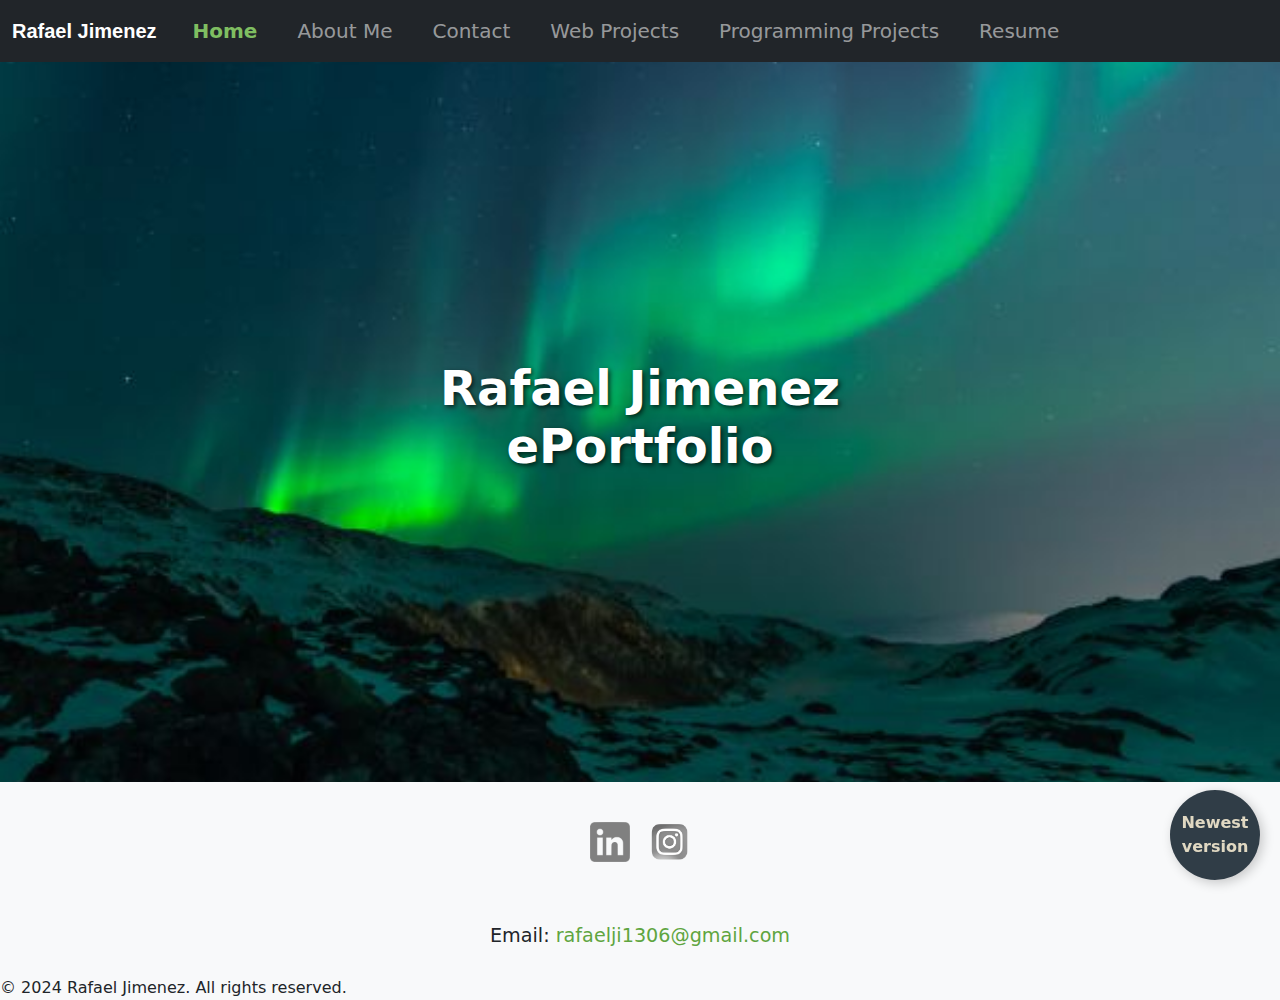
<file: 1.0/index.html>
<!doctype html>
<html lang="en">
<head>
    <meta charset="utf-8">
    <meta name="viewport" content="width=device-width, initial-scale=1">
    <title>Rafael Jimenez ePortfolio</title>

    <link href="https://cdn.jsdelivr.net/npm/bootstrap@5.3.3/dist/css/bootstrap.min.css" rel="stylesheet" integrity="sha384-QWTKZyjpPEjISv5WaRU9OFeRpok6YctnYmDr5pNlyT2bRjXh0JMhjY6hW+ALEwIH" crossorigin="anonymous">
    
    <link href="styles.css" rel="stylesheet">
    
    <style>
        
        :root {
            --top-section-height: 80vh;  
        }

        
        .top-section {
            background-image: url('images/img_lights.jpg'); 
            background-size: cover;  
            background-position: center;  
            height: var(--top-section-height);  
            color: white;  
            display: flex;
            justify-content: center;
            align-items: center;
            flex-direction: column; 
        }

        
        .top-section h1 {
            font-size: 3rem;
            font-weight: bold;
            text-align: center;
            text-shadow: 2px 2px 5px rgba(0, 0, 0, 0.7);  
        }

        
        .content-container {
            display: flex;
            justify-content: space-between;
            align-items: center;
            padding: 20px;
        }

        
        .video-container {
            flex: 1;
            margin-right: 20px;
        }

        
        .text-container {
            flex: 1;
            padding: 20px;
        }

        
        .video-container video {
            width: 100%;
            height: auto;
        }

        
        .text-container h2 {
            font-size: 2rem;
            margin-bottom: 20px;
        }

        .text-container p {
            font-size: 1rem;
            line-height: 1.5;
        }

        
        .social-media {
            display: flex;
            justify-content: center;
            gap: 20px;
            margin-top: 40px;
        }

        
        .contact-info {
            background-color: #f8f9fa;
            padding: 20px;
            margin-top: 40px;
            display: flex;
            flex-direction: column;
            align-items: center; 
            justify-content: center; 
        }
        .contact-info p {
            font-size: 1.2rem;
            margin-bottom: 5px;
            margin-top: 0px;
        }

        /* Main floating button */
.fixed-button {
    position: fixed;
    bottom: 20px;
    right: 20px;
    width: 12vw; /* Adjusted width for better scaling */
    height: 12vw; /* Maintain circular shape */
    max-width: 90px; /* Adjust max-width for smaller screens */
    max-height: 90px; /* Adjust max-height for smaller screens */
    background-color: #303d47;
    color: #e0d8c2;
    border: none;
    font-size: 2vw; /* Scales based on screen size */
    font-weight: bold;
    border-radius: 50%;
    cursor: pointer;
    box-shadow: 3px 3px 12px rgba(0, 0, 0, 0.2);
    transition: background-color 0.3s ease, transform 0.2s ease;
    display: flex;
    justify-content: center;
    align-items: center; /* Center the text */
    text-align: center;
    padding: 0;
    overflow: hidden; /* Hide overflow text */
    white-space: nowrap; /* Prevent text from wrapping */
    text-overflow: ellipsis; /* Add ellipsis if text overflows */
}

/* Hover effect for the main button */
.fixed-button:hover {
    background-color: #536878;
    transform: scale(1.1);
}

/* Extra button container */
.hidden-buttons {
    position: fixed;
    bottom: 120px; /* Increased the distance from the main button */
    right: 20px;
    display: none;  /* Hidden by default */
    opacity: 0;
    visibility: hidden;
    transform: translateY(20px);
    transition: opacity 0.3s ease, transform 0.3s ease;
}

/* Style for the extra button */
.hidden-buttons button {
    width: 10vw; /* Adjusted for better scaling */
    height: 10vw; /* Maintain circular shape */
    max-width: 80px; /* Adjust max size */
    max-height: 80px; /* Adjust max size */
    border-radius: 50%;
    border: none;
    background-color: #536878;
    color: white;
    font-size: 3vw; /* Scales better on different devices */
    font-weight: bold;
    cursor: pointer;
    box-shadow: 2px 2px 10px rgba(0, 0, 0, 0.2);
    transition: background-color 0.3s ease, transform 0.2s ease;
    display: flex;
    justify-content: center;
    align-items: center; /* Center the text */
    text-align: center;
    padding: 0;
    overflow: hidden; /* Hide overflow text */
    white-space: nowrap; /* Prevent text from wrapping */
    text-overflow: ellipsis; /* Add ellipsis if text overflows */
}

/* Hover effect for the extra button */
.hidden-buttons button:hover {
    background-color: #536878;
    transform: scale(1.1);
}

/* Active state to show the extra button */
.hidden-buttons.active {
    display: block;
    opacity: 1;
    visibility: visible;
    transform: translateY(0);
}

/* Styling for the anchor link within the button */
.hidden-buttons a {
    text-decoration: none;  /* Removes underline */
    display: block;  /* Ensures the link is clickable */
}

.hidden-buttons a button {
    width: 10vw; /* Adjusted size for consistency */
    height: 10vw; /* Maintain circular shape */
    max-width: 80px; /* Adjust max size */
    max-height: 80px; /* Adjust max size */
    font-size: 2.5vw; /* Scales well with screen size */
    font-weight: bold;
    overflow: hidden; /* Hide overflow text */
    white-space: nowrap; /* Prevent text from wrapping */
    text-overflow: ellipsis; /* Add ellipsis if text overflows */
}

/* Hover effect for the extra button (anchor) */
.hidden-buttons a button:hover {
    background-color: #536878;
    transform: scale(1.1);
}

/* Media Query for larger screens */
@media screen and (min-width: 768px) {
    .fixed-button {
        font-size: 1em; /* Adjust font size for tablets and laptops */
    }

    .hidden-buttons button {
        font-size: 1.2em; /* Adjust font size for extra buttons */
    }

    .hidden-buttons a button {
        font-size: 1.2em; /* Adjust font size for extra buttons */
    }
}

/* Media Query for small screens */
@media screen and (max-width: 480px) {
    .fixed-button {
        font-size: 2.5em; /* Larger font size for very small screens */
        width: 20vw; /* Larger button for mobile */
        height: 20vw;
    }

    .hidden-buttons button {
        font-size: 2.5em; /* Larger font size for extra buttons */
        width: 20vw;
        height: 20vw;
    }

    .hidden-buttons a button {
        font-size: 2.3em; /* Larger font size for anchor buttons */
        width: 18vw;
        height: 18vw;
    }
}

    </style>
</head>
<body class="bg-light">

    
    <nav class="navbar navbar-expand-lg navbar-dark bg-dark">
        <div class="container-fluid">
            <a class="navbar-brand" href="index.html">Rafael Jimenez</a>
            <button class="navbar-toggler" type="button" data-bs-toggle="collapse" data-bs-target="#navbarNav" aria-controls="navbarNav" aria-expanded="false" aria-label="Toggle navigation">
                <span class="navbar-toggler-icon"></span>
            </button>
            <div class="collapse navbar-collapse" id="navbarNav">
                <ul class="navbar-nav">
                    <li class="nav-item">
                        <a class="nav-link active" href="index.html">Home</a>
                    </li>
                    <li class="nav-item">
                        <a class="nav-link" href="AboutMe.html">About Me</a>
                    </li>
                    <li class="nav-item">
                        <a class="nav-link" href="Contact.html">Contact</a>
                    </li>
                    <li class="nav-item">
                        <a class="nav-link" href="WebProjects.html">Web Projects</a>
                    </li>
                    <li class="nav-item">
                        <a class="nav-link" href="Programmingprojects.html">Programming Projects</a>
                    </li>
                    <li class="nav-item">
                        <a class="nav-link" href="Resume.html">Resume</a>
                    </li>
                </ul>
            </div>
        </div>
    </nav>

    
    <div class="top-section">
        <h1>Rafael Jimenez <br> ePortfolio</h1>
    </div>
    
    <div class="social-media">
    <a href="https://www.linkedin.com/in/rafael-jimenez-57ab33334/" target="_blank">
        <img src="images/linkeding logo.png" alt="LinkedIn" class="social-icon">
    </a>
    <a href="https://www.instagram.com/rafael_j21/" target="_blank">
        <img src="images/instagram-gris.png" alt="Instagram" class="social-icon">
    </a>
    </div>


    <button class="fixed-button" onclick="toggleButtons()">Newest <br> version</button>

<div class="hidden-buttons" id="extraButtons">
    <a class="nav-link" href="">
        <button>1.5</button>
    </a>
</div>


<script>
    function toggleButtons() {
        let buttons = document.getElementById("extraButtons");
        buttons.classList.toggle("active");
    }

    // Optional: Close buttons when clicking outside
    document.addEventListener("click", function(event) {
        let button = document.querySelector(".fixed-button");
        let buttons = document.getElementById("extraButtons");

        if (!button.contains(event.target) && !buttons.contains(event.target)) {
            buttons.classList.remove("active");
        }
    });
</script>




    
    <div class="contact-info">
        <p>Email: <a href="mailto:rafaelji1306@gmail.com">rafaelji1306@gmail.com</a></p>
    </div>

    
    <script src="https://cdn.jsdelivr.net/npm/bootstrap@5.3.3/dist/js/bootstrap.bundle.min.js"></script>

    <footer>
        <p>&copy; 2024 Rafael Jimenez. All rights reserved.</p>
    </footer>

</body>
</html>
</file>
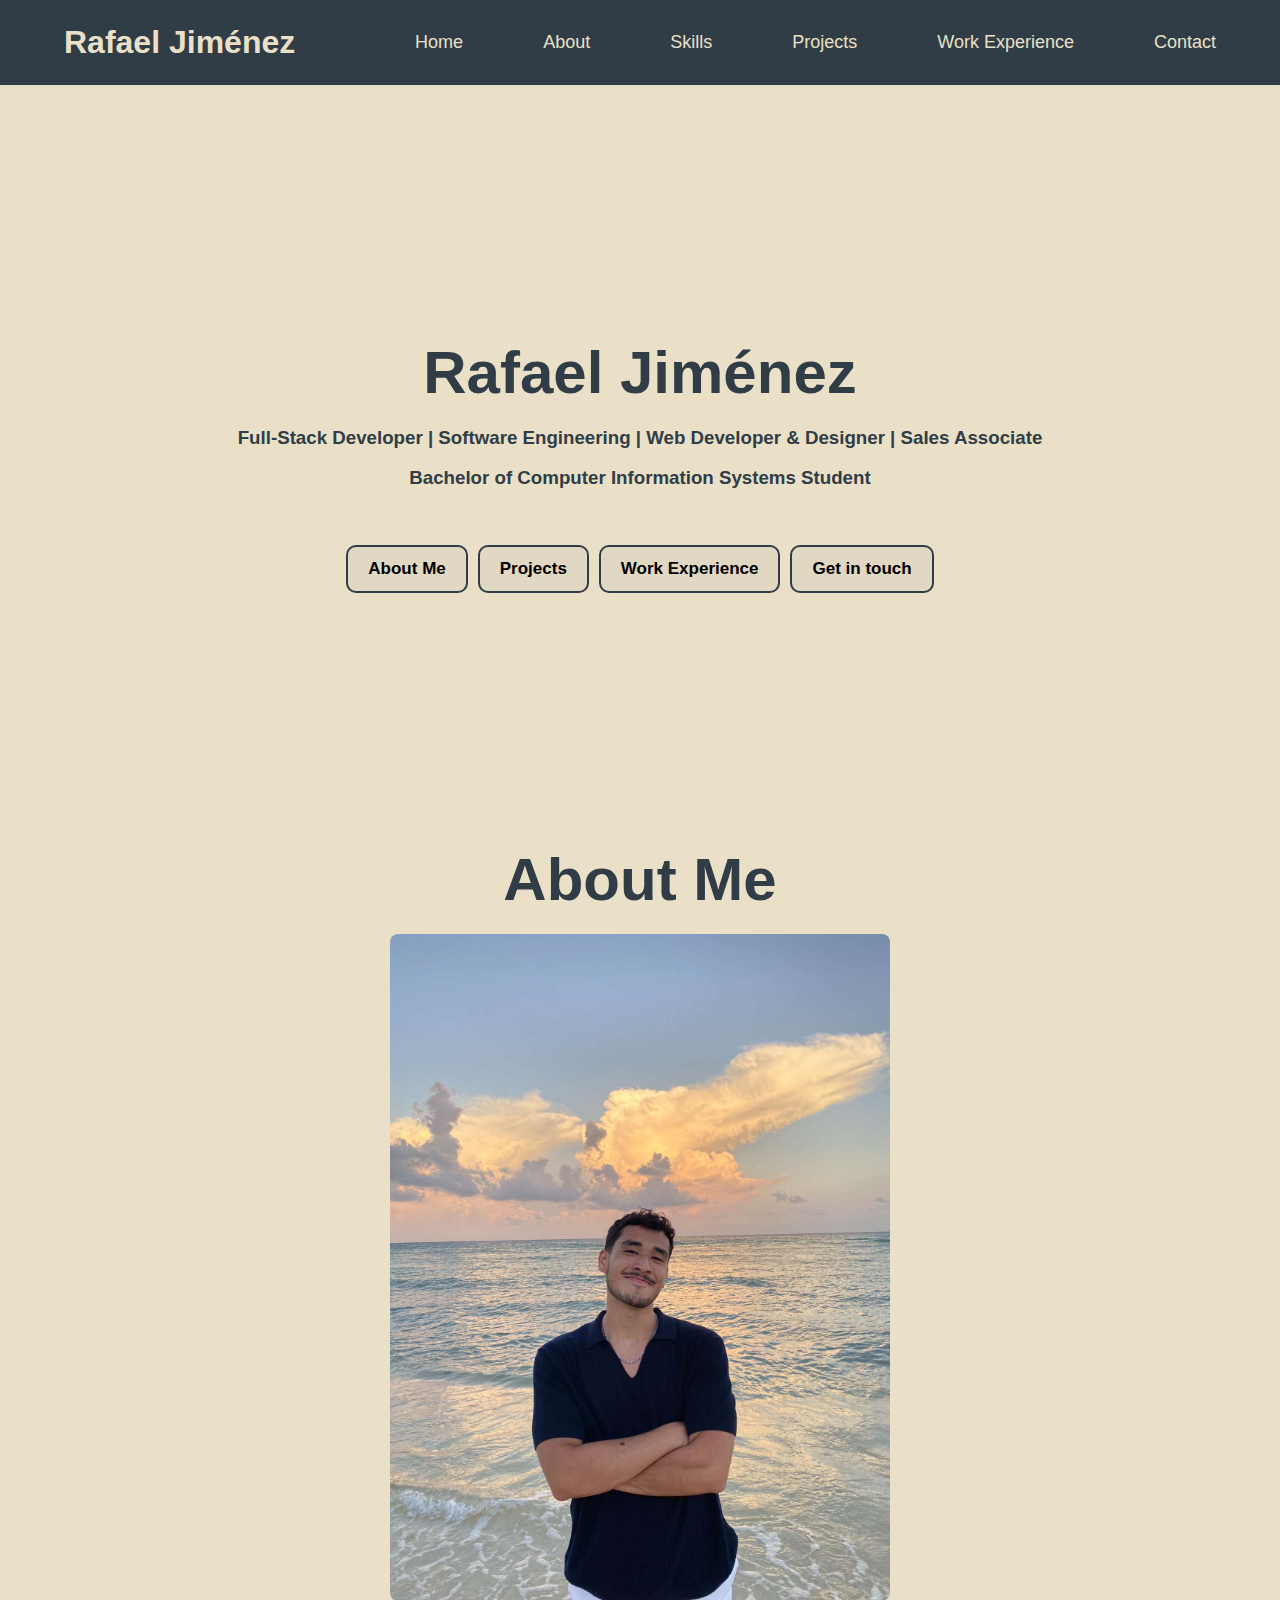
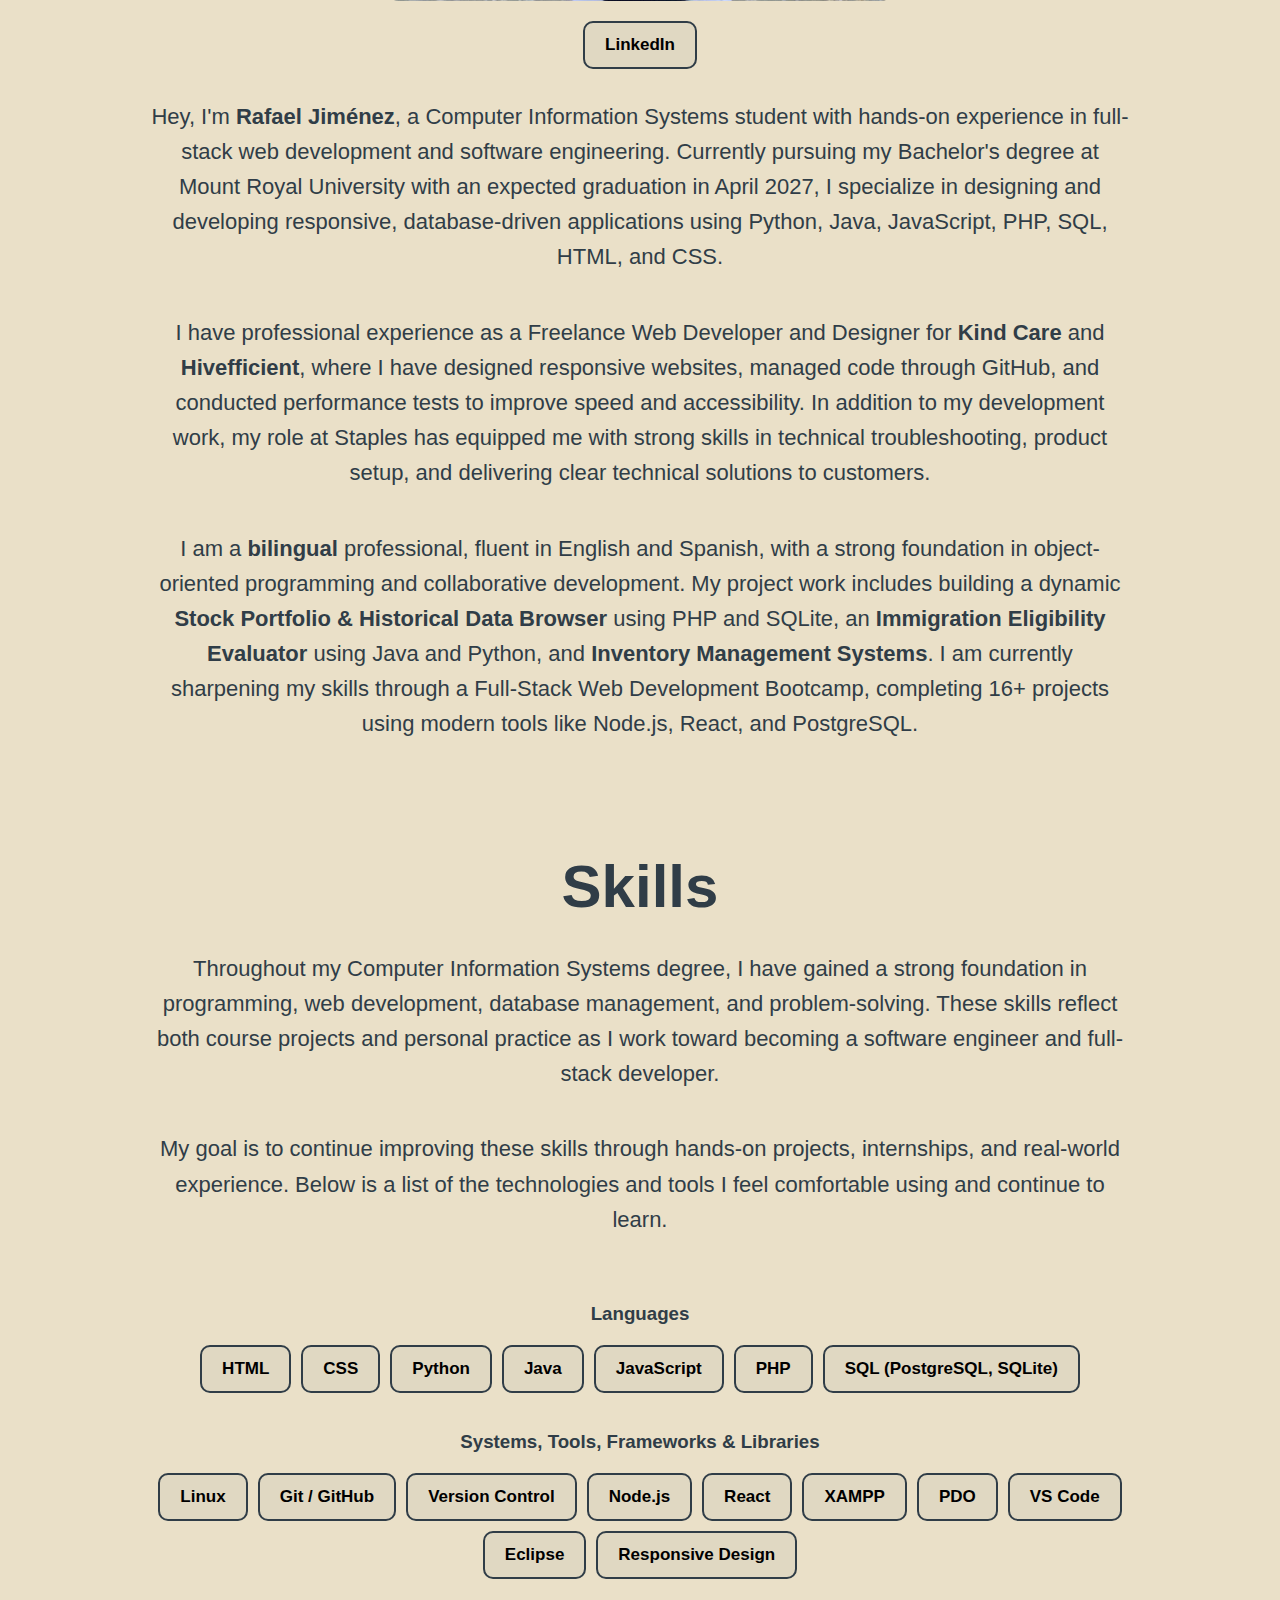
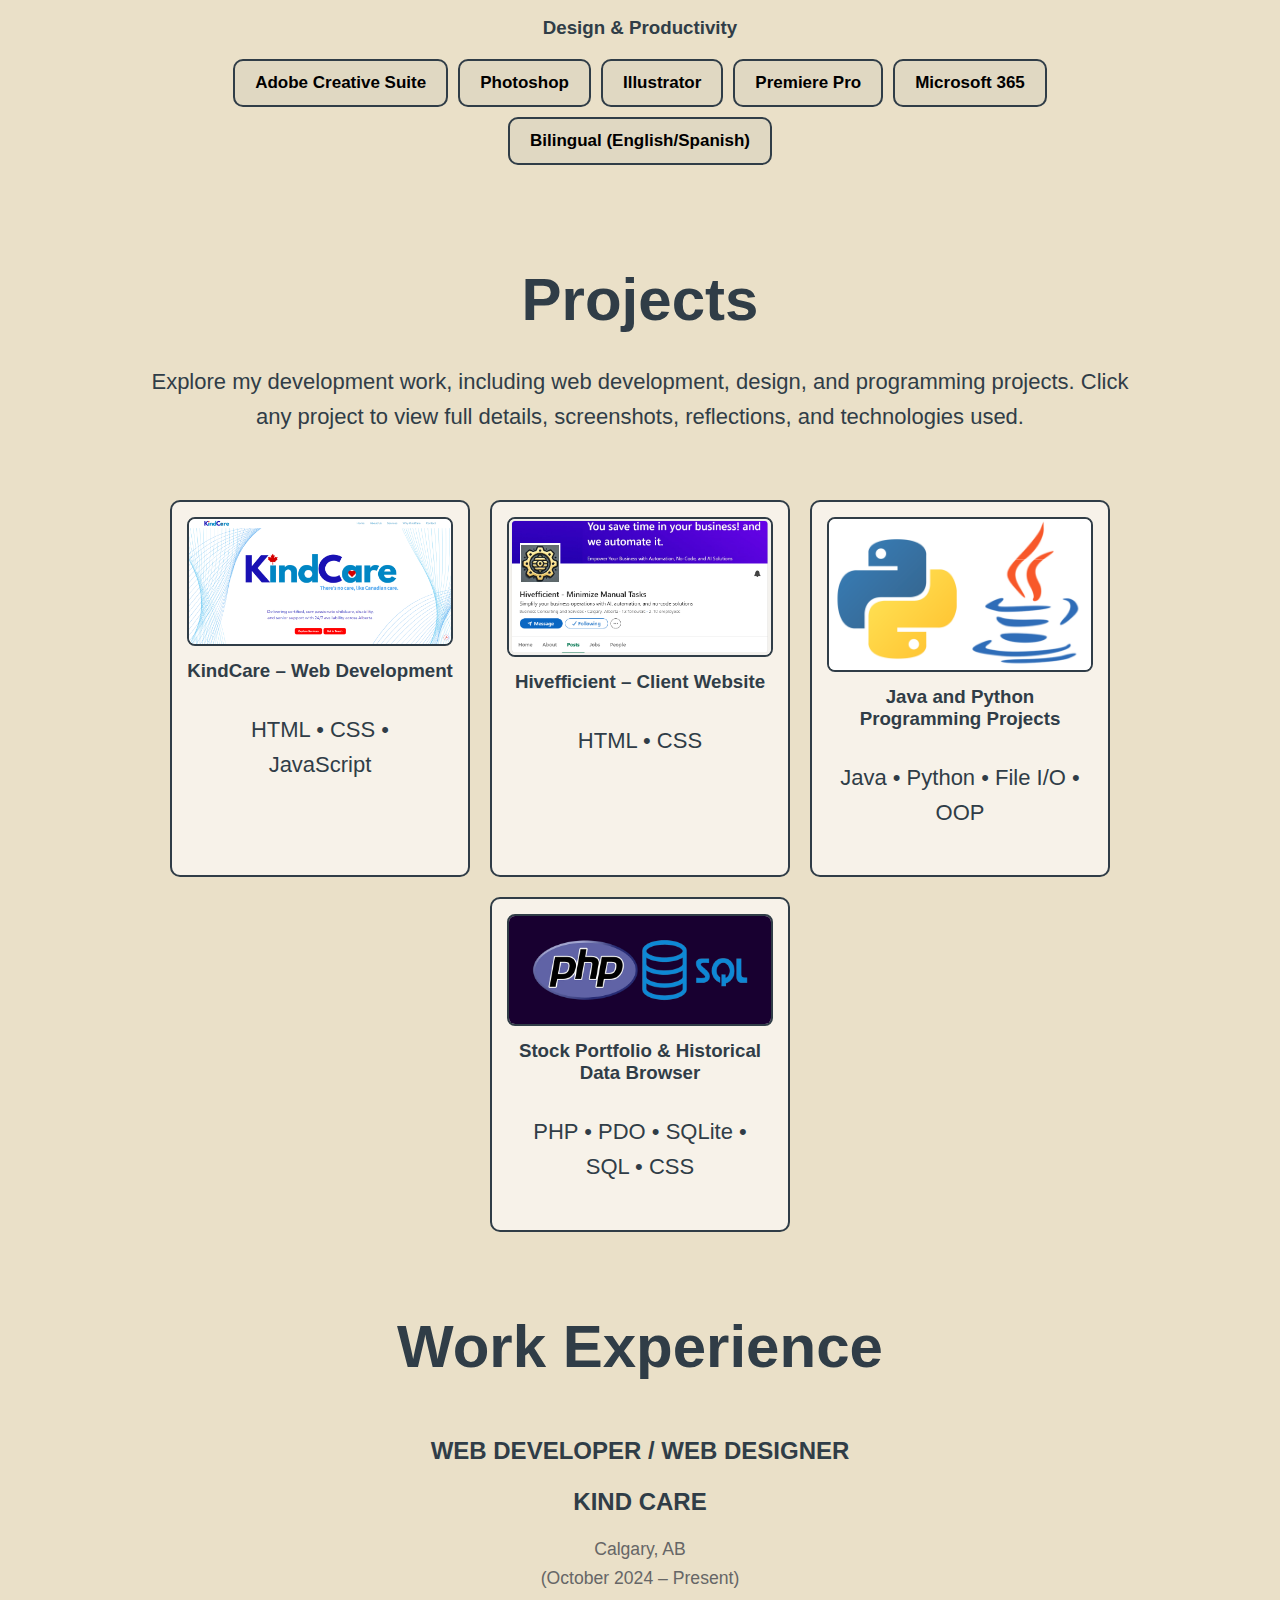
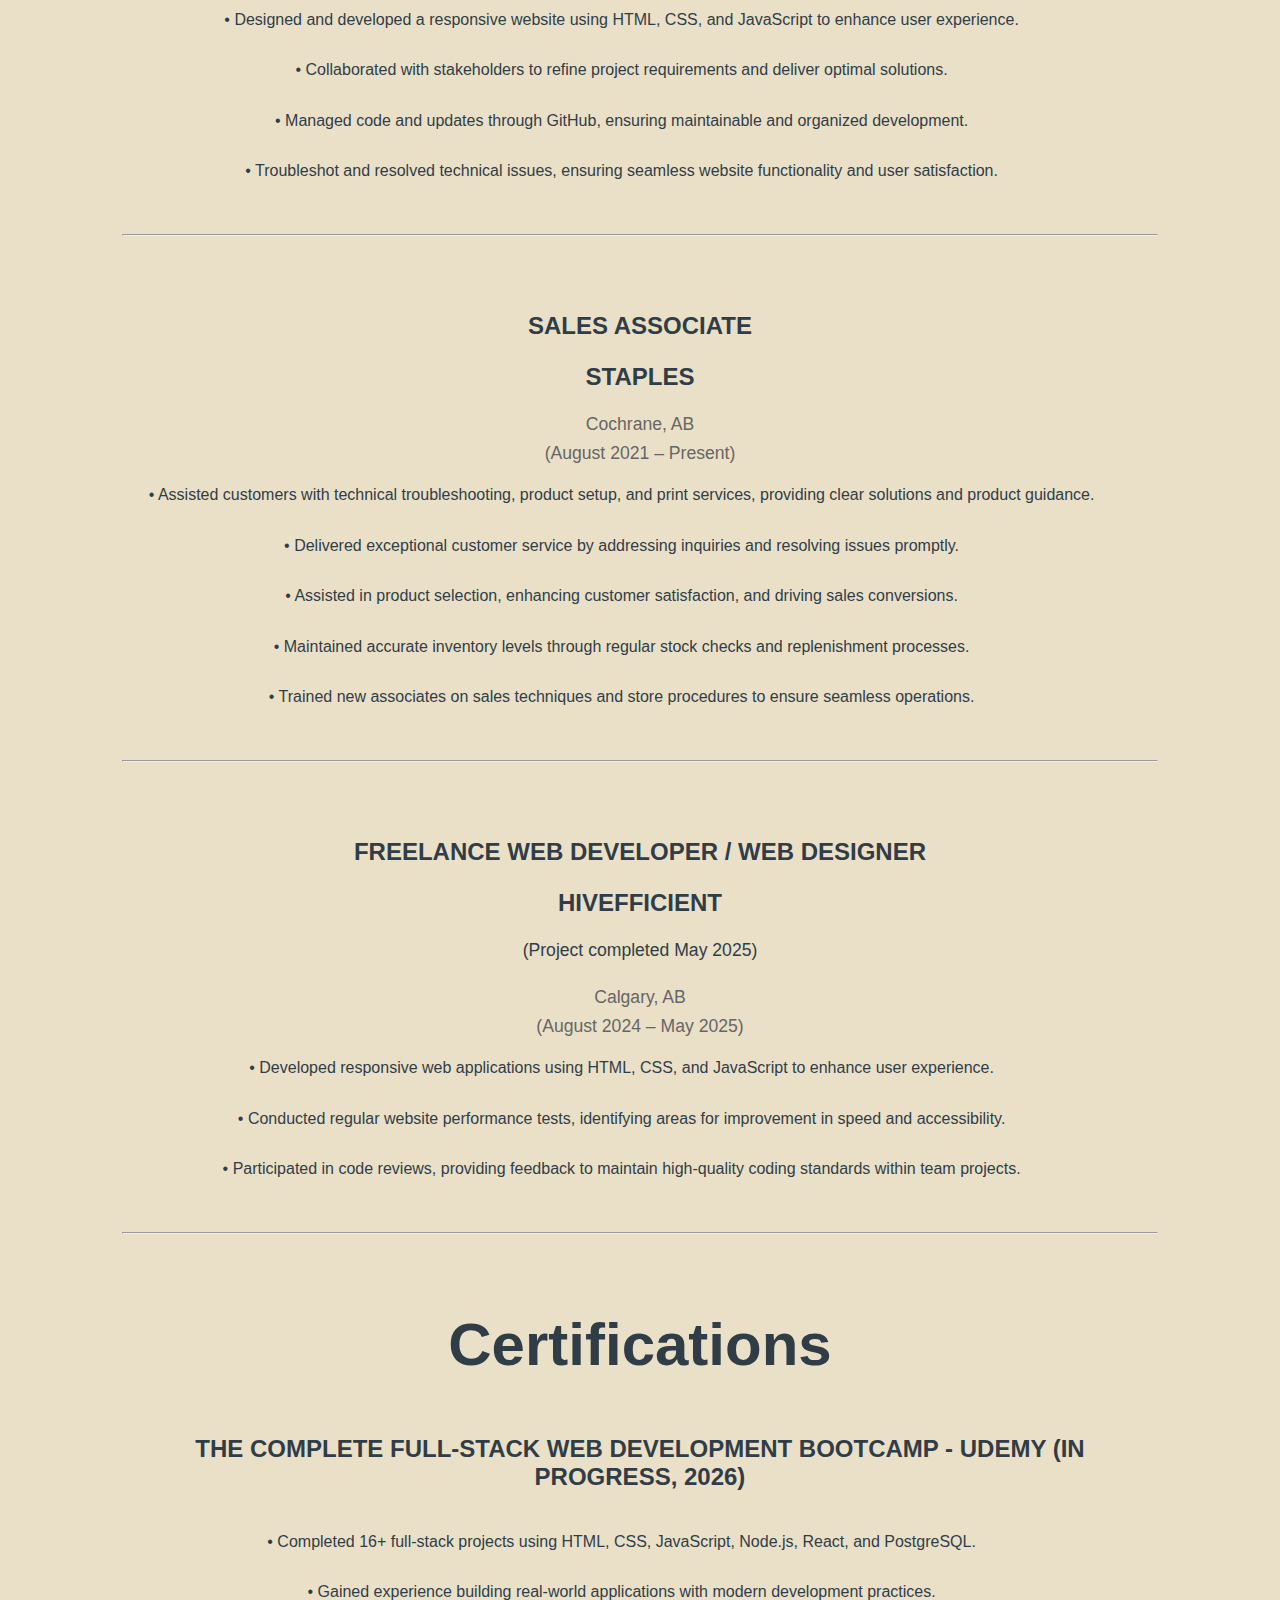
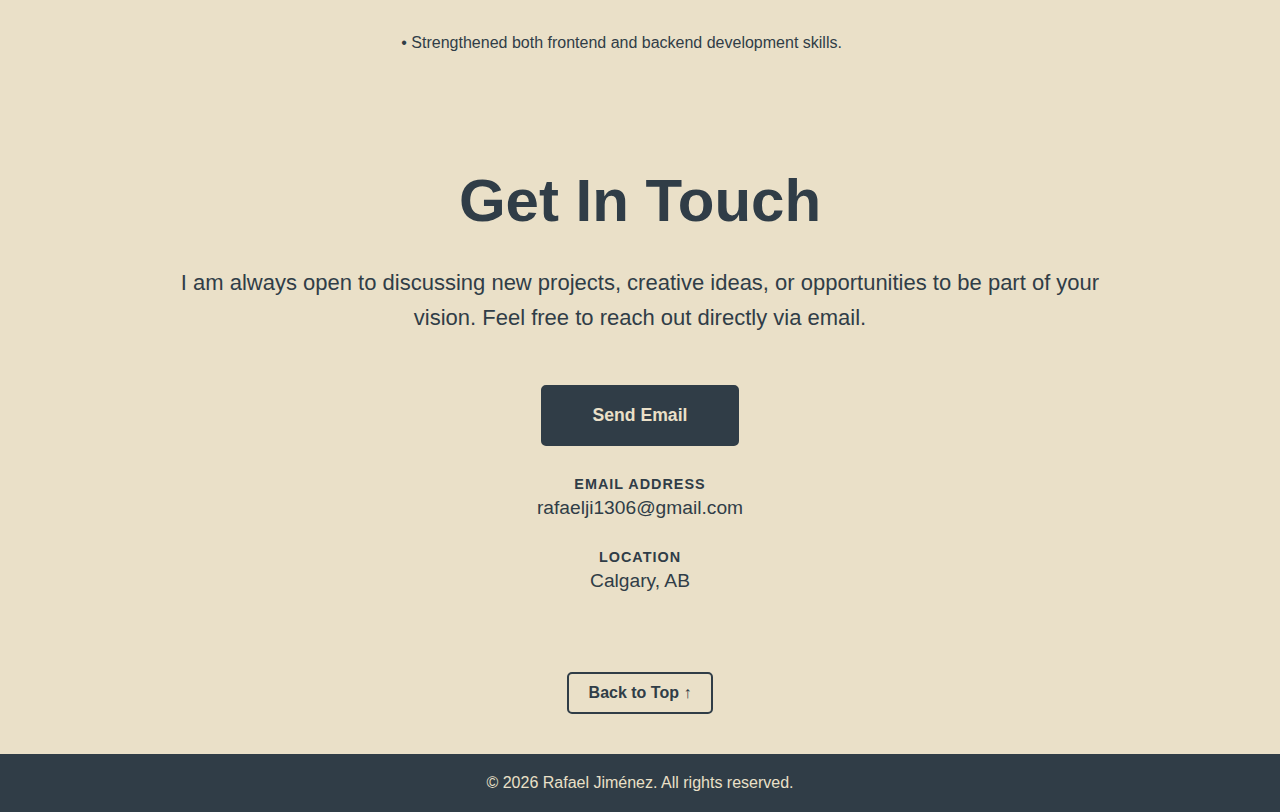
<file: rafael-jimenez-A3-main/index.html>
<!DOCTYPE html>
<html lang="en">
<head>
    <meta charset="UTF-8">
    <meta name="viewport" content="width=device-width, initial-scale=1.0">
    <title>Home - Rafael Jiménez</title>
    <link rel="stylesheet" href="css/styles.css">
</head>
<body>

<header>
        <a href="#home"><h1>Rafael Jiménez</h1></a>
        <nav>
            <div class="hamburger" onclick="toggleMenu()">☰</div>
            <ul id="nav-menu">
                <li><a href="#home">Home</a></li>
                <li><a href="#about">About</a></li>
                <li><a href="#Skills">Skills</a></li>
                <li><a href="#projects">Projects</a></li>
                <li><a href="#Work-Experience">Work Experience</a></li>
                <li><a href="#contact">Contact</a></li>
            </ul>
        </nav>
    </header>

<main> 
        <section id="home" class="hero">
            <div class="container">
                <h2>Rafael Jiménez</h2>
                <h3>Full-Stack Developer | Software Engineering | Web Developer & Designer | Sales Associate</h3>
                <br>
                <h3>Bachelor of Computer Information Systems Student</h3>
                <br><br>
                <div class="button-container">
                    <a href="#about"><button><span class="button_top">About Me</span></button></a>
                    <a href="#projects"><button><span class="button_top">Projects</span></button></a>
                    <a href="#Work-Experience"><button><span class="button_top">Work Experience</span></button></a>
                    <a href="#contact"><button><span class="button_top">Get in touch</span></button></a>
                </div>
            </div>
        </section>

        <script>
           function toggleMenu() {
    let menu = document.getElementById("nav-menu");
    let hamburger = document.querySelector(".hamburger");
    
    menu.classList.toggle("active");
    
    // This swaps the symbol
    if (menu.classList.contains("active")) {
        hamburger.innerHTML = "✕"; // The "X" symbol
    } else {
        hamburger.innerHTML = "☰"; // The hamburger symbol
    }
}

document.querySelectorAll('#nav-menu a').forEach(link => {
    link.addEventListener('click', () => {
        let menu = document.getElementById("nav-menu");
        let hamburger = document.querySelector(".hamburger");
        
        menu.classList.remove("active");
        hamburger.innerHTML = "☰"; // Resets the icon when a link is clicked
    });
});
        </script>

        <section id="about">
            <div class="container">
                <h2>About Me</h2>
                <div class="photo-container">
                    <img src="images/IMG_3836.jpeg" alt="Rafael Jiménez photo" class="about-photo">
                </div>
                <div class="social-media">
                    <a href="https://www.linkedin.com/in/rafael-jimenez5/" target="_blank" aria-label="LinkedIn">
                        <button><span class="button_top">LinkedIn</span></button>
                    </a>
                </div>
                <p> Hey, I'm <strong>Rafael Jiménez</strong>, a Computer Information Systems student with hands-on experience in full-stack web development and software engineering. 
                    Currently pursuing my Bachelor's degree at Mount Royal University with an expected graduation in April 2027, I specialize in designing and developing responsive, database-driven applications using Python, Java, JavaScript, PHP, SQL, HTML, and CSS.
                </p> 
                <p> I have professional experience as a Freelance Web Developer and Designer for <strong>Kind Care</strong> and <strong>Hivefficient</strong>, where I have designed responsive websites, managed code through GitHub, and conducted performance tests to improve speed and accessibility. 
                    In addition to my development work, my role at Staples has equipped me with strong skills in technical troubleshooting, product setup, and delivering clear technical solutions to customers.
                </p>
                <p> I am a <strong>bilingual</strong> professional, fluent in English and Spanish, with a strong foundation in object-oriented programming and collaborative development. 
                    My project work includes building a dynamic <strong>Stock Portfolio & Historical Data Browser</strong> using PHP and SQLite, an <strong>Immigration Eligibility Evaluator</strong> using Java and Python, and <strong>Inventory Management Systems</strong>. 
                    I am currently sharpening my skills through a Full-Stack Web Development Bootcamp, completing 16+ projects using modern tools like Node.js, React, and PostgreSQL.
                </p>
            </div>
        </section>

        <section id="Skills">
            <div class="container">
        <h2>Skills</h2>

        <p>
            Throughout my Computer Information Systems degree, I have gained a strong foundation 
            in programming, web development, database management, and problem-solving.  
            These skills reflect both course projects and personal practice as I work toward 
            becoming a software engineer and full-stack developer.
        </p>

        <p>
            My goal is to continue improving these skills through hands-on projects, internships, 
            and real-world experience. Below is a list of the technologies and tools I feel 
            comfortable using and continue to learn.
        </p>
        <br><br>
        <h3>Languages</h3>
<div class="button-container">
    <button><span class="button_top">HTML</span></button>
    <button><span class="button_top">CSS</span></button>
    <button><span class="button_top">Python</span></button>
    <button><span class="button_top">Java</span></button>
    <button><span class="button_top">JavaScript</span></button>
    <button><span class="button_top">PHP</span></button>
    <button><span class="button_top">SQL (PostgreSQL, SQLite)</span></button>
</div>
<br>
<h3>Systems, Tools, Frameworks & Libraries</h3>
<div class="button-container">
    <button><span class="button_top">Linux</span></button>
    <button><span class="button_top">Git / GitHub</span></button>
    <button><span class="button_top">Version Control</span></button>
    <button><span class="button_top">Node.js</span></button>
    <button><span class="button_top">React</span></button>
    <button><span class="button_top">XAMPP</span></button>
    <button><span class="button_top">PDO</span></button>
    <button><span class="button_top">VS Code</span></button>
    <button><span class="button_top">Eclipse</span></button>
    <button><span class="button_top">Responsive Design</span></button>
</div>
<br>
<h3>Design & Productivity</h3>
<div class="button-container">
    <button><span class="button_top">Adobe Creative Suite</span></button>
    <button><span class="button_top">Photoshop</span></button>
    <button><span class="button_top">Illustrator</span></button>
    <button><span class="button_top">Premiere Pro</span></button>
    <button><span class="button_top">Microsoft 365</span></button>
    <button><span class="button_top">Bilingual (English/Spanish)</span></button>
</div>
    </div>
</section>

        <section id="projects">
            <div class="container">
        <h2>Projects</h2>
        <p>Explore my development work, including web development, design, and programming projects.  
           Click any project to view full details, screenshots, reflections, and technologies used.</p>

        <br><br>

        <!-- PROJECT GRID -->
        <div class="project-grid">

            <!-- CARD 1 -->
            <a href="project-kindcare.html" class="project-card">
                <img src="images/KCmainpage.png" alt="KindCare Preview">
                <h3>KindCare – Web Development</h3>
                <p>HTML • CSS • JavaScript</p>
            </a>

            <!-- CARD 2 -->
            <a href="project-hivefficient.html" class="project-card">
                <img src="images/hivefficientlinkedin.png" alt="Hivefficient Preview">
                <h3>Hivefficient – Client Website</h3>
                <p>HTML • CSS</p>
            </a>

            <!-- CARD 3 -->
            <a href="project-school.html" class="project-card">
                <img src="images/pythonandjava.png" alt="Java Projects Preview">
                <h3>Java and Python Programming Projects</h3>
                <p>Java • Python • File I/O • OOP</p>
            </a>

            <!-- CARD 4 -->
            <a href="project-stock.html" class="project-card">
                <img src="images/php-sql.jpg" alt="Stock Portfolio & Historical Data Browser Preview">
                <h3>Stock Portfolio & Historical Data Browser</h3>
                <p>PHP • PDO • SQLite • SQL • CSS</p>
            </a>

        </div>
    </div>
</section>

        <section id="Work-Experience">
    <div class="container">
        <h2>Work Experience</h2>
        <br><br>

        <div class="job">
            <h3>Web Developer / Web Designer</h3>
            <br>
            <h3>Kind Care</h3>
            <br>
            <h4>Calgary, AB</h4>
            <h4>(October 2024 – Present)</h4>
            <p>• Designed and developed a responsive website using HTML, CSS, and JavaScript to enhance user experience.</p>
            <p>• Collaborated with stakeholders to refine project requirements and deliver optimal solutions.</p>
            <p>• Managed code and updates through GitHub, ensuring maintainable and organized development.</p>
            <p>• Troubleshot and resolved technical issues, ensuring seamless website functionality and user satisfaction.</p>
        </div>

        <hr class="job-separator">
        <br><br>

        <div class="job">
            <h3>Sales Associate</h3>
            <br>
            <h3>Staples</h3>
            <br>
            <h4>Cochrane, AB</h4>
            <h4>(August 2021 – Present)</h4>
            <p>• Assisted customers with technical troubleshooting, product setup, and print services, providing clear solutions and product guidance.</p>
            <p>• Delivered exceptional customer service by addressing inquiries and resolving issues promptly.</p>
            <p>• Assisted in product selection, enhancing customer satisfaction, and driving sales conversions.</p>
            <p>• Maintained accurate inventory levels through regular stock checks and replenishment processes.</p>
            <p>• Trained new associates on sales techniques and store procedures to ensure seamless operations.</p>
        </div>

        <hr class="job-separator">
        <br><br>

        <div class="job">
            <h3>Freelance Web Developer / Web Designer</h3>
            <br>
            <h3>Hivefficient</h3>
            <br>
            <h5>(Project completed May 2025)</h5>
            <br>
            <h4>Calgary, AB</h4>
            <h4>(August 2024 – May 2025)</h4>
            <p>• Developed responsive web applications using HTML, CSS, and JavaScript to enhance user experience.</p>
            <p>• Conducted regular website performance tests, identifying areas for improvement in speed and accessibility.</p>
            <p>• Participated in code reviews, providing feedback to maintain high-quality coding standards within team projects.</p>
        </div>
        <hr class="job-separator">
        <br><br>

        <!-- Certifications -->
        <h2>Certifications</h2>
        <br><br>

        <div class="job">
            <h3>The Complete Full-Stack Web Development Bootcamp - Udemy (In Progress, 2026)</h3>
            <br>
            <p>• Completed 16+ full-stack projects using HTML, CSS, JavaScript, Node.js, React, and PostgreSQL.</p>
            <p>• Gained experience building real-world applications with modern development practices.</p>
            <p>• Strengthened both frontend and backend development skills.</p>
        </div>

    </div>
</section>

        <section id="contact">
    <div class="container">
        <h2>Get In Touch</h2>
        <p>
            I am always open to discussing new projects, creative ideas, or opportunities to be part of your vision. 
            Feel free to reach out directly via email.
        </p>
        
        <div class="contact-wrapper">
            <a href="mailto:rafaelji1306@gmail.com?subject=Inquiry%20from%20Portfolio" class="email-button">
                Send Email
            </a>

            <div class="contact-details">
                <span class="detail-label">Email Address</span>
                <span class="detail-value">rafaelji1306@gmail.com</span>
            </div>

            <div class="contact-details">
                <span class="detail-label">Location</span>
                <span class="detail-value">Calgary, AB</span>
            </div>
        </div>
    </div>
</section>

    <div class="top-container">
    <a href="#home" class="simple-top-btn">Back to Top ↑</a>
</div>

    </main>

    <footer>
        © 2026 Rafael Jiménez. All rights reserved.
    </footer>


</body>
</html>
</file>
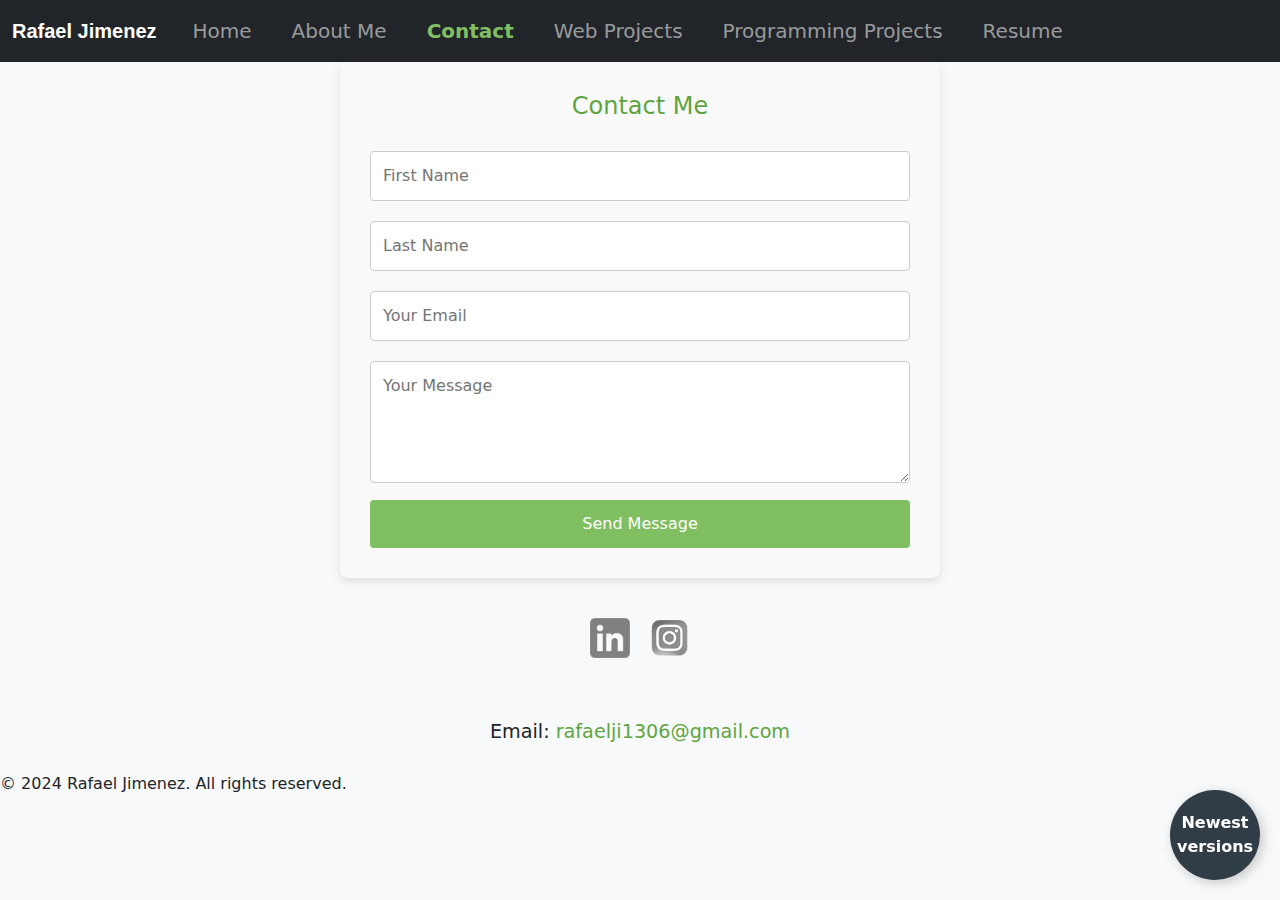
<file: Contact.html>
<!doctype html>
<html lang="en">
<head>
    <meta charset="utf-8">
    <meta name="viewport" content="width=device-width, initial-scale=1">
    <title>Rafael Jimenez ePortfolio</title>

    <link href="https://cdn.jsdelivr.net/npm/bootstrap@5.3.3/dist/css/bootstrap.min.css" rel="stylesheet" integrity="sha384-QWTKZyjpPEjISv5WaRU9OFeRpok6YctnYmDr5pNlyT2bRjXh0JMhjY6hW+ALEwIH" crossorigin="anonymous">

    <link href="styles1.0.css" rel="stylesheet">
    
    <style>

        :root {
            --top-section-height: 80vh;  
        }


        .top-section {
            background-image: url('images/IMG_1409.jpeg'); 
            background-size: cover; 
            background-position: center;  
            height: var(--top-section-height);  
            color: white;  
            display: flex;
            justify-content: center;
            align-items: center;
            flex-direction: column; 
        }

        
        .top-section h1 {
            font-size: 3rem;
            font-weight: bold;
            text-align: center;
            text-shadow: 2px 2px 5px rgba(0, 0, 0, 0.7);  
        }

        
        .content-container {
            display: flex;
            justify-content: space-between;
            align-items: center;
            padding: 20px;
        }

        
        .video-container {
            flex: 1;
            margin-right: 20px;
        }

        
        .text-container {
            flex: 1;
            padding: 20px;
        }

        
        .video-container video {
            width: 100%;
            height: auto;
        }

        
        .text-container h2 {
            font-size: 2rem;
            margin-bottom: 20px;
        }

        .text-container p {
            font-size: 1rem;
            line-height: 1.5;
        }

        
        .social-media {
            display: flex;
            justify-content: center;
            gap: 20px;
            margin-top: 40px;
        }

        
        .contact-info {
            background-color: #f8f9fa;
            padding: 20px;
            margin-top: 40px;
            display: flex;
            flex-direction: column;
            align-items: center; 
            justify-content: center; 
        }
        .contact-info p {
            font-size: 1.2rem;
            margin-bottom: 5px;
            margin-top: 0px;
        }
        
        
        .formbold-main {
            width: 100%;
            max-width: 600px;
            margin: 0 auto;
            padding: 30px;
            background-color: #f9f9f9;
            border-radius: 8px;
            box-shadow: 0px 4px 8px rgba(0, 0, 0, 0.1);
        }

        .formbold-form-title {
            font-size: 24px;
            margin-bottom: 20px;
            text-align: center;
        }

        .formbold-input {
            width: 100%;
            padding: 12px;
            margin: 10px 0;
            border-radius: 4px;
            border: 1px solid #ccc;
            box-sizing: border-box;
            font-size: 16px;
        }

        .formbold-btn {
            background-color: #7fbe61;
            color: white;
            border: none;
            padding: 12px 20px;
            font-size: 16px;
            cursor: pointer;
            border-radius: 4px;
            width: 100%;
        }

        .formbold-btn:hover {
            background-color: #5fa53f;
        }

       
        @media (max-width: 768px) {
            .formbold-main {
                padding: 20px;
            }

            .formbold-input, .formbold-btn {
                font-size: 14px;
                padding: 10px;
            }
        }
                /* Main floating button */
.fixed-button {
    position: fixed;
    bottom: 20px;
    right: 20px;
    width: 12vw; /* Adjusted width for better scaling */
    height: 12vw; /* Maintain circular shape */
    max-width: 90px; /* Adjust max-width for smaller screens */
    max-height: 90px; /* Adjust max-height for smaller screens */
    background-color: #303d47;
    color: #ffffff;
    border: none;
    font-size: 2vw; /* Scales based on screen size */
    font-weight: bold;
    border-radius: 50%;
    cursor: pointer;
    box-shadow: 3px 3px 12px rgba(0, 0, 0, 0.2);
    transition: background-color 0.3s ease, transform 0.2s ease;
    display: flex;
    justify-content: center;
    align-items: center; /* Center the text */
    text-align: center;
    padding: 0;
    overflow: hidden; /* Hide overflow text */
    white-space: nowrap; /* Prevent text from wrapping */
    text-overflow: ellipsis; /* Add ellipsis if text overflows */
}

/* Hover effect for the main button */
.fixed-button:hover {
    background-color: #536878;
    transform: scale(1.1);
}

/* Extra button container */
.hidden-buttons {
    position: fixed;
    bottom: 120px; /* Increased the distance from the main button */
    right: 20px;
    display: none;  /* Hidden by default */
    opacity: 0;
    visibility: hidden;
    transform: translateY(20px);
    transition: opacity 0.3s ease, transform 0.3s ease;
}

/* Style for the extra button */
.hidden-buttons button {
    width: 10vw; /* Adjusted for better scaling */
    height: 10vw; /* Maintain circular shape */
    max-width: 80px; /* Adjust max size */
    max-height: 80px; /* Adjust max size */
    border-radius: 50%;
    border: none;
    background-color: #536878;
    color: white;
    font-size: 3vw; /* Scales better on different devices */
    font-weight: bold;
    cursor: pointer;
    box-shadow: 2px 2px 10px rgba(0, 0, 0, 0.2);
    transition: background-color 0.3s ease, transform 0.2s ease;
    display: flex;
    justify-content: center;
    align-items: center; /* Center the text */
    text-align: center;
    padding: 0;
    overflow: hidden; /* Hide overflow text */
    white-space: nowrap; /* Prevent text from wrapping */
    text-overflow: ellipsis; /* Add ellipsis if text overflows */
}

/* Hover effect for the extra button */
.hidden-buttons button:hover {
    background-color: #536878;
    transform: scale(1.1);
}

/* Active state to show the extra button */
.hidden-buttons.active {
    display: block;
    opacity: 1;
    visibility: visible;
    transform: translateY(0);
}

/* Styling for the anchor link within the button */
.hidden-buttons a {
    text-decoration: none;  /* Removes underline */
    display: block;  /* Ensures the link is clickable */
}

.hidden-buttons a button {
    width: 10vw; /* Adjusted size for consistency */
    height: 10vw; /* Maintain circular shape */
    max-width: 80px; /* Adjust max size */
    max-height: 80px; /* Adjust max size */
    font-size: 2.5vw; /* Scales well with screen size */
    font-weight: bold;
    overflow: hidden; /* Hide overflow text */
    white-space: nowrap; /* Prevent text from wrapping */
    text-overflow: ellipsis; /* Add ellipsis if text overflows */
}

/* Hover effect for the extra button (anchor) */
.hidden-buttons a button:hover {
    background-color: #536878;
    transform: scale(1.1);
}

/* Media Query for larger screens */
@media screen and (min-width: 768px) {
    .fixed-button {
        font-size: 1em; /* Adjust font size for tablets and laptops */
    }

    .hidden-buttons button {
        font-size: 1.2em; /* Adjust font size for extra buttons */
    }

    .hidden-buttons a button {
        font-size: 1.2em; /* Adjust font size for extra buttons */
    }
}

/* Media Query for small screens */
@media screen and (max-width: 480px) {
    .fixed-button {
        font-size: 0.5em; /* Larger font size for very small screens */
        width: 20vw; /* Larger button for mobile */
        height: 20vw;
    }

    .hidden-buttons button {
        font-size: 0.5em; /* Larger font size for extra buttons */
        width: 20vw;
        height: 20vw;
    }

    .hidden-buttons a button {
        font-size: 0.5em; /* Larger font size for anchor buttons */
        width: 18vw;
        height: 18vw;
    }
}
    </style>
</head>
<body class="bg-light">

   
    <nav class="navbar navbar-expand-lg navbar-dark bg-dark">
        <div class="container-fluid">
            <a class="navbar-brand" href="index1.0.html">Rafael Jimenez</a>
            <button class="navbar-toggler" type="button" data-bs-toggle="collapse" data-bs-target="#navbarNav" aria-controls="navbarNav" aria-expanded="false" aria-label="Toggle navigation">
                <span class="navbar-toggler-icon"></span>
            </button>
            <div class="collapse navbar-collapse" id="navbarNav">
                <ul class="navbar-nav">
                    <li class="nav-item">
                        <a class="nav-link" href="index1.0.html">Home</a>
                    </li>
                    <li class="nav-item">
                        <a class="nav-link" href="AboutMe.html">About Me</a>
                    </li>
                    <li class="nav-item">
                        <a class="nav-link active" href="Contact.html">Contact</a>
                    </li>
                    <li class="nav-item">
                        <a class="nav-link" href="WebProjects.html">Web Projects</a>
                    </li>
                    <li class="nav-item">
                        <a class="nav-link" href="Programmingprojects.html">Programming Projects</a>
                    </li>
                    <li class="nav-item">
                        <a class="nav-link" href="Resume.html">Resume</a>
                    </li>
                </ul>
            </div>
        </div>
    </nav>


    <!-- Fixed "Past Versions" Button -->
<button class="fixed-button" onclick="toggleButtons()">Newest <br> versions</button>

<!-- Hidden "1.0" Button Container -->
<div class="hidden-buttons" id="extraButtons">
    <a class="nav-link" href="index.html">
        <button>1.5</button>
    </a>
</div>

<!-- JavaScript for Toggling -->
<script>
    function toggleButtons() {
        let buttons = document.getElementById("extraButtons");
        buttons.classList.toggle("active");
    }

    // Close buttons when clicking outside
    document.addEventListener("click", function(event) {
        let button = document.querySelector(".fixed-button");
        let buttons = document.getElementById("extraButtons");

        if (!button.contains(event.target) && !buttons.contains(event.target)) {
            buttons.classList.remove("active");
        }
    });
</script>
    
    <div class="formbold-main">
        <h2 class="formbold-form-title" style="color: #5fa53f;">Contact Me</h2>
        <form id="contact-form">
            <input type="text" name="firstname" placeholder="First Name" class="formbold-input" required>
            <input type="text" name="lastname" placeholder="Last Name" class="formbold-input" required>
            <input type="email" name="email" placeholder="Your Email" class="formbold-input" required>
            <textarea name="message" placeholder="Your Message" class="formbold-input" rows="4" required></textarea>
            <button type="submit" class="formbold-btn">Send Message</button>
        </form>
    </div>

   
    <script src="https://cdn.emailjs.com/dist/email.min.js"></script>
    <script>
        
        (function(){
            emailjs.init("Ibf8dH_rj4TyGGK80");  
        })();
    
        
        document.getElementById("contact-form").addEventListener("submit", function(event){
            event.preventDefault();
    
            
            emailjs.sendForm("service_z3zgcul", "template_8nzo9l6", this)  
                .then(function(response) {
                    console.log("Email sent successfully: ", response);
                    alert("Your message has been sent successfully!");
                }, function(error) {
                    console.log("Error sending email: ", error);
                    alert("Failed to send message. Please try again.");
                    console.error("Error details: ", error);  
                });
        });
    </script>

    
    <script src="https://cdn.emailjs.com/dist/email.min.js"></script>
    <script>
        
        (function(){
            emailjs.init("Ibf8dH_rj4TyGGK80");  
        })();
    
        
        document.getElementById("contact-form").addEventListener("submit", function(event){
            event.preventDefault();
    
            
            emailjs.sendForm("service_z3zgcul", "template_incd8dv", this)  
        });
    </script>

    
    <div class="social-media">
        <a href="https://www.linkedin.com/in/rafael-jimenez-57ab33334/" target="_blank">
            <img src="images/linkeding logo.png" alt="LinkedIn" class="social-icon">
        </a>
        <a href="https://www.instagram.com/rafael_j21/" target="_blank">
            <img src="images/instagram-gris.png" alt="Instagram" class="social-icon">
        </a>
    </div>

    
    <div class="contact-info">
        <p>Email: <a href="mailto:rafaelji1306@gmail.com">rafaelji1306@gmail.com</a></p>
    </div>

    
    <script src="https://cdn.jsdelivr.net/npm/bootstrap@5.3.3/dist/js/bootstrap.bundle.min.js"></script>

    <footer>
        <p>&copy; 2024 Rafael Jimenez. All rights reserved.</p>
    </footer>

</body>
</html>
</file>
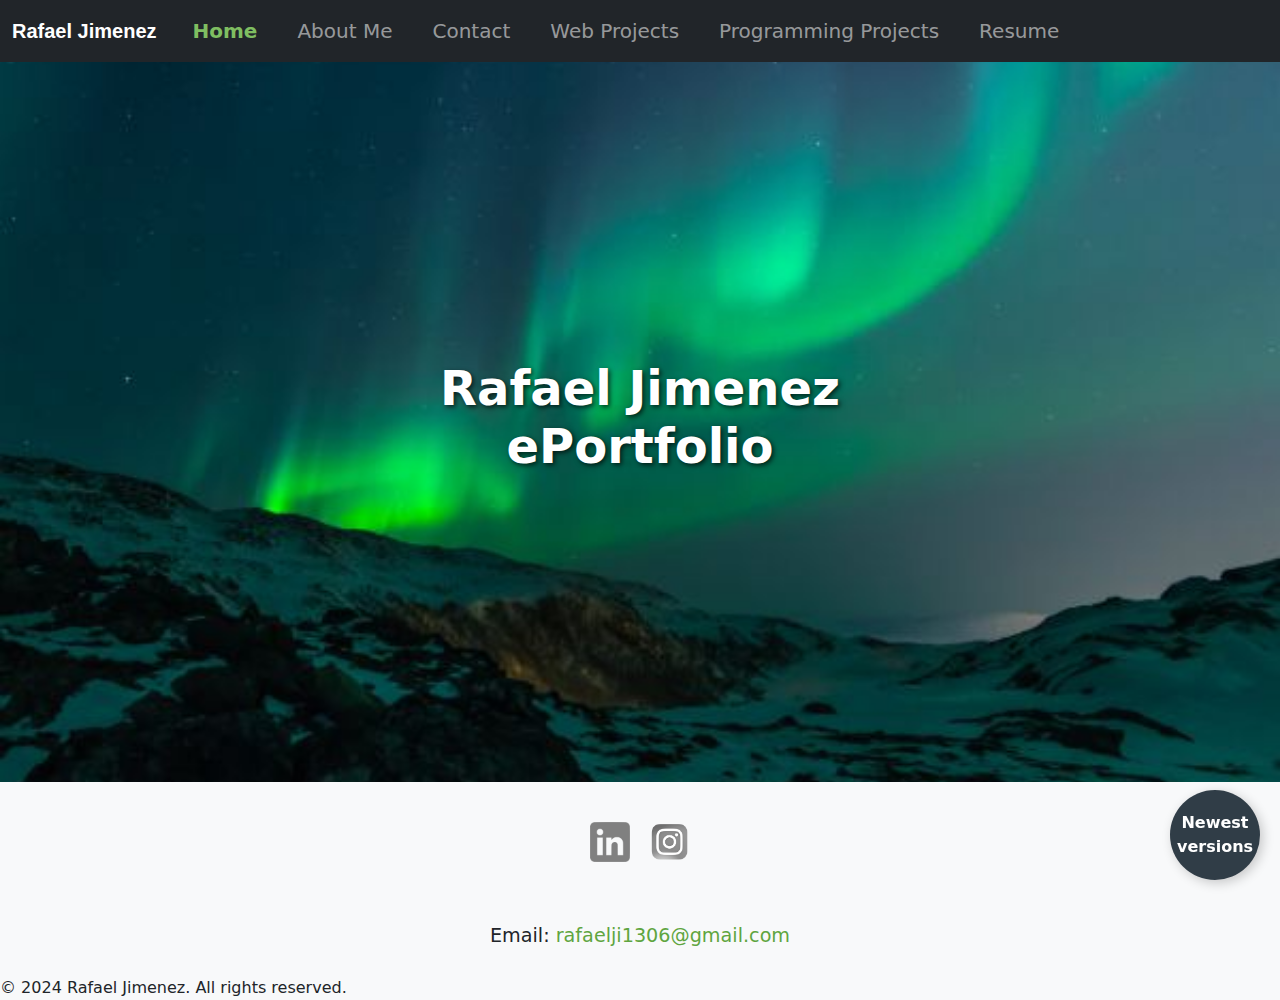
<file: index1.0.html>
<!doctype html>
<html lang="en">
<head>
    <meta charset="utf-8">
    <meta name="viewport" content="width=device-width, initial-scale=1">
    <title>Rafael Jimenez ePortfolio</title>

    <link href="https://cdn.jsdelivr.net/npm/bootstrap@5.3.3/dist/css/bootstrap.min.css" rel="stylesheet" integrity="sha384-QWTKZyjpPEjISv5WaRU9OFeRpok6YctnYmDr5pNlyT2bRjXh0JMhjY6hW+ALEwIH" crossorigin="anonymous">
    
    <link href="styles1.0.css" rel="stylesheet">
    
    <style>
        
        :root {
            --top-section-height: 80vh;  
        }

        
        .top-section {
            background-image: url('images/img_lights.jpg'); 
            background-size: cover;  
            background-position: center;  
            height: var(--top-section-height);  
            color: white;  
            display: flex;
            justify-content: center;
            align-items: center;
            flex-direction: column; 
        }

        
        .top-section h1 {
            font-size: 3rem;
            font-weight: bold;
            text-align: center;
            text-shadow: 2px 2px 5px rgba(0, 0, 0, 0.7);  
        }

        
        .content-container {
            display: flex;
            justify-content: space-between;
            align-items: center;
            padding: 20px;
        }

        
        .video-container {
            flex: 1;
            margin-right: 20px;
        }

        
        .text-container {
            flex: 1;
            padding: 20px;
        }

        
        .video-container video {
            width: 100%;
            height: auto;
        }

        
        .text-container h2 {
            font-size: 2rem;
            margin-bottom: 20px;
        }

        .text-container p {
            font-size: 1rem;
            line-height: 1.5;
        }

        
        .social-media {
            display: flex;
            justify-content: center;
            gap: 20px;
            margin-top: 40px;
        }

        
        .contact-info {
            background-color: #f8f9fa;
            padding: 20px;
            margin-top: 40px;
            display: flex;
            flex-direction: column;
            align-items: center; 
            justify-content: center; 
        }
        .contact-info p {
            font-size: 1.2rem;
            margin-bottom: 5px;
            margin-top: 0px;
        }

        /* Main floating button */
.fixed-button {
    position: fixed;
    bottom: 20px;
    right: 20px;
    width: 12vw; /* Adjusted width for better scaling */
    height: 12vw; /* Maintain circular shape */
    max-width: 90px; /* Adjust max-width for smaller screens */
    max-height: 90px; /* Adjust max-height for smaller screens */
    background-color: #303d47;
    color: #ffffff;
    border: none;
    font-size: 2vw; /* Scales based on screen size */
    font-weight: bold;
    border-radius: 50%;
    cursor: pointer;
    box-shadow: 3px 3px 12px rgba(0, 0, 0, 0.2);
    transition: background-color 0.3s ease, transform 0.2s ease;
    display: flex;
    justify-content: center;
    align-items: center; /* Center the text */
    text-align: center;
    padding: 0;
    overflow: hidden; /* Hide overflow text */
    white-space: nowrap; /* Prevent text from wrapping */
    text-overflow: ellipsis; /* Add ellipsis if text overflows */
}

/* Hover effect for the main button */
.fixed-button:hover {
    background-color: #536878;
    transform: scale(1.1);
}

/* Extra button container */
.hidden-buttons {
    position: fixed;
    bottom: 120px; /* Increased the distance from the main button */
    right: 20px;
    display: none;  /* Hidden by default */
    opacity: 0;
    visibility: hidden;
    transform: translateY(20px);
    transition: opacity 0.3s ease, transform 0.3s ease;
}

/* Style for the extra button */
.hidden-buttons button {
    width: 10vw; /* Adjusted for better scaling */
    height: 10vw; /* Maintain circular shape */
    max-width: 80px; /* Adjust max size */
    max-height: 80px; /* Adjust max size */
    border-radius: 50%;
    border: none;
    background-color: #536878;
    color: white;
    font-size: 3vw; /* Scales better on different devices */
    font-weight: bold;
    cursor: pointer;
    box-shadow: 2px 2px 10px rgba(0, 0, 0, 0.2);
    transition: background-color 0.3s ease, transform 0.2s ease;
    display: flex;
    justify-content: center;
    align-items: center; /* Center the text */
    text-align: center;
    padding: 0;
    overflow: hidden; /* Hide overflow text */
    white-space: nowrap; /* Prevent text from wrapping */
    text-overflow: ellipsis; /* Add ellipsis if text overflows */
}

/* Hover effect for the extra button */
.hidden-buttons button:hover {
    background-color: #536878;
    transform: scale(1.1);
}

/* Active state to show the extra button */
.hidden-buttons.active {
    display: block;
    opacity: 1;
    visibility: visible;
    transform: translateY(0);
}

/* Styling for the anchor link within the button */
.hidden-buttons a {
    text-decoration: none;  /* Removes underline */
    display: block;  /* Ensures the link is clickable */
}

.hidden-buttons a button {
    width: 10vw; /* Adjusted size for consistency */
    height: 10vw; /* Maintain circular shape */
    max-width: 80px; /* Adjust max size */
    max-height: 80px; /* Adjust max size */
    font-size: 2.5vw; /* Scales well with screen size */
    font-weight: bold;
    overflow: hidden; /* Hide overflow text */
    white-space: nowrap; /* Prevent text from wrapping */
    text-overflow: ellipsis; /* Add ellipsis if text overflows */
}

/* Hover effect for the extra button (anchor) */
.hidden-buttons a button:hover {
    background-color: #536878;
    transform: scale(1.1);
}

/* Media Query for larger screens */
@media screen and (min-width: 768px) {
    .fixed-button {
        font-size: 1em; /* Adjust font size for tablets and laptops */
    }

    .hidden-buttons button {
        font-size: 1.2em; /* Adjust font size for extra buttons */
    }

    .hidden-buttons a button {
        font-size: 1.2em; /* Adjust font size for extra buttons */
    }
}

/* Media Query for small screens */
@media screen and (max-width: 480px) {
    .fixed-button {
        font-size: 0.5em; /* Larger font size for very small screens */
        width: 20vw; /* Larger button for mobile */
        height: 20vw;
    }

    .hidden-buttons button {
        font-size: 0.5em; /* Larger font size for extra buttons */
        width: 20vw;
        height: 20vw;
    }

    .hidden-buttons a button {
        font-size: 0.5em; /* Larger font size for anchor buttons */
        width: 18vw;
        height: 18vw;
    }
}

    </style>
</head>
<body class="bg-light">

    
    <nav class="navbar navbar-expand-lg navbar-dark bg-dark">
        <div class="container-fluid">
            <a class="navbar-brand" href="index1.0.html">Rafael Jimenez</a>
            <button class="navbar-toggler" type="button" data-bs-toggle="collapse" data-bs-target="#navbarNav" aria-controls="navbarNav" aria-expanded="false" aria-label="Toggle navigation">
                <span class="navbar-toggler-icon"></span>
            </button>
            <div class="collapse navbar-collapse" id="navbarNav">
                <ul class="navbar-nav">
                    <li class="nav-item">
                        <a class="nav-link active" href="index1.0.html">Home</a>
                    </li>
                    <li class="nav-item">
                        <a class="nav-link" href="AboutMe.html">About Me</a>
                    </li>
                    <li class="nav-item">
                        <a class="nav-link" href="Contact.html">Contact</a>
                    </li>
                    <li class="nav-item">
                        <a class="nav-link" href="WebProjects.html">Web Projects</a>
                    </li>
                    <li class="nav-item">
                        <a class="nav-link" href="Programmingprojects.html">Programming Projects</a>
                    </li>
                    <li class="nav-item">
                        <a class="nav-link" href="Resume.html">Resume</a>
                    </li>
                </ul>
            </div>
        </div>
    </nav>

    
    <div class="top-section">
        <h1>Rafael Jimenez <br> ePortfolio</h1>
    </div>
    
    <div class="social-media">
    <a href="https://www.linkedin.com/in/rafael-jimenez-57ab33334/" target="_blank">
        <img src="images/linkeding logo.png" alt="LinkedIn" class="social-icon">
    </a>
    <a href="https://www.instagram.com/rafael_j21/" target="_blank">
        <img src="images/instagram-gris.png" alt="Instagram" class="social-icon">
    </a>
    </div>


    <!-- Fixed "Past Versions" Button -->
<button class="fixed-button" onclick="toggleButtons()">Newest <br> versions</button>

<!-- Hidden "1.0" Button Container -->
<div class="hidden-buttons" id="extraButtons">
    <a class="nav-link" href="index.html">
        <button>1.5</button>
    </a>
</div>

<!-- JavaScript for Toggling -->
<script>
    function toggleButtons() {
        let buttons = document.getElementById("extraButtons");
        buttons.classList.toggle("active");
    }

    // Close buttons when clicking outside
    document.addEventListener("click", function(event) {
        let button = document.querySelector(".fixed-button");
        let buttons = document.getElementById("extraButtons");

        if (!button.contains(event.target) && !buttons.contains(event.target)) {
            buttons.classList.remove("active");
        }
    });
</script>



    
    <div class="contact-info">
        <p>Email: <a href="mailto:rafaelji1306@gmail.com">rafaelji1306@gmail.com</a></p>
    </div>

    
    <script src="https://cdn.jsdelivr.net/npm/bootstrap@5.3.3/dist/js/bootstrap.bundle.min.js"></script>

    <footer>
        <p>&copy; 2024 Rafael Jimenez. All rights reserved.</p>
    </footer>

</body>
</html>
</file>
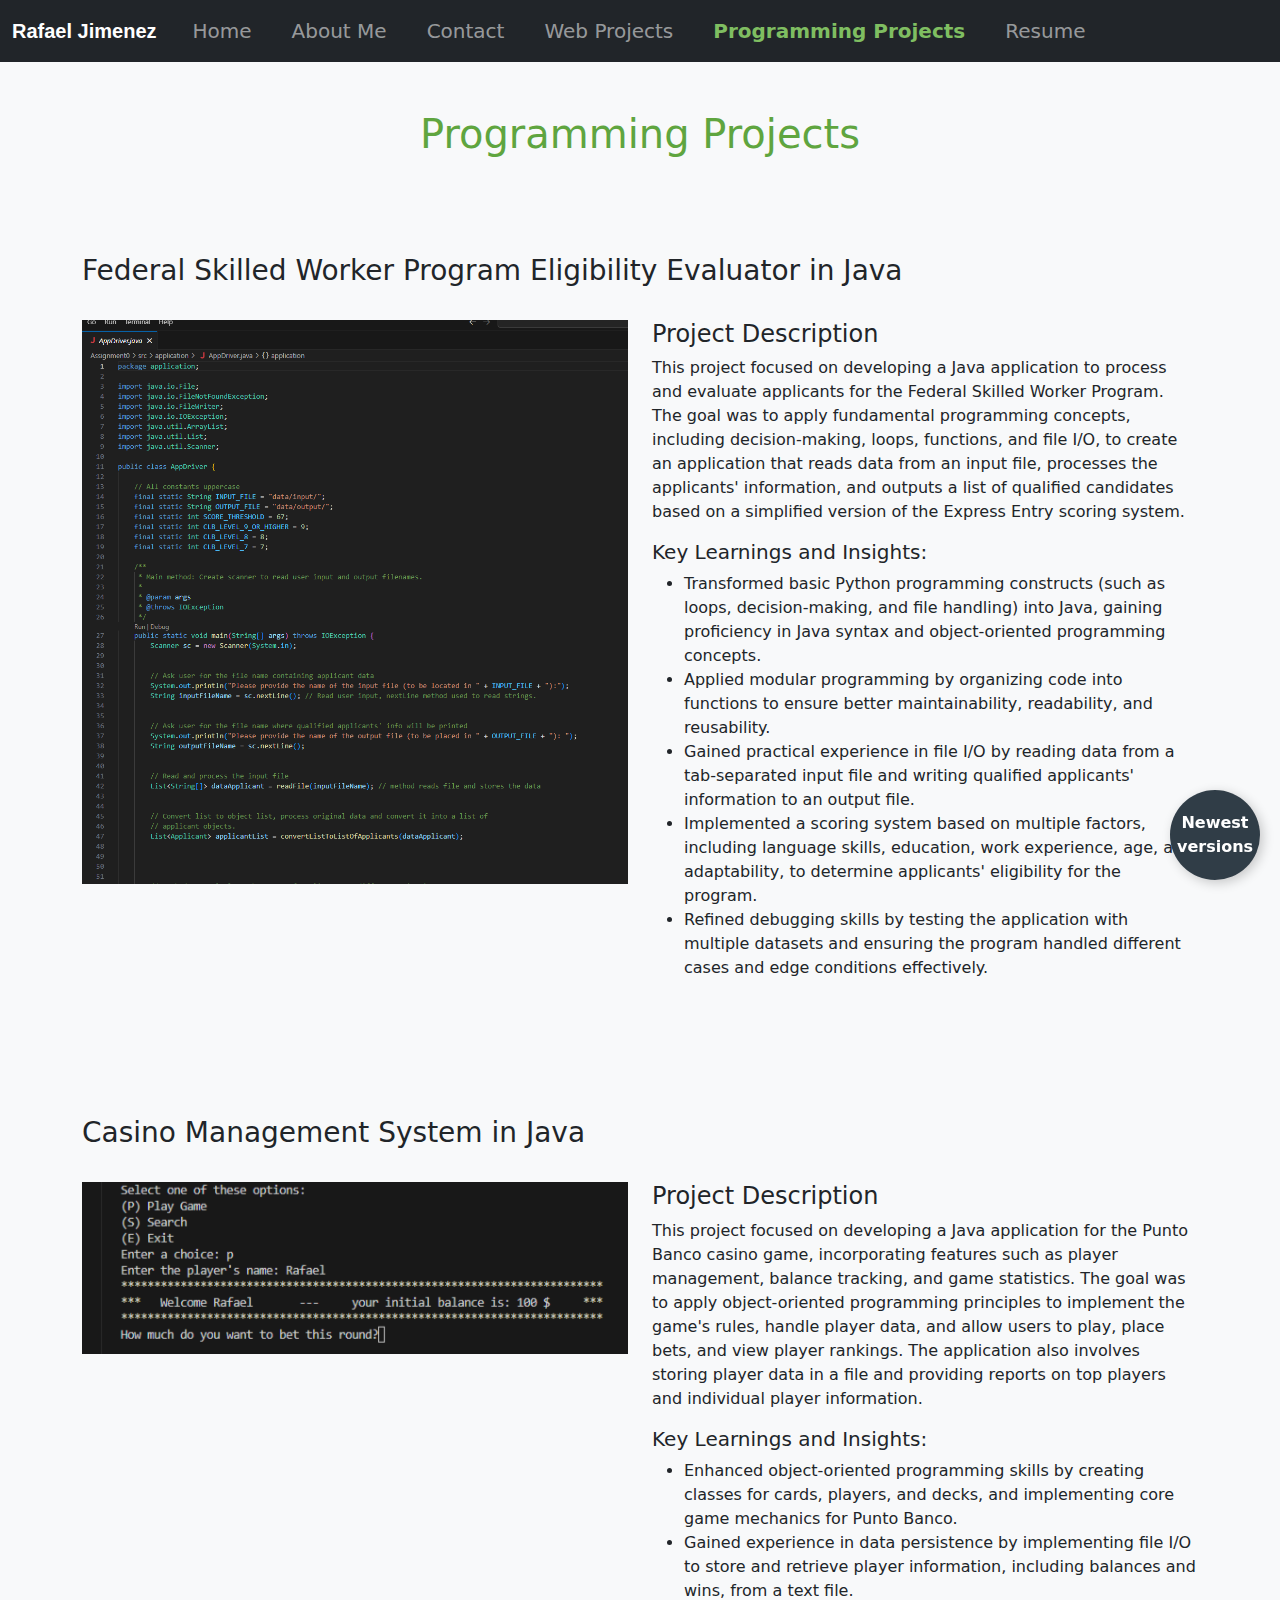
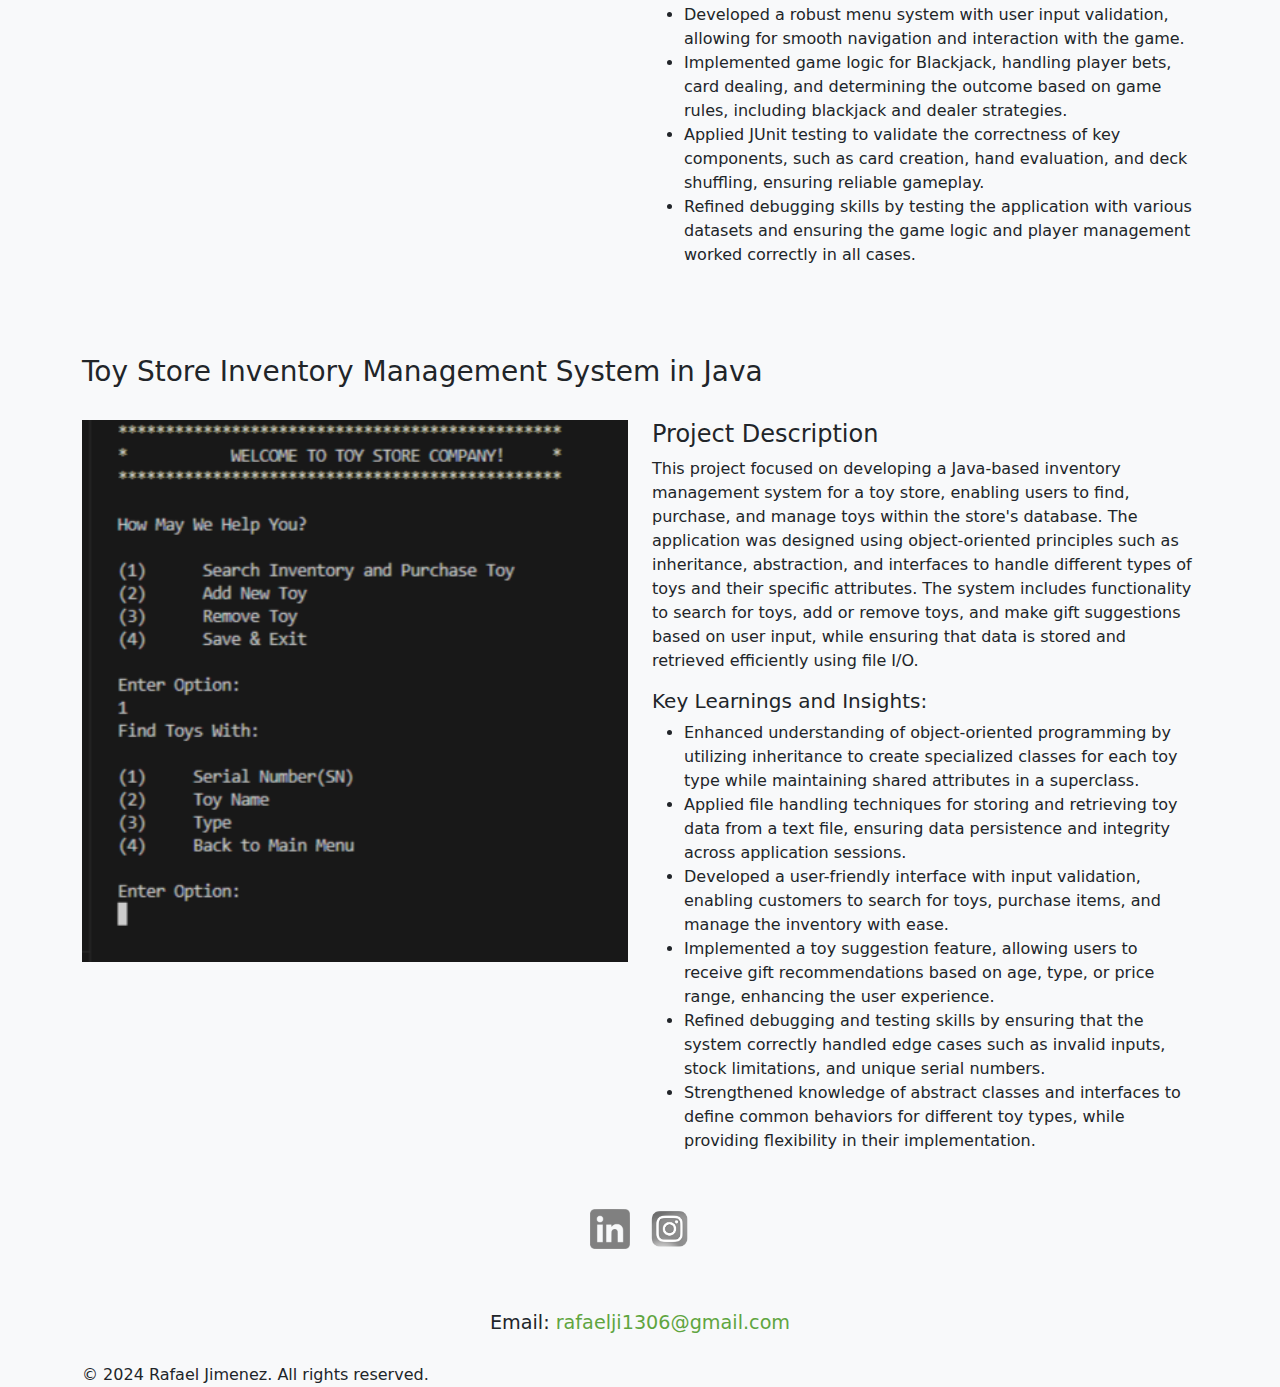
<file: Programmingprojects.html>
<!doctype html>
<html lang="en">
<head>
    <meta charset="utf-8">
    <meta name="viewport" content="width=device-width, initial-scale=1">
    <title>Rafael Jimenez ePortfolio</title>

    <link href="https://cdn.jsdelivr.net/npm/bootstrap@5.3.3/dist/css/bootstrap.min.css" rel="stylesheet" integrity="sha384-QWTKZyjpPEjISv5WaRU9OFeRpok6YctnYmDr5pNlyT2bRjXh0JMhjY6hW+ALEwIH" crossorigin="anonymous">

    <link href="styles1.0.css" rel="stylesheet">
    
    <style>
        
        :root {
            --top-section-height: 80vh;  
        }

        
        .top-section {
            background-image: url('images/IMG_1409.jpeg'); 
            background-size: cover;  
            background-position: center;  
            height: var(--top-section-height);  
            color: white;  
            display: flex;
            justify-content: center;
            align-items: center;
            flex-direction: column; 
        }

        
        .top-section h1 {
            font-size: 3rem;
            font-weight: bold;
            text-align: center;
            text-shadow: 2px 2px 5px rgba(0, 0, 0, 0.7);  
        }

        
        .content-container {
            display: flex;
            justify-content: space-between;
            align-items: center;
            padding: 20px;
        }

        
        .video-container {
            flex: 1;
            margin-right: 20px;
        }

        
        .text-container {
            flex: 1;
            padding: 20px;
        }

        
        .video-container video {
            width: 100%;
            height: auto;
        }

        
        .text-container h2 {
            font-size: 2rem;
            margin-bottom: 20px;
        }

        .text-container p {
            font-size: 1rem;
            line-height: 1.5;
        }

        
        .social-media {
            display: flex;
            justify-content: center;
            gap: 20px;
            margin-top: 40px;
        }

        
        .contact-info {
            background-color: #f8f9fa;
            padding: 20px;
            margin-top: 40px;
            display: flex;
            flex-direction: column;
            align-items: center; 
            justify-content: center; 
        }
        .contact-info p {
            font-size: 1.2rem;
            margin-bottom: 5px;
            margin-top: 0px;
        }

    /* Main floating button */
.fixed-button {
    position: fixed;
    bottom: 20px;
    right: 20px;
    width: 12vw; /* Adjusted width for better scaling */
    height: 12vw; /* Maintain circular shape */
    max-width: 90px; /* Adjust max-width for smaller screens */
    max-height: 90px; /* Adjust max-height for smaller screens */
    background-color: #303d47;
    color: #ffffff;
    border: none;
    font-size: 2vw; /* Scales based on screen size */
    font-weight: bold;
    border-radius: 50%;
    cursor: pointer;
    box-shadow: 3px 3px 12px rgba(0, 0, 0, 0.2);
    transition: background-color 0.3s ease, transform 0.2s ease;
    display: flex;
    justify-content: center;
    align-items: center; /* Center the text */
    text-align: center;
    padding: 0;
    overflow: hidden; /* Hide overflow text */
    white-space: nowrap; /* Prevent text from wrapping */
    text-overflow: ellipsis; /* Add ellipsis if text overflows */
}

/* Hover effect for the main button */
.fixed-button:hover {
    background-color: #536878;
    transform: scale(1.1);
}

/* Extra button container */
.hidden-buttons {
    position: fixed;
    bottom: 120px; /* Increased the distance from the main button */
    right: 20px;
    display: none;  /* Hidden by default */
    opacity: 0;
    visibility: hidden;
    transform: translateY(20px);
    transition: opacity 0.3s ease, transform 0.3s ease;
}

/* Style for the extra button */
.hidden-buttons button {
    width: 10vw; /* Adjusted for better scaling */
    height: 10vw; /* Maintain circular shape */
    max-width: 80px; /* Adjust max size */
    max-height: 80px; /* Adjust max size */
    border-radius: 50%;
    border: none;
    background-color: #536878;
    color: white;
    font-size: 3vw; /* Scales better on different devices */
    font-weight: bold;
    cursor: pointer;
    box-shadow: 2px 2px 10px rgba(0, 0, 0, 0.2);
    transition: background-color 0.3s ease, transform 0.2s ease;
    display: flex;
    justify-content: center;
    align-items: center; /* Center the text */
    text-align: center;
    padding: 0;
    overflow: hidden; /* Hide overflow text */
    white-space: nowrap; /* Prevent text from wrapping */
    text-overflow: ellipsis; /* Add ellipsis if text overflows */
}

/* Hover effect for the extra button */
.hidden-buttons button:hover {
    background-color: #536878;
    transform: scale(1.1);
}

/* Active state to show the extra button */
.hidden-buttons.active {
    display: block;
    opacity: 1;
    visibility: visible;
    transform: translateY(0);
}

/* Styling for the anchor link within the button */
.hidden-buttons a {
    text-decoration: none;  /* Removes underline */
    display: block;  /* Ensures the link is clickable */
}

.hidden-buttons a button {
    width: 10vw; /* Adjusted size for consistency */
    height: 10vw; /* Maintain circular shape */
    max-width: 80px; /* Adjust max size */
    max-height: 80px; /* Adjust max size */
    font-size: 2.5vw; /* Scales well with screen size */
    font-weight: bold;
    overflow: hidden; /* Hide overflow text */
    white-space: nowrap; /* Prevent text from wrapping */
    text-overflow: ellipsis; /* Add ellipsis if text overflows */
}

/* Hover effect for the extra button (anchor) */
.hidden-buttons a button:hover {
    background-color: #536878;
    transform: scale(1.1);
}

/* Media Query for larger screens */
@media screen and (min-width: 768px) {
    .fixed-button {
        font-size: 1em; /* Adjust font size for tablets and laptops */
    }

    .hidden-buttons button {
        font-size: 1.2em; /* Adjust font size for extra buttons */
    }

    .hidden-buttons a button {
        font-size: 1.2em; /* Adjust font size for extra buttons */
    }
}

/* Media Query for small screens */
@media screen and (max-width: 480px) {
    .fixed-button {
        font-size: 0.5em; /* Larger font size for very small screens */
        width: 20vw; /* Larger button for mobile */
        height: 20vw;
    }

    .hidden-buttons button {
        font-size: 0.5em; /* Larger font size for extra buttons */
        width: 20vw;
        height: 20vw;
    }

    .hidden-buttons a button {
        font-size: 0.5em; /* Larger font size for anchor buttons */
        width: 18vw;
        height: 18vw;
    }
}
    </style>
</head>
<body class="bg-light">

    <nav class="navbar navbar-expand-lg navbar-dark bg-dark">
        <div class="container-fluid">
            <a class="navbar-brand" href="index1.0.html">Rafael Jimenez</a>
            <button class="navbar-toggler" type="button" data-bs-toggle="collapse" data-bs-target="#navbarNav" aria-controls="navbarNav" aria-expanded="false" aria-label="Toggle navigation">
                <span class="navbar-toggler-icon"></span>
            </button>
            <div class="collapse navbar-collapse" id="navbarNav">
                <ul class="navbar-nav">
                    <li class="nav-item">
                        <a class="nav-link" href="index1.0.html">Home</a>
                    </li>
                    <li class="nav-item">
                        <a class="nav-link" href="AboutMe.html">About Me</a>
                    </li>
                    <li class="nav-item">
                        <a class="nav-link" href="Contact.html">Contact</a>
                    </li>
                    <li class="nav-item">
                        <a class="nav-link" href="WebProjects.html">Web Projects</a>
                    </li>
                    <li class="nav-item">
                        <a class="nav-link active" href="Programmingprojects.html">Programming Projects</a>
                    </li>
                    <li class="nav-item">
                        <a class="nav-link" href="Resume.html">Resume</a>
                    </li>
                </ul>
            </div>
        </div>
    </nav>


    <!-- Fixed "Past Versions" Button -->
<button class="fixed-button" onclick="toggleButtons()">Newest <br> versions</button>

<!-- Hidden "1.0" Button Container -->
<div class="hidden-buttons" id="extraButtons">
    <a class="nav-link" href="index.html">
        <button>1.5</button>
    </a>
</div>

<!-- JavaScript for Toggling -->
<script>
    function toggleButtons() {
        let buttons = document.getElementById("extraButtons");
        buttons.classList.toggle("active");
    }

    // Close buttons when clicking outside
    document.addEventListener("click", function(event) {
        let button = document.querySelector(".fixed-button");
        let buttons = document.getElementById("extraButtons");

        if (!button.contains(event.target) && !buttons.contains(event.target)) {
            buttons.classList.remove("active");
        }
    });
</script>


    <div class="container my-5">
        <h1 class="text-center mb-4" style="color: #5fa53f;">Programming Projects</h1>
        <br><br><br>
        <div class="project mb-5">
            <h3>Federal Skilled Worker Program Eligibility Evaluator in Java</h3>
            <br>
            <div class="row">
                <div class="col-md-6">
                    <img src="images/JavaA1.png" alt="Assignment 1 Screenshot" class="img-fluid resize-img">
                </div>
                <div class="col-md-6">
                    <h4>Project Description</h4>
<p>This project focused on developing a Java application to process and evaluate applicants for the Federal Skilled Worker Program. The goal was to apply fundamental programming concepts, including decision-making, loops, functions, and file I/O, to create an application that reads data from an input file, processes the applicants' information, and outputs a list of qualified candidates based on a simplified version of the Express Entry scoring system.</p>

<h5>Key Learnings and Insights:</h5>
<ul>
    <li>Transformed basic Python programming constructs (such as loops, decision-making, and file handling) into Java, gaining proficiency in Java syntax and object-oriented programming concepts.</li>
    <li>Applied modular programming by organizing code into functions to ensure better maintainability, readability, and reusability.</li>
    <li>Gained practical experience in file I/O by reading data from a tab-separated input file and writing qualified applicants' information to an output file.</li>
    <li>Implemented a scoring system based on multiple factors, including language skills, education, work experience, age, and adaptability, to determine applicants' eligibility for the program.</li>
    <li>Refined debugging skills by testing the application with multiple datasets and ensuring the program handled different cases and edge conditions effectively.</li>
</ul>
                </div>
            </div>
        </div>
        <br><br><br>
        <div class="project mb-5">
            <h3>Casino Management System in Java</h3>
            <br>
            <div class="row">
                <div class="col-md-6">
                    <img src="images/JavaA2.png" alt="Assignment 1 Screenshot" class="img-fluid resize-img">
                </div>
                <div class="col-md-6">
                    <h4>Project Description</h4>
<p>This project focused on developing a Java application for the Punto Banco casino game, incorporating features such as player management, balance tracking, and game statistics. The goal was to apply object-oriented programming principles to implement the game's rules, handle player data, and allow users to play, place bets, and view player rankings. The application also involves storing player data in a file and providing reports on top players and individual player information.</p>

<h5>Key Learnings and Insights:</h5>
<ul>
    <li>Enhanced object-oriented programming skills by creating classes for cards, players, and decks, and implementing core game mechanics for Punto Banco.</li>
    <li>Gained experience in data persistence by implementing file I/O to store and retrieve player information, including balances and wins, from a text file.</li>
    <li>Developed a robust menu system with user input validation, allowing for smooth navigation and interaction with the game.</li>
    <li>Implemented game logic for Blackjack, handling player bets, card dealing, and determining the outcome based on game rules, including blackjack and dealer strategies.</li>
    <li>Applied JUnit testing to validate the correctness of key components, such as card creation, hand evaluation, and deck shuffling, ensuring reliable gameplay.</li>
    <li>Refined debugging skills by testing the application with various datasets and ensuring the game logic and player management worked correctly in all cases.</li>
</ul>
</div>
</div>
<br><br><br>
        <div class="project mb-5">
            <h3>Toy Store Inventory Management System in Java</h3>
            <br>
            <div class="row">
                <div class="col-md-6">
                    <img src="images/ToyA3.png" alt="Assignment 1 Screenshot" class="img-fluid resize-img">
                </div>
                <div class="col-md-6">
                    <h4>Project Description</h4>
<p>This project focused on developing a Java-based inventory management system for a toy store, enabling users to find, purchase, and manage toys within the store's database. The application was designed using object-oriented principles such as inheritance, abstraction, and interfaces to handle different types of toys and their specific attributes. The system includes functionality to search for toys, add or remove toys, and make gift suggestions based on user input, while ensuring that data is stored and retrieved efficiently using file I/O.</p>

<h5>Key Learnings and Insights:</h5>
<ul>
    <li>Enhanced understanding of object-oriented programming by utilizing inheritance to create specialized classes for each toy type while maintaining shared attributes in a superclass.</li>
    <li>Applied file handling techniques for storing and retrieving toy data from a text file, ensuring data persistence and integrity across application sessions.</li>
    <li>Developed a user-friendly interface with input validation, enabling customers to search for toys, purchase items, and manage the inventory with ease.</li>
    <li>Implemented a toy suggestion feature, allowing users to receive gift recommendations based on age, type, or price range, enhancing the user experience.</li>
    <li>Refined debugging and testing skills by ensuring that the system correctly handled edge cases such as invalid inputs, stock limitations, and unique serial numbers.</li>
    <li>Strengthened knowledge of abstract classes and interfaces to define common behaviors for different toy types, while providing flexibility in their implementation.</li>
</ul>
</div>
</div>


    <div class="social-media">
    <a href="https://www.linkedin.com/in/rafael-jimenez-57ab33334/" target="_blank">
        <img src="images/linkeding logo.png" alt="LinkedIn" class="social-icon">
    </a>
    <a href="https://www.instagram.com/rafael_j21/" target="_blank">
        <img src="images/instagram-gris.png" alt="Instagram" class="social-icon">
    </a>
    </div>



    <div class="contact-info">
        <p>Email: <a href="mailto:rafaelji1306@gmail.com">rafaelji1306@gmail.com</a></p>
    </div>


    <script src="https://cdn.jsdelivr.net/npm/bootstrap@5.3.3/dist/js/bootstrap.bundle.min.js"></script>

    <footer>
        <p>&copy; 2024 Rafael Jimenez. All rights reserved.</p>
    </footer>

</body>
</html>
</file>
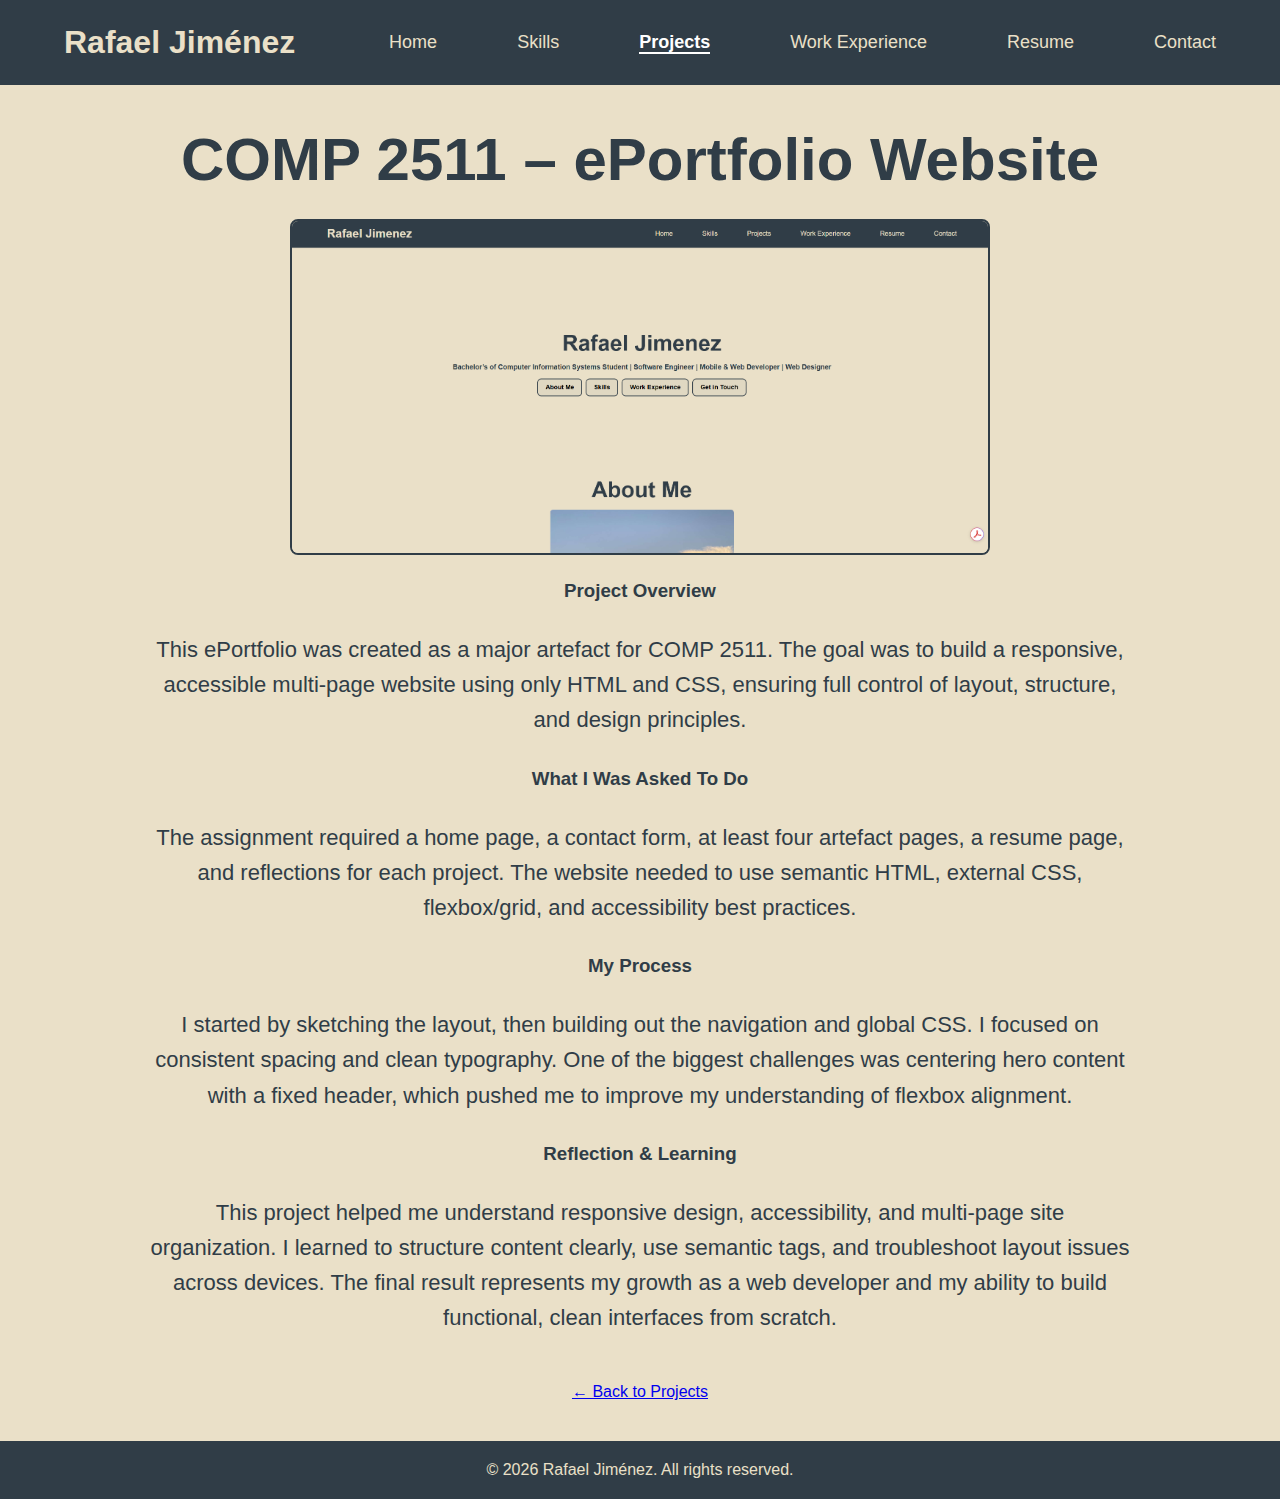
<file: project-eportfolio.html>
<!DOCTYPE html>
<html lang="en">
<head>
    <meta charset="UTF-8">
    <meta name="viewport" content="width=device-width, initial-scale=1.0">
    <title>ePortfolio Project - Rafael Jiménez</title>
    <link rel="stylesheet" href="css/styles.css">
</head>
<body>

<header>
    <a href="index.html"><h1>Rafael Jiménez</h1></a>
    <nav>
        <ul id="nav-menu">
            <li><a href="index.html">Home</a></li>
            <li><a href="skills.html">Skills</a></li>
            <li><a href="projects.html" class="active">Projects</a></li>
            <li><a href="work.html">Work Experience</a></li>
            <li><a href="resume.html">Resume</a></li>
            <li><a href="contact.html">Contact</a></li>
        </ul>
    </nav>
</header>

<main>
<section>
    <div class="container">

        <h2>COMP 2511 – ePortfolio Website</h2>

        <img src="images/RJePortfolio.png" 
             alt="ePortfolio Screenshot"
             style="width:100%; max-width:700px; border-radius:8px; border:2px solid #303d47; display:block; margin:25px auto;">

        <h3>Project Overview</h3>
        <p>
            This ePortfolio was created as a major artefact for COMP 2511. The goal was to build a 
            responsive, accessible multi-page website using only HTML and CSS, ensuring full control of layout, structure, and design principles.
        </p>

        <h3>What I Was Asked To Do</h3>
        <p>
            The assignment required a home page, a contact form, at least four artefact pages, a resume page, 
            and reflections for each project. The website needed to use semantic HTML, external CSS, flexbox/grid, 
            and accessibility best practices.
        </p>

        <h3>My Process</h3>
        <p>
            I started by sketching the layout, then building out the navigation and global CSS. I focused on consistent 
            spacing and clean typography. One of the biggest challenges was centering hero content with a fixed header, 
            which pushed me to improve my understanding of flexbox alignment.
        </p>

        <h3>Reflection & Learning</h3>
        <p>
            This project helped me understand responsive design, accessibility, and multi-page site organization.
            I learned to structure content clearly, use semantic tags, and troubleshoot layout issues across devices.
            The final result represents my growth as a web developer and my ability to build functional, clean interfaces 
            from scratch.
        </p>

        <br>
        <a href="index.html#projects" class="back-link">← Back to Projects</a>

    </div>
</section>
</main>

<footer>
        © 2026 Rafael Jiménez. All rights reserved.
</footer>

</body>
</html>
</file>
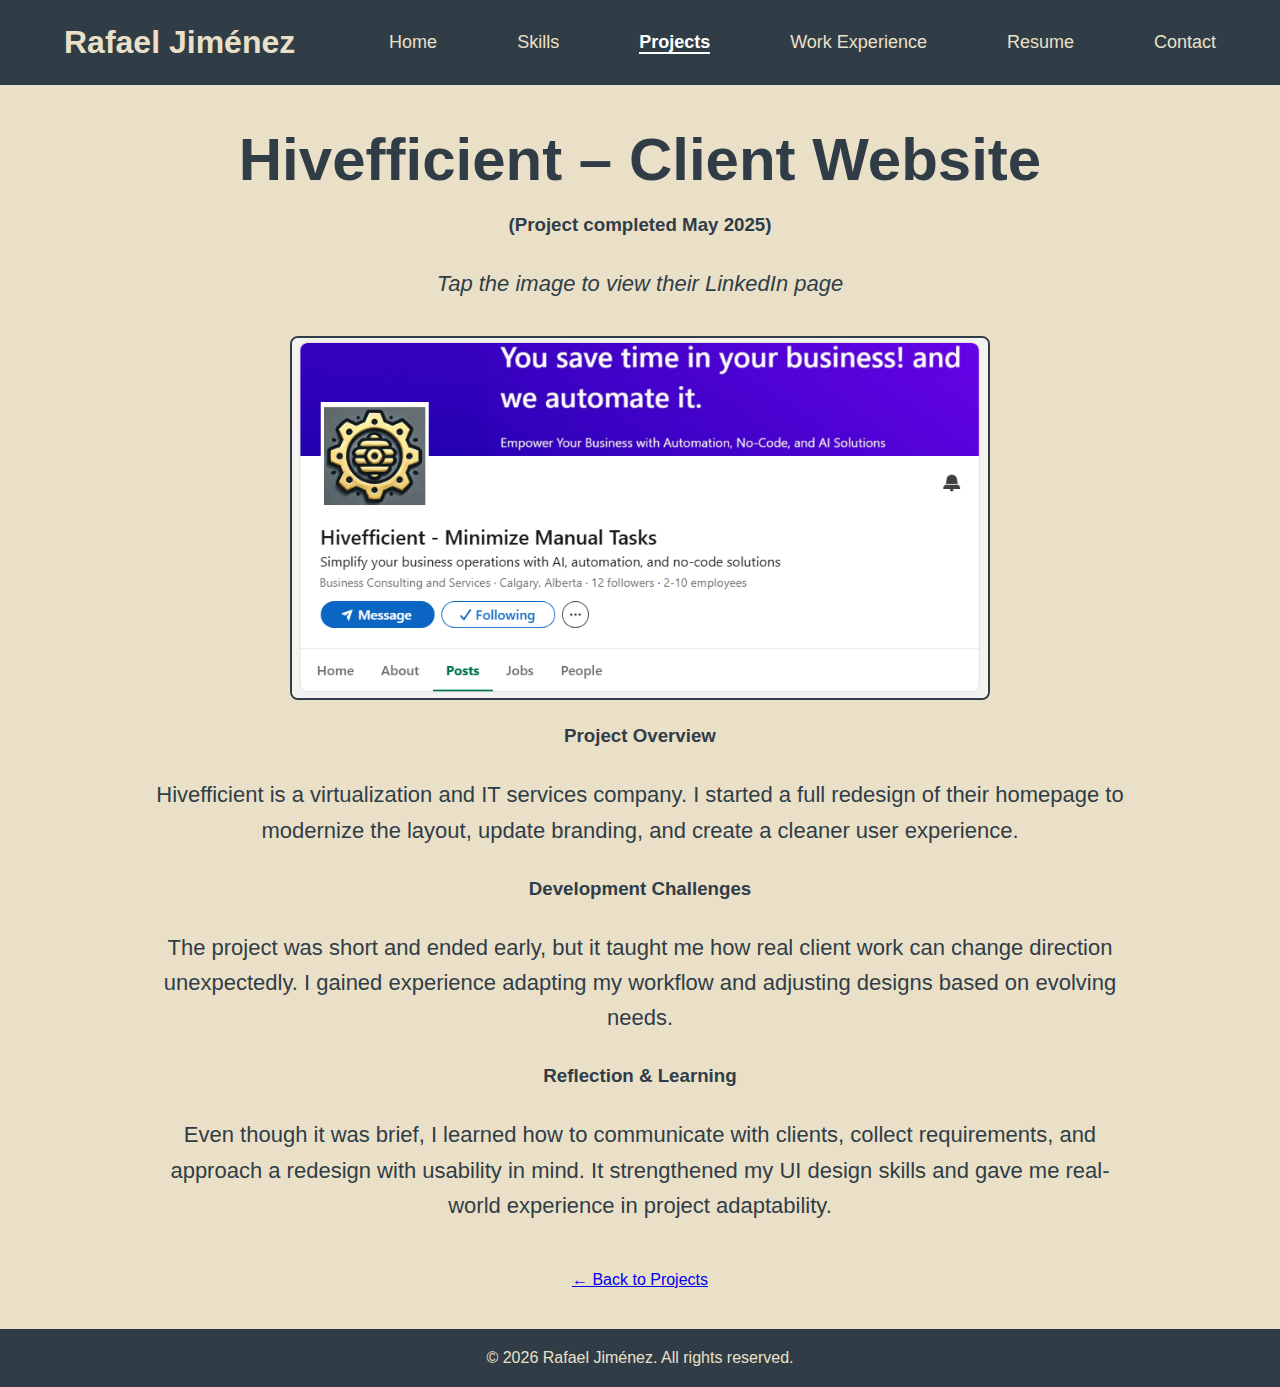
<file: project-hivefficient.html>
<!DOCTYPE html>
<html lang="en">
<head>
    <meta charset="UTF-8">
    <meta name="viewport" content="width=device-width, initial-scale=1.0">
    <title>Hivefficient Project - Rafael Jiménez</title>
    <link rel="stylesheet" href="css/styles.css">
</head>
<body>

<header>
    <a href="index.html"><h1>Rafael Jiménez</h1></a>
    <nav>
        <ul id="nav-menu">
            <li><a href="index.html">Home</a></li>
            <li><a href="skills.html">Skills</a></li>
            <li><a href="projects.html" class="active">Projects</a></li>
            <li><a href="work.html">Work Experience</a></li>
            <li><a href="resume.html">Resume</a></li>
            <li><a href="contact.html">Contact</a></li>
        </ul>
    </nav>
</header>

<main>
<section>
    <div class="container">

        <h2>Hivefficient – Client Website</h2>
        <h3>(Project completed May 2025)</h3>

        <p><em>Tap the image to view their LinkedIn page</em></p>

        <a href="https://www.linkedin.com/company/hivefficient/" target="_blank">
            <img src="images/hivefficientlinkedin.png"
                alt="Hivefficient Preview"
                style="width:100%; max-width:700px; border-radius:8px; border:2px solid #303d47; display:block; margin:25px auto;">
        </a>

        <h3>Project Overview</h3>
        <p>
            Hivefficient is a virtualization and IT services company. I started a full redesign of their 
            homepage to modernize the layout, update branding, and create a cleaner user experience.
        </p>

        <h3>Development Challenges</h3>
        <p>
            The project was short and ended early, but it taught me how real client work can change direction 
            unexpectedly. I gained experience adapting my workflow and adjusting designs based on evolving needs.
        </p>

        <h3>Reflection & Learning</h3>
        <p>
            Even though it was brief, I learned how to communicate with clients, collect requirements, 
            and approach a redesign with usability in mind. It strengthened my UI design skills and gave me 
            real-world experience in project adaptability.
        </p>

        <br>
        <a href="index.html#projects" class="back-link">← Back to Projects</a>

    </div>
</section>
</main>

<footer>
        © 2026 Rafael Jiménez. All rights reserved.
</footer>

</body>
</html>
</file>
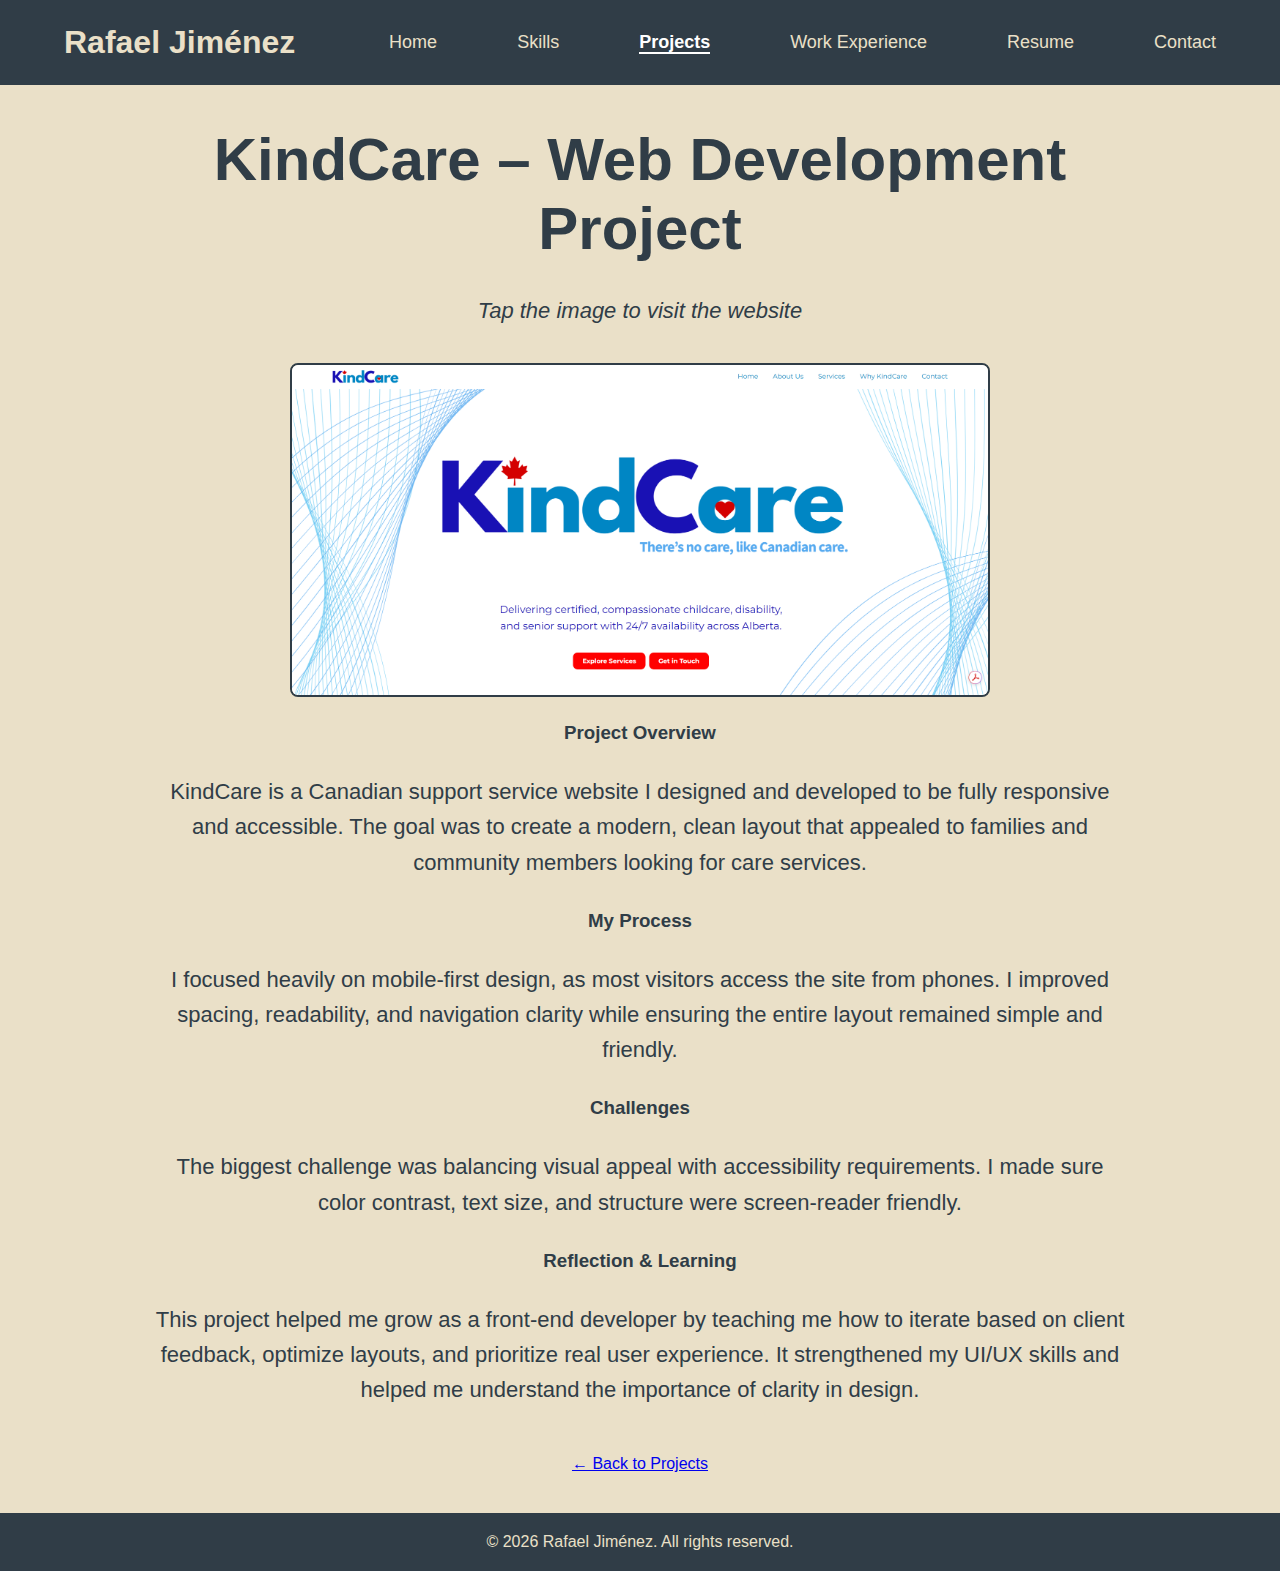
<file: project-kindcare.html>
<!DOCTYPE html>
<html lang="en">
<head>
    <meta charset="UTF-8">
    <meta name="viewport" content="width=device-width, initial-scale=1.0">
    <title>KindCare Project - Rafael Jiménez</title>
    <link rel="stylesheet" href="css/styles.css">
</head>
<body>

<header>
    <a href="index.html"><h1>Rafael Jiménez</h1></a>
    <nav>
        <ul id="nav-menu">
            <li><a href="index.html">Home</a></li>
            <li><a href="skills.html">Skills</a></li>
            <li><a href="projects.html" class="active">Projects</a></li>
            <li><a href="work.html">Work Experience</a></li>
            <li><a href="resume.html">Resume</a></li>
            <li><a href="contact.html">Contact</a></li>
        </ul>
    </nav>
</header>

<main>
<section>
    <div class="container">

        <h2>KindCare – Web Development Project</h2>

        <p><em>Tap the image to visit the website</em></p>

        <a href="https://thekindcare.ca/" target="_blank">
            <img src="images/KCmainpage.png" 
                 alt="KindCare Website Preview"
                 style="width:100%; max-width:700px; border-radius:8px; border:2px solid #303d47; display:block; margin:25px auto;">
        </a>

        <h3>Project Overview</h3>
        <p>
            KindCare is a Canadian support service website I designed and developed to be fully responsive 
            and accessible. The goal was to create a modern, clean layout that appealed to families and 
            community members looking for care services.
        </p>

        <h3>My Process</h3>
        <p>
            I focused heavily on mobile-first design, as most visitors access the site from phones. 
            I improved spacing, readability, and navigation clarity while ensuring the entire layout 
            remained simple and friendly.
        </p>

        <h3>Challenges</h3>
        <p>
            The biggest challenge was balancing visual appeal with accessibility requirements. 
            I made sure color contrast, text size, and structure were screen-reader friendly.
        </p>

        <h3>Reflection & Learning</h3>
        <p>
            This project helped me grow as a front-end developer by teaching me how to iterate based on 
            client feedback, optimize layouts, and prioritize real user experience. It strengthened my UI/UX skills 
            and helped me understand the importance of clarity in design.
        </p>

        <br>
        <a href="index.html#projects" class="back-link">← Back to Projects</a>

    </div>
</section>
</main>

<footer>
        © 2026 Rafael Jiménez. All rights reserved.
    </footer>

</body>
</html>
</file>
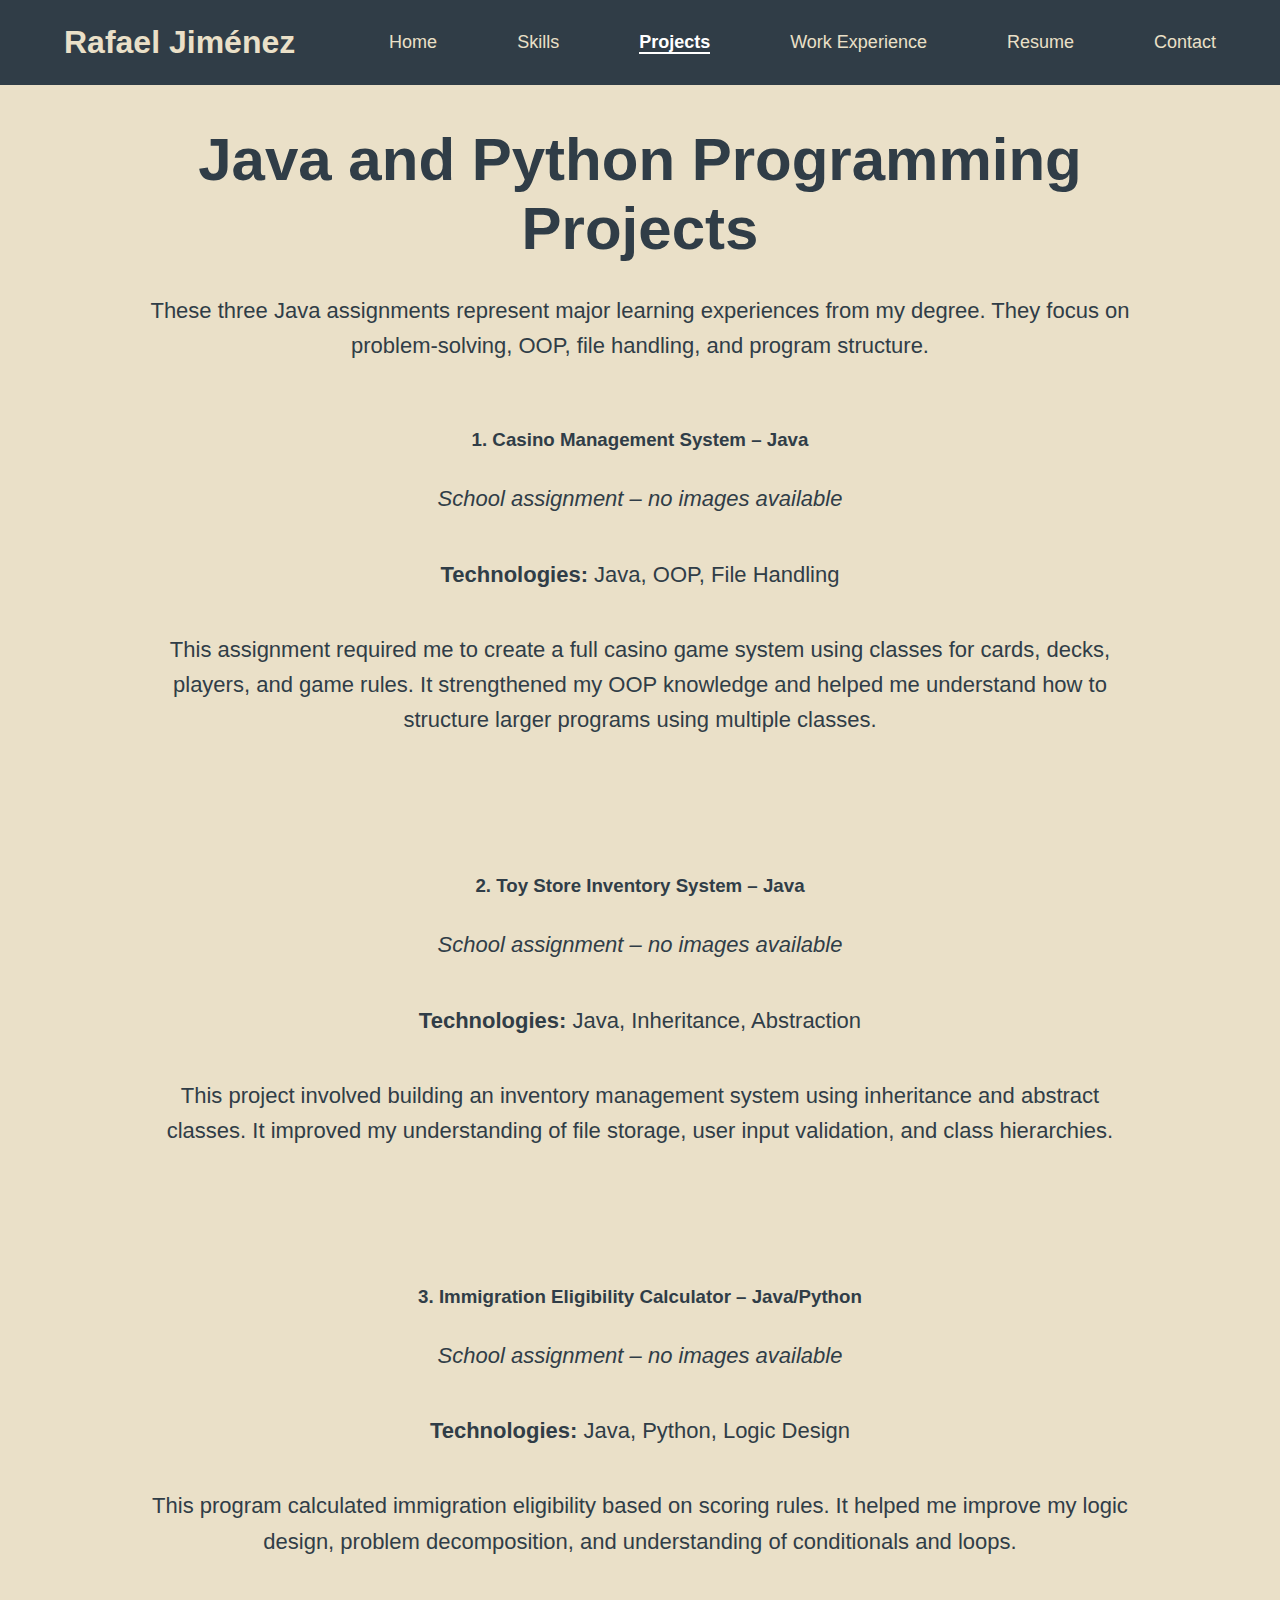
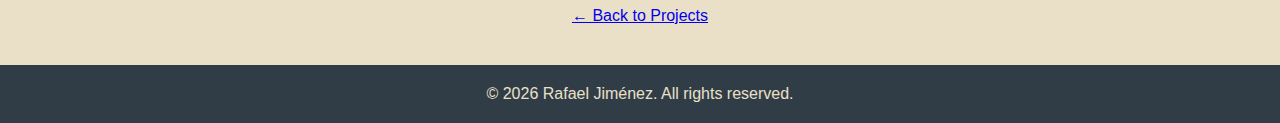
<file: project-school.html>
<!DOCTYPE html>
<html lang="en">
<head>
    <meta charset="UTF-8">
    <meta name="viewport" content="width=device-width, initial-scale=1.0">
    <title>Java Programming Projects - Rafael Jiménez</title>
    <link rel="stylesheet" href="css/styles.css">
</head>
<body>

<header>
    <a href="index.html"><h1>Rafael Jiménez</h1></a>
    <nav>
        <ul id="nav-menu">
            <li><a href="index.html">Home</a></li>
            <li><a href="skills.html">Skills</a></li>
            <li><a href="projects.html" class="active">Projects</a></li>
            <li><a href="work.html">Work Experience</a></li>
            <li><a href="resume.html">Resume</a></li>
            <li><a href="contact.html">Contact</a></li>
        </ul>
    </nav>
</header>

<main>
<section>
    <div class="container">

        <h2>Java and Python Programming Projects</h2>
        <p>These three Java assignments represent major learning experiences from my degree.  
           They focus on problem-solving, OOP, file handling, and program structure.</p>

        <br><br>

        <!-- PROJECT 4 -->
        <h3>1. Casino Management System – Java</h3>
        <p><em>School assignment – no images available</em></p>

        <p><strong>Technologies:</strong> Java, OOP, File Handling</p>
        <p>
            This assignment required me to create a full casino game system using classes for cards,
            decks, players, and game rules. It strengthened my OOP knowledge and helped me understand 
            how to structure larger programs using multiple classes.
        </p>

        <br><br><br><br><br><br>

        <!-- PROJECT 5 -->
        <h3>2. Toy Store Inventory System – Java</h3>
        <p><em>School assignment – no images available</em></p>

        <p><strong>Technologies:</strong> Java, Inheritance, Abstraction</p>
        <p>
            This project involved building an inventory management system using inheritance and abstract 
            classes. It improved my understanding of file storage, user input validation, and class hierarchies.
        </p>

        <br><br><br><br><br><br>

        <!-- PROJECT 6 -->
        <h3>3. Immigration Eligibility Calculator – Java/Python</h3>
        <p><em>School assignment – no images available</em></p>

        <p><strong>Technologies:</strong> Java, Python, Logic Design</p>
        <p>
            This program calculated immigration eligibility based on scoring rules. It helped me improve my 
            logic design, problem decomposition, and understanding of conditionals and loops.
        </p>

        <br>
        <a href="index.html#projects" class="back-link">← Back to Projects</a>

    </div>
</section>
</main>

<footer>
        © 2026 Rafael Jiménez. All rights reserved.
    </footer>

</body>
</html>
</file>
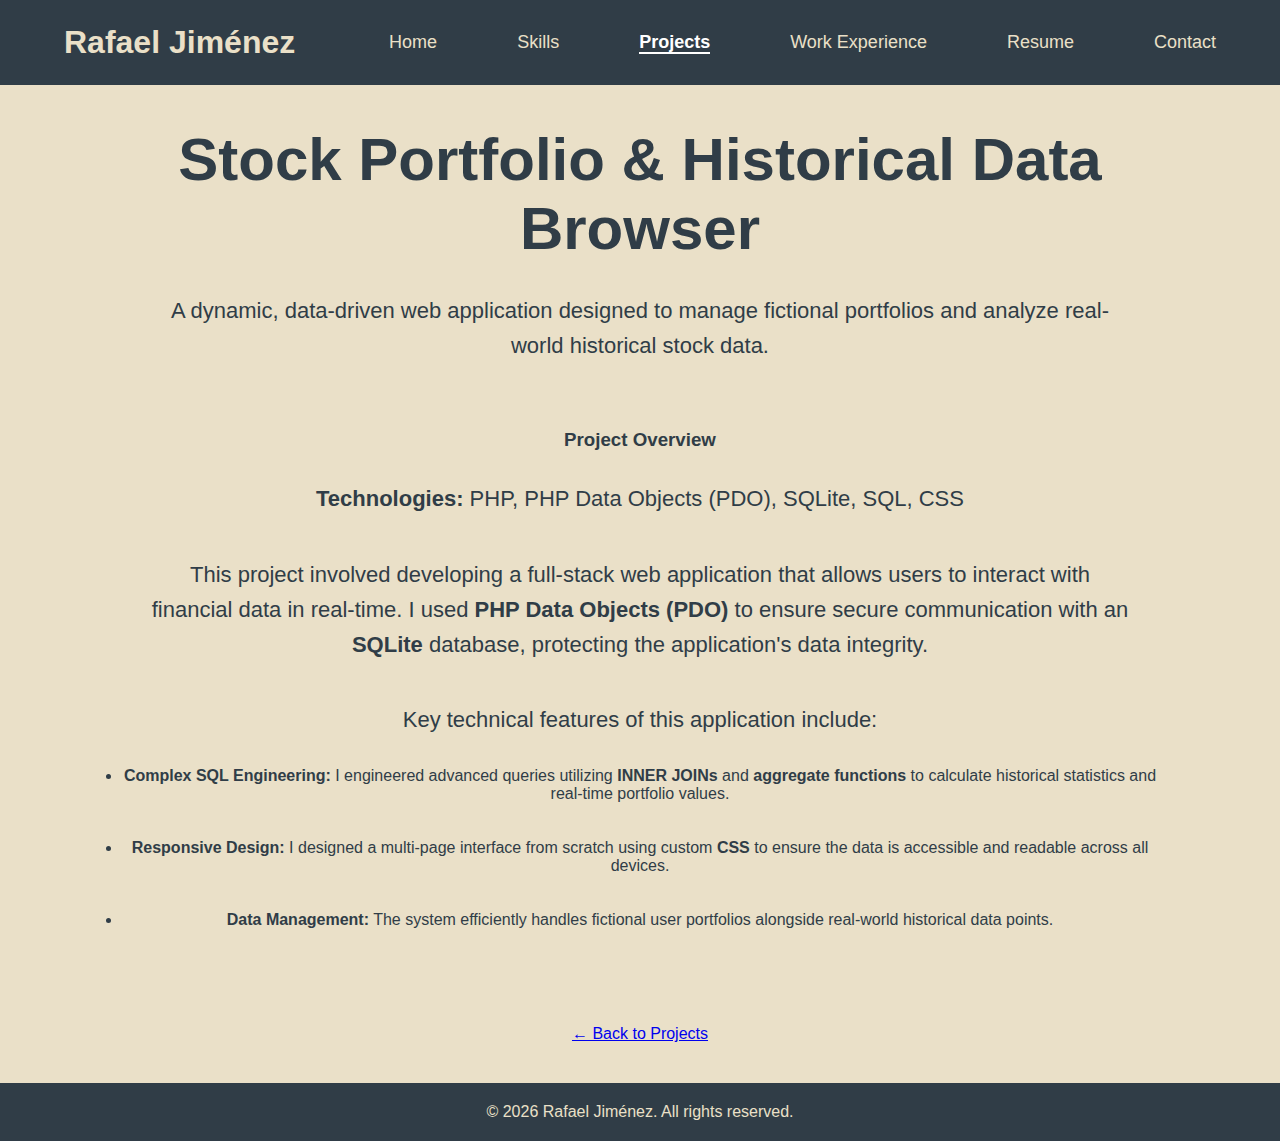
<file: project-stock.html>
<!DOCTYPE html>
<html lang="en">
<head>
    <meta charset="UTF-8">
    <meta name="viewport" content="width=device-width, initial-scale=1.0">
    <title>KindCare Project - Rafael Jiménez</title>
    <link rel="stylesheet" href="css/styles.css">
</head>
<body>

<header>
    <a href="index.html"><h1>Rafael Jiménez</h1></a>
    <nav>
        <ul id="nav-menu">
            <li><a href="index.html">Home</a></li>
            <li><a href="skills.html">Skills</a></li>
            <li><a href="projects.html" class="active">Projects</a></li>
            <li><a href="work.html">Work Experience</a></li>
            <li><a href="resume.html">Resume</a></li>
            <li><a href="contact.html">Contact</a></li>
        </ul>
    </nav>
</header>

<main>
<section>
    <div class="container">

        <h2>Stock Portfolio & Historical Data Browser</h2>
        <p>A dynamic, data-driven web application designed to manage fictional portfolios and analyze real-world historical stock data.</p>

        <br><br>

        <h3>Project Overview</h3>
        <p><strong>Technologies:</strong> PHP, PHP Data Objects (PDO), SQLite, SQL, CSS</p>
        
        <p>
            This project involved developing a full-stack web application that allows users to interact with financial data in real-time. 
            I used <strong>PHP Data Objects (PDO)</strong> to ensure secure communication with an <strong>SQLite</strong> database, protecting the application's data integrity.
        </p>

        <p>
            Key technical features of this application include:
            <ul>
                <li><strong>Complex SQL Engineering:</strong> I engineered advanced queries utilizing <strong>INNER JOINs</strong> and <strong>aggregate functions</strong> to calculate historical statistics and real-time portfolio values.</li>
                <br><br>
                <li><strong>Responsive Design:</strong> I designed a multi-page interface from scratch using custom <strong>CSS</strong> to ensure the data is accessible and readable across all devices.</li>
                <br><br>
                <li><strong>Data Management:</strong> The system efficiently handles fictional user portfolios alongside real-world historical data points.</li>
            </ul>
        </p>

        <br><br>

        <a href="index.html#projects" class="back-link">← Back to Projects</a>

    </div>
</section>
</main>

<footer>
        © 2026 Rafael Jiménez. All rights reserved.
    </footer>

</body>
</html>
</file>
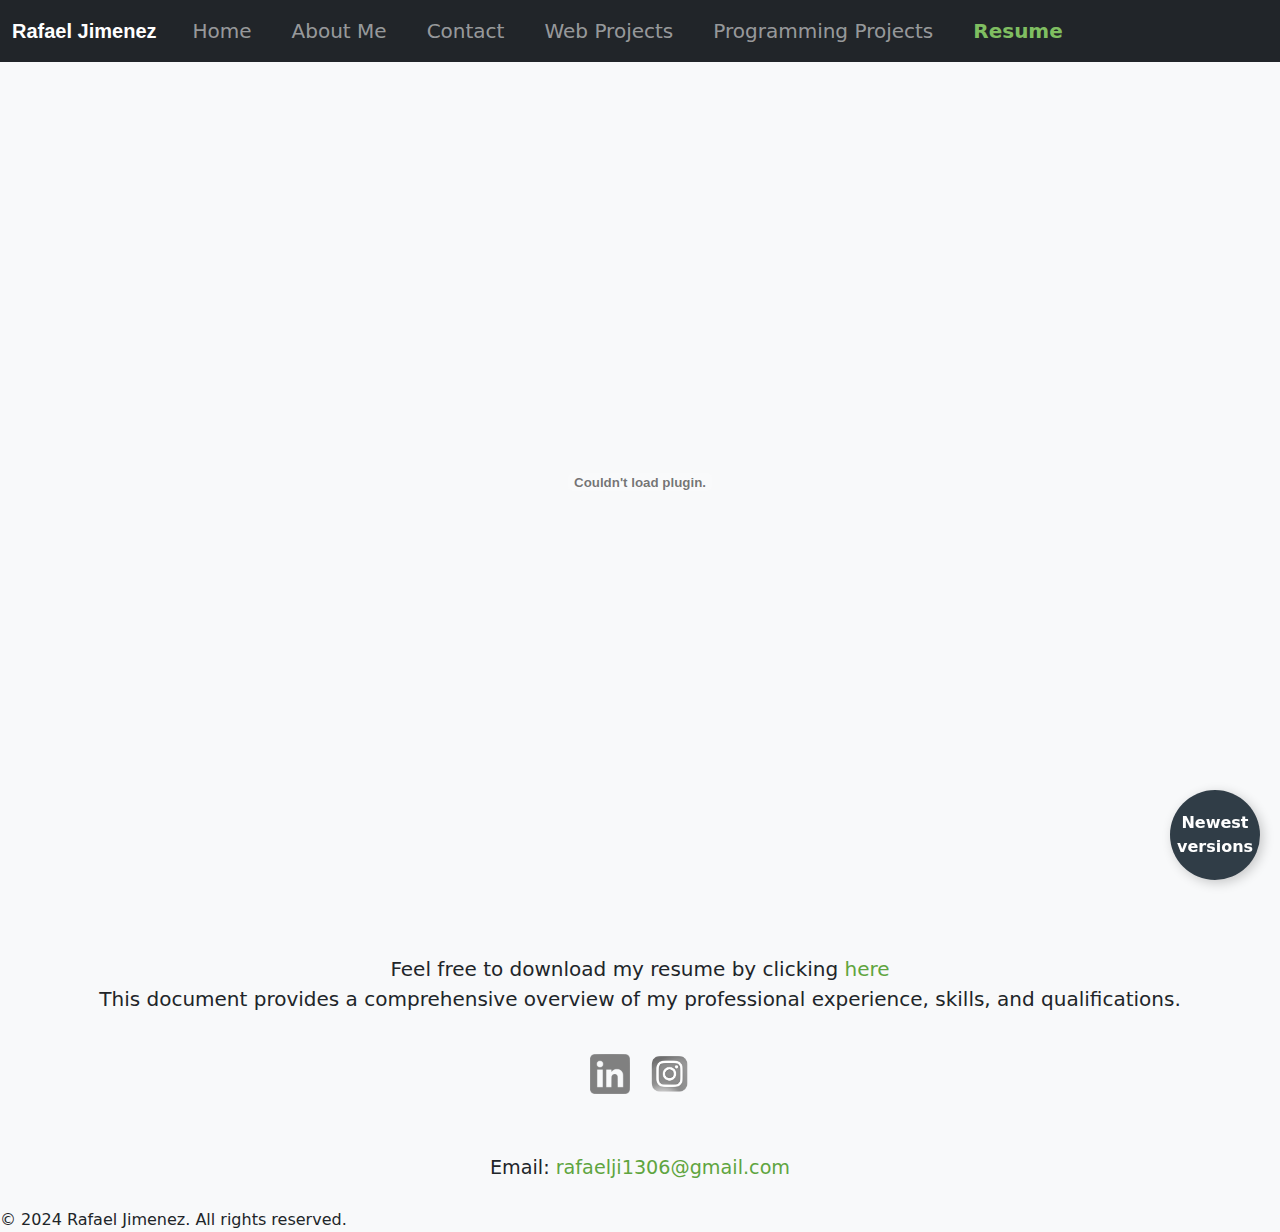
<file: Resume.html>
<!doctype html>
<html lang="en">
<head>
    <meta charset="utf-8">
    <meta name="viewport" content="width=device-width, initial-scale=1">
    <title>Rafael Jimenez ePortfolio</title>
    <link href="https://cdn.jsdelivr.net/npm/bootstrap@5.3.3/dist/css/bootstrap.min.css" rel="stylesheet" integrity="sha384-QWTKZyjpPEjISv5WaRU9OFeRpok6YctnYmDr5pNlyT2bRjXh0JMhjY6hW+ALEwIH" crossorigin="anonymous">
    <link href="styles1.0.css" rel="stylesheet">
    <style>
        :root {
            --top-section-height: 80vh;
        }

        .top-section {
            background-image: url('images/IMG_1409.jpeg');
            background-size: cover;
            background-position: center;
            height: var(--top-section-height);
            color: white;
            display: flex;
            justify-content: center;
            align-items: center;
            flex-direction: column;
        }

        .top-section h1 {
            font-size: 3rem;
            font-weight: bold;
            text-align: center;
            text-shadow: 2px 2px 5px rgba(0, 0, 0, 0.7);
        }

        .content-container {
            display: flex;
            justify-content: space-between;
            align-items: center;
            padding: 20px;
        }

        .video-container {
            flex: 1;
            margin-right: 20px;
        }

        .text-container {
            flex: 1;
            padding: 20px;
        }

        .video-container video {
            width: 100%;
            height: auto;
        }

        .text-container h2 {
            font-size: 2rem;
            margin-bottom: 20px;
        }

        .text-container p {
            font-size: 1rem;
            line-height: 1.5;
        }

        .social-media {
            display: flex;
            justify-content: center;
            gap: 20px;
            margin-top: 40px;
        }

        .contact-info {
            background-color: #f8f9fa;
            padding: 20px;
            margin-top: 40px;
            display: flex;
            flex-direction: column;
            align-items: center;
            justify-content: center;
        }
        .contact-info p {
            font-size: 1.2rem;
            margin-bottom: 5px;
            margin-top: 0px;
        }

        .pdf-container {
            width: 100%;
            height: 800px;
            margin-top: 20px;
        }

    /* Main floating button */
.fixed-button {
    position: fixed;
    bottom: 20px;
    right: 20px;
    width: 12vw; /* Adjusted width for better scaling */
    height: 12vw; /* Maintain circular shape */
    max-width: 90px; /* Adjust max-width for smaller screens */
    max-height: 90px; /* Adjust max-height for smaller screens */
    background-color: #303d47;
    color: #ffffff;
    border: none;
    font-size: 2vw; /* Scales based on screen size */
    font-weight: bold;
    border-radius: 50%;
    cursor: pointer;
    box-shadow: 3px 3px 12px rgba(0, 0, 0, 0.2);
    transition: background-color 0.3s ease, transform 0.2s ease;
    display: flex;
    justify-content: center;
    align-items: center; /* Center the text */
    text-align: center;
    padding: 0;
    overflow: hidden; /* Hide overflow text */
    white-space: nowrap; /* Prevent text from wrapping */
    text-overflow: ellipsis; /* Add ellipsis if text overflows */
}

/* Hover effect for the main button */
.fixed-button:hover {
    background-color: #536878;
    transform: scale(1.1);
}

/* Extra button container */
.hidden-buttons {
    position: fixed;
    bottom: 120px; /* Increased the distance from the main button */
    right: 20px;
    display: none;  /* Hidden by default */
    opacity: 0;
    visibility: hidden;
    transform: translateY(20px);
    transition: opacity 0.3s ease, transform 0.3s ease;
}

/* Style for the extra button */
.hidden-buttons button {
    width: 10vw; /* Adjusted for better scaling */
    height: 10vw; /* Maintain circular shape */
    max-width: 80px; /* Adjust max size */
    max-height: 80px; /* Adjust max size */
    border-radius: 50%;
    border: none;
    background-color: #536878;
    color: white;
    font-size: 3vw; /* Scales better on different devices */
    font-weight: bold;
    cursor: pointer;
    box-shadow: 2px 2px 10px rgba(0, 0, 0, 0.2);
    transition: background-color 0.3s ease, transform 0.2s ease;
    display: flex;
    justify-content: center;
    align-items: center; /* Center the text */
    text-align: center;
    padding: 0;
    overflow: hidden; /* Hide overflow text */
    white-space: nowrap; /* Prevent text from wrapping */
    text-overflow: ellipsis; /* Add ellipsis if text overflows */
}

/* Hover effect for the extra button */
.hidden-buttons button:hover {
    background-color: #536878;
    transform: scale(1.1);
}

/* Active state to show the extra button */
.hidden-buttons.active {
    display: block;
    opacity: 1;
    visibility: visible;
    transform: translateY(0);
}

/* Styling for the anchor link within the button */
.hidden-buttons a {
    text-decoration: none;  /* Removes underline */
    display: block;  /* Ensures the link is clickable */
}

.hidden-buttons a button {
    width: 10vw; /* Adjusted size for consistency */
    height: 10vw; /* Maintain circular shape */
    max-width: 80px; /* Adjust max size */
    max-height: 80px; /* Adjust max size */
    font-size: 2.5vw; /* Scales well with screen size */
    font-weight: bold;
    overflow: hidden; /* Hide overflow text */
    white-space: nowrap; /* Prevent text from wrapping */
    text-overflow: ellipsis; /* Add ellipsis if text overflows */
}

/* Hover effect for the extra button (anchor) */
.hidden-buttons a button:hover {
    background-color: #536878;
    transform: scale(1.1);
}

/* Media Query for larger screens */
@media screen and (min-width: 768px) {
    .fixed-button {
        font-size: 1em; /* Adjust font size for tablets and laptops */
    }

    .hidden-buttons button {
        font-size: 1.2em; /* Adjust font size for extra buttons */
    }

    .hidden-buttons a button {
        font-size: 1.2em; /* Adjust font size for extra buttons */
    }
}

/* Media Query for small screens */
@media screen and (max-width: 480px) {
    .fixed-button {
        font-size: 0.5em; /* Larger font size for very small screens */
        width: 20vw; /* Larger button for mobile */
        height: 20vw;
    }

    .hidden-buttons button {
        font-size: 0.5em; /* Larger font size for extra buttons */
        width: 20vw;
        height: 20vw;
    }

    .hidden-buttons a button {
        font-size: 0.5em; /* Larger font size for anchor buttons */
        width: 18vw;
        height: 18vw;
    }
}
    </style>
</head>
<body class="bg-light">

    <nav class="navbar navbar-expand-lg navbar-dark bg-dark">
        <div class="container-fluid">
            <a class="navbar-brand" href="index1.0.html">Rafael Jimenez</a>
            <button class="navbar-toggler" type="button" data-bs-toggle="collapse" data-bs-target="#navbarNav" aria-controls="navbarNav" aria-expanded="false" aria-label="Toggle navigation">
                <span class="navbar-toggler-icon"></span>
            </button>
            <div class="collapse navbar-collapse" id="navbarNav">
                <ul class="navbar-nav">
                    <li class="nav-item">
                        <a class="nav-link" href="index1.0.html">Home</a>
                    </li>
                    <li class="nav-item">
                        <a class="nav-link" href="AboutMe.html">About Me</a>
                    </li>
                    <li class="nav-item">
                        <a class="nav-link" href="Contact.html">Contact</a>
                    </li>
                    <li class="nav-item">
                        <a class="nav-link" href="WebProjects.html">Web Projects</a>
                    </li>
                    <li class="nav-item">
                        <a class="nav-link" href="Programmingprojects.html">Programming Projects</a>
                    </li>
                    <li class="nav-item">
                        <a class="nav-link active" href="Resume.html">Resume</a>
                    </li>
                </ul>
            </div>
        </div>
    </nav>


    <!-- Fixed "Past Versions" Button -->
<button class="fixed-button" onclick="toggleButtons()">Newest <br> versions</button>

<!-- Hidden "1.0" Button Container -->
<div class="hidden-buttons" id="extraButtons">
    <a class="nav-link" href="index.html">
        <button>1.5</button>
    </a>
</div>

<!-- JavaScript for Toggling -->
<script>
    function toggleButtons() {
        let buttons = document.getElementById("extraButtons");
        buttons.classList.toggle("active");
    }

    // Close buttons when clicking outside
    document.addEventListener("click", function(event) {
        let button = document.querySelector(".fixed-button");
        let buttons = document.getElementById("extraButtons");

        if (!button.contains(event.target) && !buttons.contains(event.target)) {
            buttons.classList.remove("active");
        }
    });
</script>

    <div class="pdf-container">
        <embed src="files/Resume - Rafael Jimenez.pdf" type="application/pdf" width="100%" height="100%">
    </div>

    <br><br><br>
    <p class="resume-text">Feel free to download my resume by clicking <a href="files/Resume - Rafael Jimenez.pdf" download class="resume-link">here</a><br>This document provides a comprehensive overview of my professional experience, skills, and qualifications.</p>

    <div class="social-media">
        <a href="https://www.linkedin.com/in/rafael-jimenez-57ab33334/" target="_blank">
            <img src="images/linkeding logo.png" alt="LinkedIn" class="social-icon">
        </a>
        <a href="https://www.instagram.com/rafael_j21/" target="_blank">
            <img src="images/instagram-gris.png" alt="Instagram" class="social-icon">
        </a>
    </div>

    <div class="contact-info">
        <p>Email: <a href="mailto:rafaelji1306@gmail.com">rafaelji1306@gmail.com</a></p>
    </div>

    <script src="https://cdn.jsdelivr.net/npm/bootstrap@5.3.3/dist/js/bootstrap.bundle.min.js"></script>

    <footer>
        <p>&copy; 2024 Rafael Jimenez. All rights reserved.</p>
    </footer>

</body>
</html>
</file>
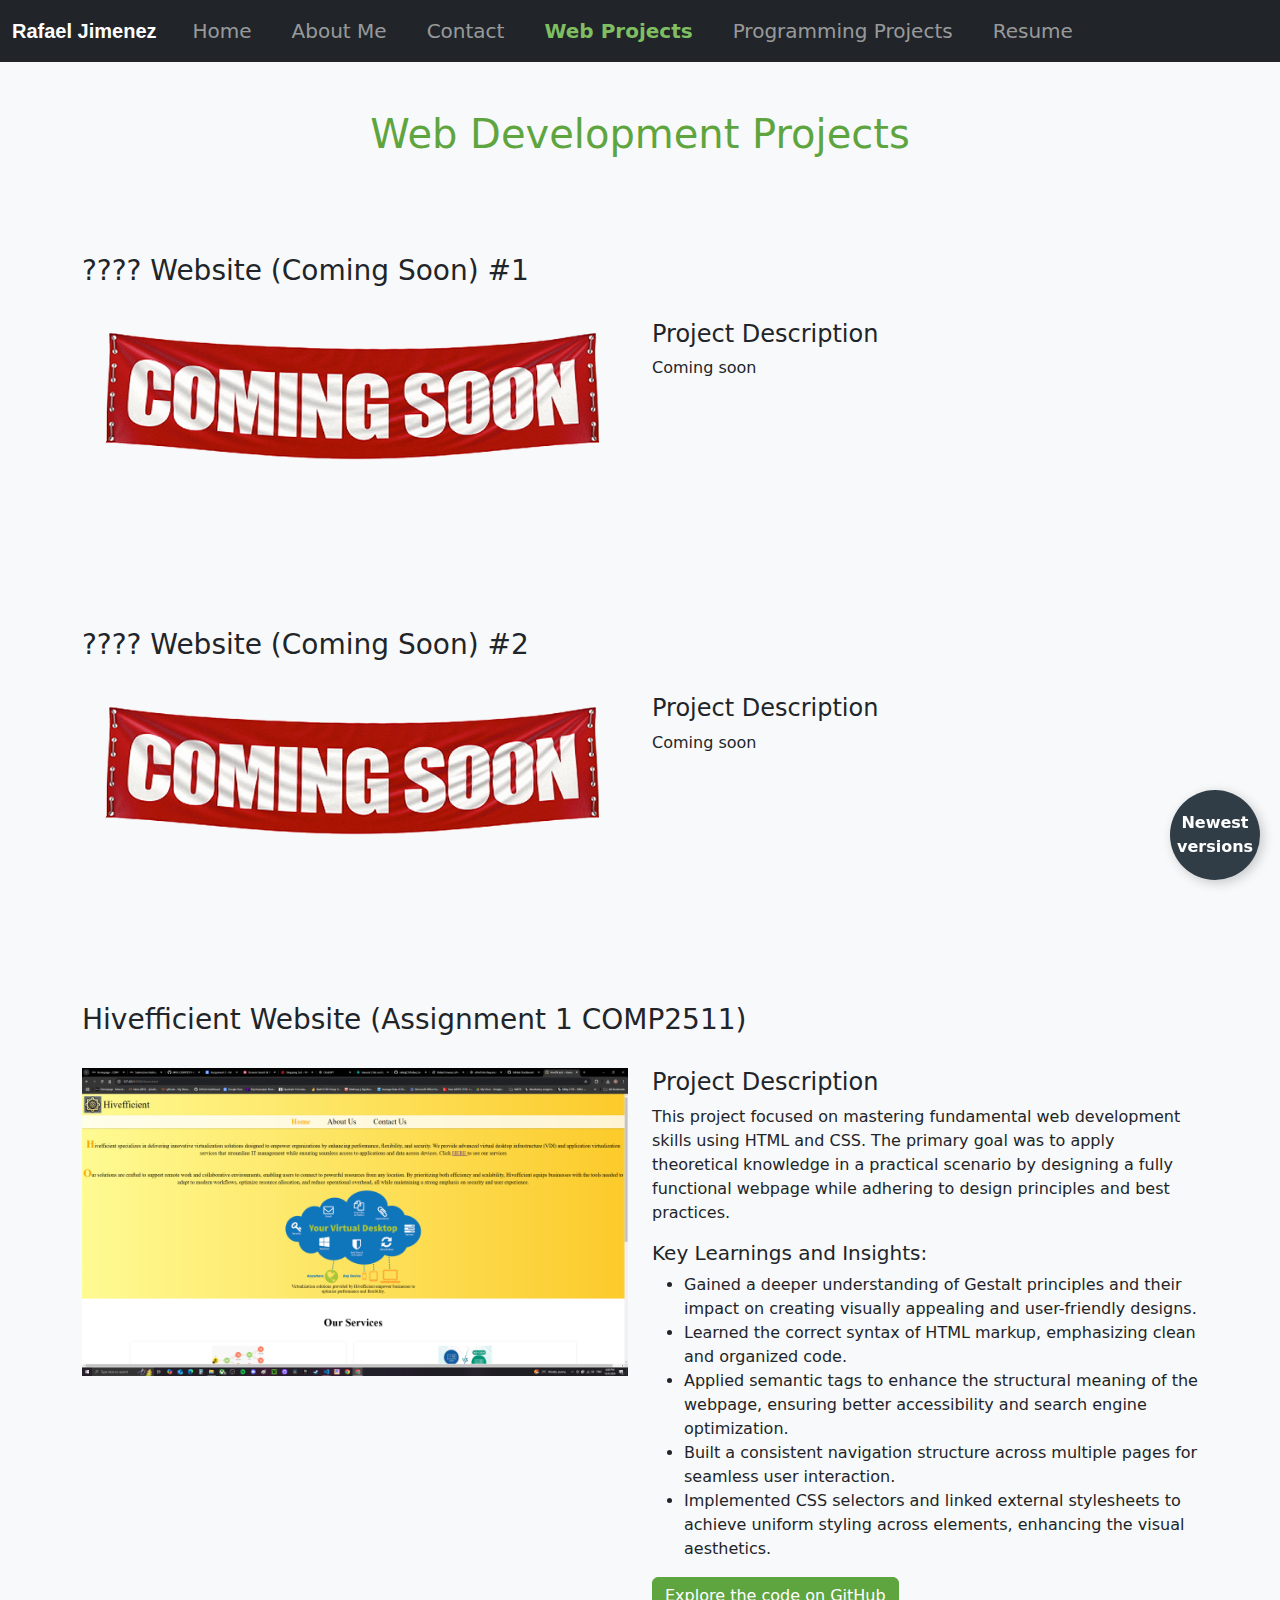
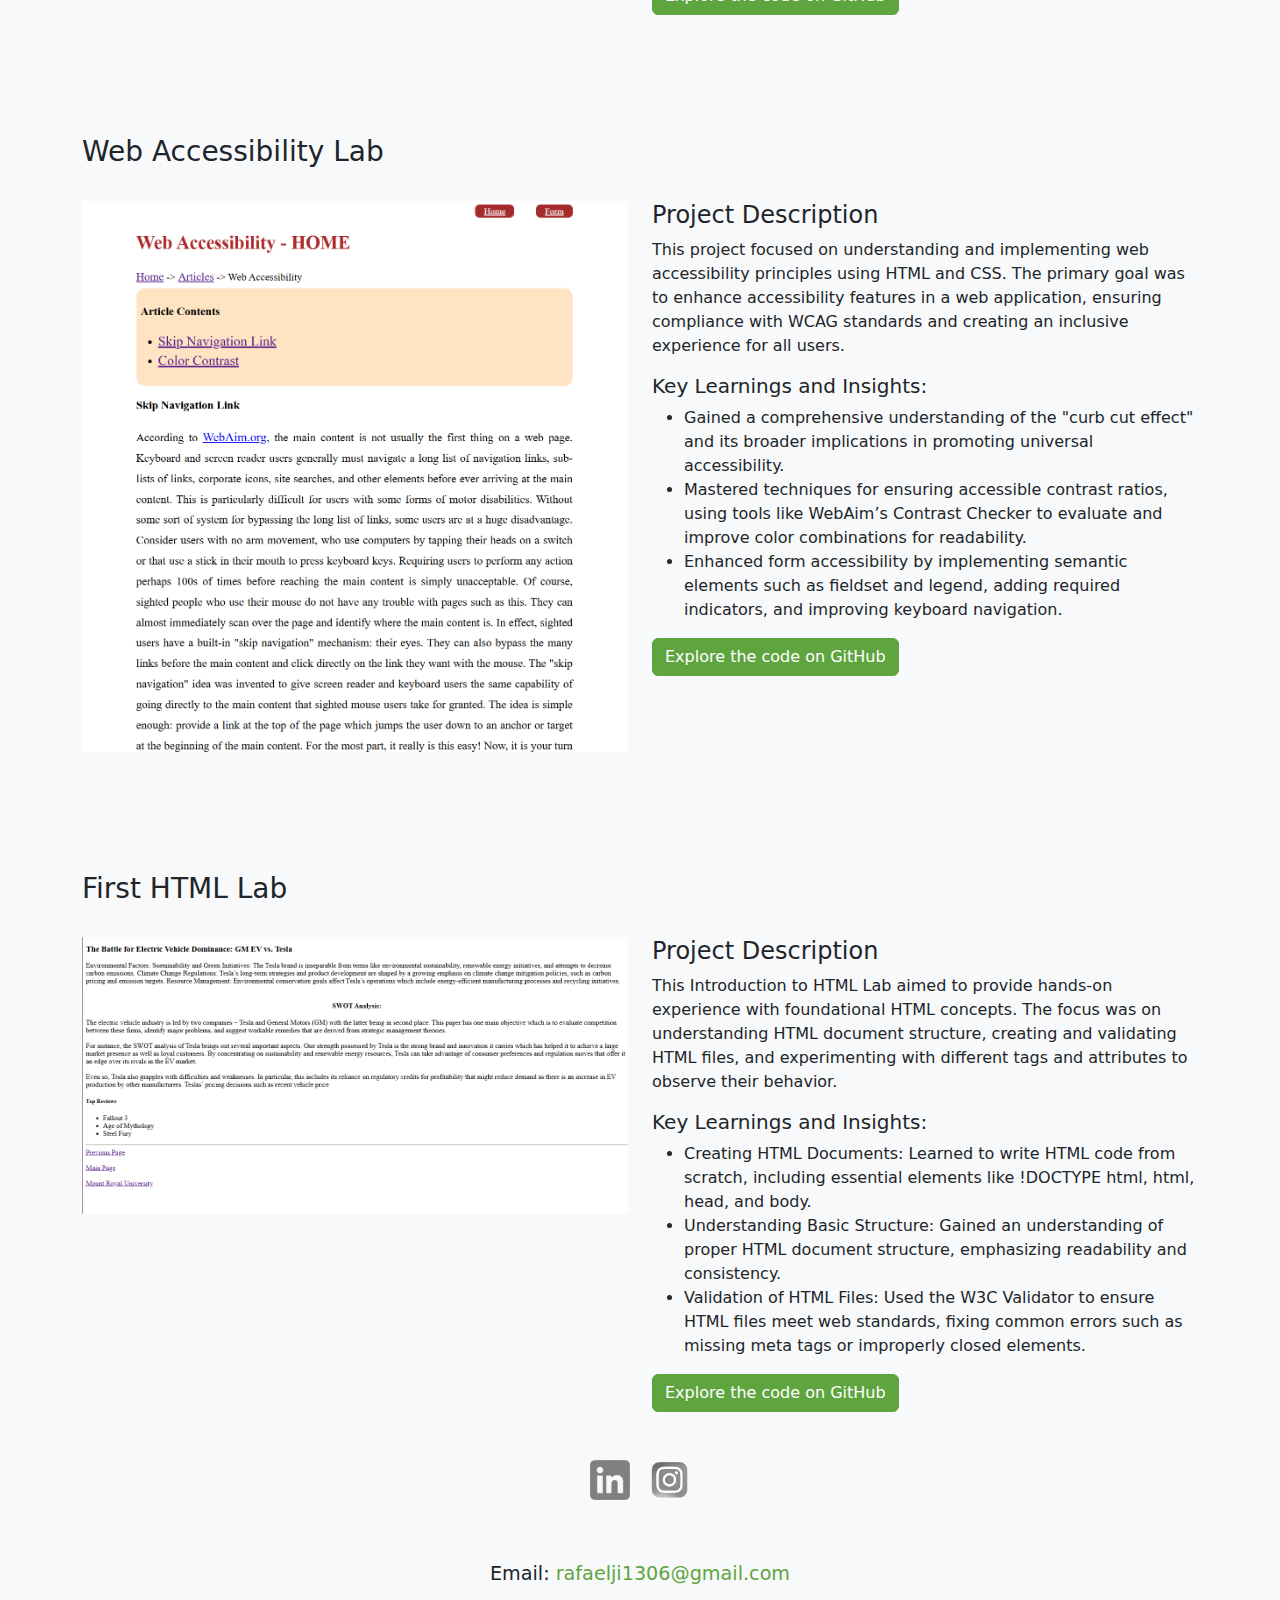
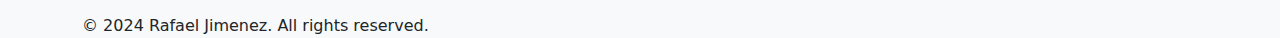
<file: WebProjects.html>
<!doctype html>
<html lang="en">
<head>
    <meta charset="utf-8">
    <meta name="viewport" content="width=device-width, initial-scale=1">
    <title>Rafael Jimenez ePortfolio</title>
    
    <link href="https://cdn.jsdelivr.net/npm/bootstrap@5.3.3/dist/css/bootstrap.min.css" rel="stylesheet" integrity="sha384-QWTKZyjpPEjISv5WaRU9OFeRpok6YctnYmDr5pNlyT2bRjXh0JMhjY6hW+ALEwIH" crossorigin="anonymous">
  
    <link href="styles1.0.css" rel="stylesheet">
    
    <style>
        
        :root {
            --top-section-height: 80vh; 
        }

        
        .top-section {
            background-image: url('images/IMG_1409.jpeg'); 
            background-size: cover;  
            background-position: center;  
            height: var(--top-section-height);  
            color: white;  
            display: flex;
            justify-content: center;
            align-items: center;
            flex-direction: column; 
        }

        
        .top-section h1 {
            font-size: 3rem;
            font-weight: bold;
            text-align: center;
            text-shadow: 2px 2px 5px rgba(0, 0, 0, 0.7);  
        }

        
        .content-container {
            display: flex;
            justify-content: space-between;
            align-items: center;
            padding: 20px;
        }

        
        .video-container {
            flex: 1;
            margin-right: 20px;
        }

        
        .text-container {
            flex: 1;
            padding: 20px;
        }

        
        .video-container video {
            width: 100%;
            height: auto;
        }

        
        .text-container h2 {
            font-size: 2rem;
            margin-bottom: 20px;
        }

        .text-container p {
            font-size: 1rem;
            line-height: 1.5;
        }

        
        .social-media {
            display: flex;
            justify-content: center;
            gap: 20px;
            margin-top: 40px;
        }

        
        .contact-info {
            background-color: #f8f9fa;
            padding: 20px;
            margin-top: 40px;
            display: flex;
            flex-direction: column;
            align-items: center; 
            justify-content: center; 
        }
        .contact-info p {
            font-size: 1.2rem;
            margin-bottom: 5px;
            margin-top: 0px;
        }

    /* Main floating button */
.fixed-button {
    position: fixed;
    bottom: 20px;
    right: 20px;
    width: 12vw; /* Adjusted width for better scaling */
    height: 12vw; /* Maintain circular shape */
    max-width: 90px; /* Adjust max-width for smaller screens */
    max-height: 90px; /* Adjust max-height for smaller screens */
    background-color: #303d47;
    color: #ffffff;
    border: none;
    font-size: 2vw; /* Scales based on screen size */
    font-weight: bold;
    border-radius: 50%;
    cursor: pointer;
    box-shadow: 3px 3px 12px rgba(0, 0, 0, 0.2);
    transition: background-color 0.3s ease, transform 0.2s ease;
    display: flex;
    justify-content: center;
    align-items: center; /* Center the text */
    text-align: center;
    padding: 0;
    overflow: hidden; /* Hide overflow text */
    white-space: nowrap; /* Prevent text from wrapping */
    text-overflow: ellipsis; /* Add ellipsis if text overflows */
}

/* Hover effect for the main button */
.fixed-button:hover {
    background-color: #536878;
    transform: scale(1.1);
}

/* Extra button container */
.hidden-buttons {
    position: fixed;
    bottom: 120px; /* Increased the distance from the main button */
    right: 20px;
    display: none;  /* Hidden by default */
    opacity: 0;
    visibility: hidden;
    transform: translateY(20px);
    transition: opacity 0.3s ease, transform 0.3s ease;
}

/* Style for the extra button */
.hidden-buttons button {
    width: 10vw; /* Adjusted for better scaling */
    height: 10vw; /* Maintain circular shape */
    max-width: 80px; /* Adjust max size */
    max-height: 80px; /* Adjust max size */
    border-radius: 50%;
    border: none;
    background-color: #536878;
    color: white;
    font-size: 3vw; /* Scales better on different devices */
    font-weight: bold;
    cursor: pointer;
    box-shadow: 2px 2px 10px rgba(0, 0, 0, 0.2);
    transition: background-color 0.3s ease, transform 0.2s ease;
    display: flex;
    justify-content: center;
    align-items: center; /* Center the text */
    text-align: center;
    padding: 0;
    overflow: hidden; /* Hide overflow text */
    white-space: nowrap; /* Prevent text from wrapping */
    text-overflow: ellipsis; /* Add ellipsis if text overflows */
}

/* Hover effect for the extra button */
.hidden-buttons button:hover {
    background-color: #536878;
    transform: scale(1.1);
}

/* Active state to show the extra button */
.hidden-buttons.active {
    display: block;
    opacity: 1;
    visibility: visible;
    transform: translateY(0);
}

/* Styling for the anchor link within the button */
.hidden-buttons a {
    text-decoration: none;  /* Removes underline */
    display: block;  /* Ensures the link is clickable */
}

.hidden-buttons a button {
    width: 10vw; /* Adjusted size for consistency */
    height: 10vw; /* Maintain circular shape */
    max-width: 80px; /* Adjust max size */
    max-height: 80px; /* Adjust max size */
    font-size: 2.5vw; /* Scales well with screen size */
    font-weight: bold;
    overflow: hidden; /* Hide overflow text */
    white-space: nowrap; /* Prevent text from wrapping */
    text-overflow: ellipsis; /* Add ellipsis if text overflows */
}

/* Hover effect for the extra button (anchor) */
.hidden-buttons a button:hover {
    background-color: #536878;
    transform: scale(1.1);
}

/* Media Query for larger screens */
@media screen and (min-width: 768px) {
    .fixed-button {
        font-size: 1em; /* Adjust font size for tablets and laptops */
    }

    .hidden-buttons button {
        font-size: 1.2em; /* Adjust font size for extra buttons */
    }

    .hidden-buttons a button {
        font-size: 1.2em; /* Adjust font size for extra buttons */
    }
}

/* Media Query for small screens */
@media screen and (max-width: 480px) {
    .fixed-button {
        font-size: 0.5em; /* Larger font size for very small screens */
        width: 20vw; /* Larger button for mobile */
        height: 20vw;
    }

    .hidden-buttons button {
        font-size: 0.5em; /* Larger font size for extra buttons */
        width: 20vw;
        height: 20vw;
    }

    .hidden-buttons a button {
        font-size: 0.5em; /* Larger font size for anchor buttons */
        width: 18vw;
        height: 18vw;
    }
}
    </style>
</head>
<body class="bg-light">

 
    <nav class="navbar navbar-expand-lg navbar-dark bg-dark">
        <div class="container-fluid">
            <a class="navbar-brand" href="index1.0.html">Rafael Jimenez</a>
            <button class="navbar-toggler" type="button" data-bs-toggle="collapse" data-bs-target="#navbarNav" aria-controls="navbarNav" aria-expanded="false" aria-label="Toggle navigation">
                <span class="navbar-toggler-icon"></span>
            </button>
            <div class="collapse navbar-collapse" id="navbarNav">
                <ul class="navbar-nav">
                    <li class="nav-item">
                        <a class="nav-link" href="index1.0.html">Home</a>
                    </li>
                    <li class="nav-item">
                        <a class="nav-link" href="AboutMe.html">About Me</a>
                    </li>
                    <li class="nav-item">
                        <a class="nav-link" href="Contact.html">Contact</a>
                    </li>
                    <li class="nav-item">
                        <a class="nav-link active" href="WebProjects.html">Web Projects</a>
                    </li>
                    <li class="nav-item">
                        <a class="nav-link" href="Programmingprojects.html">Programming Projects</a>
                    </li>
                    <li class="nav-item">
                        <a class="nav-link" href="Resume.html">Resume</a>
                    </li>
                </ul>
            </div>
        </div>
    </nav>

    <!-- Fixed "Past Versions" Button -->
<button class="fixed-button" onclick="toggleButtons()">Newest <br> versions</button>

<!-- Hidden "1.0" Button Container -->
<div class="hidden-buttons" id="extraButtons">
    <a class="nav-link" href="index.html">
        <button>1.5</button>
    </a>
</div>

<!-- JavaScript for Toggling -->
<script>
    function toggleButtons() {
        let buttons = document.getElementById("extraButtons");
        buttons.classList.toggle("active");
    }

    // Close buttons when clicking outside
    document.addEventListener("click", function(event) {
        let button = document.querySelector(".fixed-button");
        let buttons = document.getElementById("extraButtons");

        if (!button.contains(event.target) && !buttons.contains(event.target)) {
            buttons.classList.remove("active");
        }
    });
</script>

        
    <div class="container my-5">
        <h1 class="text-center mb-4" style="color: #5fa53f;">Web Development Projects</h1>
        <br><br><br>
        <div class="project mb-5">
            <h3> ???? Website (Coming Soon) #1</h3>
            <br>
            <div class="row">
                <div class="col-md-6">
                    <img src="images/6-2-coming-soon-png-file.png" alt="Coming soon logo" class="img-fluid resize-img">
                </div>
                <div class="col-md-6">
                    <h4>Project Description</h4>
                    <p>Coming soon</p>
                </div>
            </div>
        </div>
        <br><br><br><br><br>
        <div class="project mb-5">
            <h3> ???? Website (Coming Soon) #2</h3>
            <br>
            <div class="row">
                <div class="col-md-6">
                    <img src="images/6-2-coming-soon-png-file.png" alt="Coming soon logo" class="img-fluid resize-img">
                </div>
                <div class="col-md-6">
                    <h4>Project Description</h4>
                    <p>Coming soon</p>
                </div>
            </div>
        </div>
        <br><br><br><br><br>
        <div class="project mb-5">
            <h3>Hivefficient Website (Assignment 1 COMP2511)</h3>
            <br>
            <div class="row">
                <div class="col-md-6">
                    <img src="images/Screenshot (59).png" alt="Assignment 1 Screenshot" class="img-fluid resize-img">
                </div>
                <div class="col-md-6">
                    <h4>Project Description</h4>
                    <p>This project focused on mastering fundamental web development skills using HTML and CSS. The primary goal was to apply theoretical knowledge in a practical scenario by designing a fully functional webpage while adhering to design principles and best practices.</p>
                    <h5>Key Learnings and Insights:</h5>
                    <ul>
                        <li>Gained a deeper understanding of Gestalt principles and their impact on creating visually appealing and user-friendly designs.</li>
                        <li>Learned the correct syntax of HTML markup, emphasizing clean and organized code.</li>
                        <li>Applied semantic tags to enhance the structural meaning of the webpage, ensuring better accessibility and search engine optimization.</li>
                        <li>Built a consistent navigation structure across multiple pages for seamless user interaction.</li>
                        <li>Implemented CSS selectors and linked external stylesheets to achieve uniform styling across elements, enhancing the visual aesthetics.</li>

                    </ul>
                    <a href="https://github.com/MRU-COMP2511-F2024/a1-html-and-css-rafaelj21.git" target="_blank" class="btn btn-primary">Explore the code on GitHub</a>
                    
                </div>
            </div>
        </div>
        <br><br><br>
        <div class="project mb-5">
            <h3>Web Accessibility Lab</h3>
            <br>
            <div class="row">
                <div class="col-md-6">
                    <img src="images/Screenshot (62).png" alt="Lab 9 Screenshot" class="img-fluid resize-img">
                </div>
                <div class="col-md-6">
                    <h4>Project Description</h4>
                    <p>This project focused on understanding and implementing web accessibility principles using HTML and CSS. The primary goal was to enhance accessibility features in a web application, ensuring compliance with WCAG standards and creating an inclusive experience for all users.</p>
                    <h5>Key Learnings and Insights:</h5>
                    <ul>
                        <li>Gained a comprehensive understanding of the "curb cut effect" and its broader implications in promoting universal accessibility.</li>
                        <li>Mastered techniques for ensuring accessible contrast ratios, using tools like WebAim’s Contrast Checker to evaluate and improve color combinations for readability.</li>
                        <li>Enhanced form accessibility by implementing semantic elements such as fieldset and legend, adding required indicators, and improving keyboard navigation.</li>
                    </ul>
                    <a href="https://github.com/MRU-COMP2511-F2024/lab09-web-accessibility-rafaelj21.git" target="_blank" class="btn btn-primary">Explore the code on GitHub</a>
                </div>
            </div>
        </div>
        
        <br><br><br>
        <div class="project mb-5">
            <h3>First HTML Lab</h3>
            <br>
            <div class="row">
                <div class="col-md-6">
                    <img src="images/Screenshot (61).png" alt="First Lab Screenshot" class="img-fluid resize-img">
                </div>
                <div class="col-md-6">
                    <h4>Project Description</h4>
                    <p>This Introduction to HTML Lab aimed to provide hands-on experience with foundational HTML concepts. The focus was on understanding HTML document structure, creating and validating HTML files, and experimenting with different tags and attributes to observe their behavior. </p>
                    <h5>Key Learnings and Insights:</h5>
                    <ul>
                        <li>Creating HTML Documents: Learned to write HTML code from scratch, including essential elements like !DOCTYPE html, html, head, and body.</li>
                        <li>Understanding Basic Structure: Gained an understanding of proper HTML document structure, emphasizing readability and consistency.</li>
                        <li>Validation of HTML Files: Used the W3C Validator to ensure HTML files meet web standards, fixing common errors such as missing meta tags or improperly closed elements.</li>
                        
                    </ul>
                    <a href="https://github.com/MRU-COMP2511-F2024/lab01-intro-to-html-rafaelj21.git" target="_blank" class="btn btn-primary">Explore the code on GitHub</a>
                    
                </div>
            </div>
        </div>












    

    <div class="social-media">
    <a href="https://www.linkedin.com/in/rafael-jimenez-57ab33334/" target="_blank">
        <img src="images/linkeding logo.png" alt="LinkedIn" class="social-icon">
    </a>
    <a href="https://www.instagram.com/rafael_j21/" target="_blank">
        <img src="images/instagram-gris.png" alt="Instagram" class="social-icon">
    </a>
    </div>



    <div class="contact-info">
        <p>Email: <a href="mailto:rafaelji1306@gmail.com">rafaelji1306@gmail.com</a></p>
    </div>


    <script src="https://cdn.jsdelivr.net/npm/bootstrap@5.3.3/dist/js/bootstrap.bundle.min.js"></script>

    <footer>
        <p>&copy; 2024 Rafael Jimenez. All rights reserved.</p>
    </footer>

</body>
</html>
</file>
<file: 1.0/styles.css>
html, body {
    background-color: var(--page-bg-color) !important;
    margin: 0;
    padding: 0;
    height: 100%;
    width: 100%;
}

.top-section {
    background-image: url('images/IMG_1409.jpeg');
    background-size: cover;
    background-position: center;
    height: var(--top-section-height);
    color: white;
    display: flex;
    justify-content: center;
    align-items: center;
    flex-direction: column;
    text-shadow: 2px 2px 5px rgba(0, 0, 0, 0.7);
    background-repeat: no-repeat;
}

@media (max-width: 576px) {
    .top-section {
        background-image: url('images/IMG_1409.jpeg');
        background-size: cover;
        background-position: center;
    }
}

@media (min-width: 577px) and (max-width: 1200px) {
    .top-section {
        background-image: url('images/IMG_1409.jpeg');
        background-size: cover;
        background-position: center;
    }
}

@media (min-width: 1201px) {
    .top-section {
        background-image: url('images/IMG_1409.jpeg');
        background-size: cover;
        background-position: center;
    }
}

.navbar {
    background-color: #2a2a2a;
}

.navbar-brand {
    font-family: 'Arial', sans-serif;
    font-weight: bold;
}

.nav-link {
    font-size: 20px;
    margin-left: 12px;
    margin-right: 12px;
}

.navbar-nav .nav-item .nav-link.active {
    font-weight: bold;
    color: #7fbe61 !important;
}

.navbar-nav .nav-item .nav-link:hover {
    color: #a0ca8d !important;
}

video {
    width: 50%;
    height: auto;
}

.carousel img {
    width: 100%;
    height: 60vh;
    object-fit: cover;
}

.social-media {
    display: flex;
    justify-content: center;
    gap: 20px;
    margin-top: 40px;
}

.social-icon {
    width: 50px;
    height: auto;
    transition: transform 0.3s ease;
}

.social-icon:hover {
    transform: scale(1.2);
}

.social-icon:hover {
    filter: brightness(1.2);
}

.resize-img {
    width: 100%;
    max-width: 500px;
    height: auto;
}

.resize-img:hover {
    transform: scale(1.05);
    transition: transform 0.3s ease-in-out;
}

.btn-primary {
    background-color: #5fa53f !important;
    border-color: #5fa53f !important;
}

.btn-primary:hover {
    background-color: #4a8432 !important;
    border-color: #4a8432 !important;
}

.contact-info a {
    color: #5fa53f;
    text-decoration: none;
}

.contact-info a:hover {
    color: #4a8432;
    text-decoration: underline;
}

.resume-link {
    color: #5fa53f;
    text-decoration: none;
}

.resume-link:hover {
    color: #4a8432;
    text-decoration: underline;
}

.resume-text {
    text-align: center;
    font-size: 20px;
}

.resume-link {
    font-size: 20px;
    color: #5fa53f;
    text-decoration: none;
}

.content-container {
    display: flex;
    justify-content: center;
    align-items: center;
    padding: 20px;
    flex-wrap: wrap;
}

.video-container {
    flex: 1;
    margin-right: 20px;
    max-width: 100%;
    display: flex;
    justify-content: center;
}

.video-container video {
    width: 100%;
    max-width: 600px;
    height: auto;
}
.social-icon {
    width: 40px; /* Adjust as needed */
    height: 40px;
    transition: transform 0.3s ease-in-out;
}

.social-icon:hover {
    transform: scale(1.1);
}
.resize-img {
    max-width: 100%;
    height: auto;
}
</file>
<file: rafael-jimenez-A3-main/css/styles.css>
* { 
    margin: 0;
    padding: 0;
    box-sizing: border-box;
    font-family: 'Poppins', sans-serif;
}

html {
    scroll-behavior: smooth;
}

/* This adds a little space so the menu doesn't cover your titles */
section {
    scroll-margin-top: 80px; 
}

body {
    display: flex;
    flex-direction: column;
    min-height: 100vh;
    background-color: #EAE0C8;
    color: #303d47;
    overflow-x: hidden;
}

main {
    flex: 1;
}

header {
    color: #EAE0C8;
    position: fixed;
    width: 100%;
    top: 0;
    left: 0;
    display: flex;
    justify-content: space-between;
    align-items: center;
    padding: 20px 5%;
    background: #303d47;
}

/* Hide hamburger by default (desktop) */
.hamburger {
    display: none;
    font-size: 30px;
    color: #EAE0C8;
    cursor: pointer;
}



    /* Show menu when active class is added via JS */
    nav ul.active {
        display: flex;
    }


header a {
    text-decoration: none;
    color: inherit;
}

nav {
    display: flex;
    align-items: center;
}

nav ul {
    display: flex;
    list-style: none;
    gap: 80px;
}

nav ul li a {
    color: #EAE0C8;
    text-decoration: none;
    font-size: 18px;
    transition: color 0.3s;
}

nav ul li a:hover {
    color: #536878;
}

nav ul li a.active {
    color: #ffffff;
    font-weight: bold;
    border-bottom: 2px solid #ffffff;
}

/* This applies to EVERYTHING EXCEPT the home section */
section:not(#home) {
    padding: 40px 5%; 
    text-align: center;
    background-color: #EAE0C8;
    scroll-margin-top: 85px; 
}

/* This keeps your Home section exactly how it was */
#home {
    padding: 60px 5%;
    padding-top: 120px;
    text-align: center;
    background-color: #EAE0C8;
    min-height: 80vh; /* Optional: keeps the hero tall on big screens */
    display: flex;
    flex-direction: column;
    justify-content: center;
}

section h2 {
    font-size: clamp(30px, 6vw, 60px);
    font-weight: 700;
    margin-bottom: 20px;
}

/* Footer */
footer {
    text-align: center;
    padding: 20px;
    background: #303d47;
    color: #EAE0C8;
}

/* Paragraphs */
p {
    font-size: clamp(16px, 2.5vw, 22px);
    line-height: 1.6;
    color: #303d47;
    max-width: 1000px;
    margin: 20px auto;
    padding: 10px;
}

/* Photo Container */
.photo-container {
    display: flex;
    justify-content: center;
    margin-top: 20px;
}

.about-photo {
    width: 100%;
    max-width: 500px;
    height: auto;
    border-radius: 8px;
}

/* Social Media */
.social-media {
    display: flex;
    flex-wrap: wrap;
    justify-content: center;
    gap: 10px;
    margin: 20px auto;
}

.social-media a {
    text-decoration: none;
}

/* Buttons */
.button-container {
    display: flex;
    flex-wrap: wrap;
    justify-content: center;
    gap: 10px;
    padding: 20px;
}

button {
    font-size: clamp(14px, 2vw, 17px);
    font-weight: bold;
    border-radius: 10px;
    padding: 12px 20px;
    border: 2px solid #303d47;
    background-color: #e0d8c2;
    cursor: pointer;
}

button:hover {
    background-color: #d6cfb9;
}

/* MEDIA QUERIES */
@media (max-width: 768px) {
    nav ul {
        flex-direction: column;
        text-align: center;
        gap: 10px;
    }
}

@media (min-width: 769px) {
    .container {
        width: 90%;
        max-width: 1200px;
        margin: 0 auto;
    }
}

#resume h2 {
    margin-bottom: 30px;
}

.pdf-container {
    width: 100%;
    max-width: 900px;
    height: 600px;
    margin: 0 auto 30px auto;
    border: 2px solid #303d47;
    border-radius: 6px;
    overflow: hidden;
    background: white;
}

.pdf-container embed {
    width: 100%;
    height: 100%;
}

/* Resume descriptive text */
.resume-text {
    font-size: 20px;
    text-align: center;
    margin: 20px auto;
    max-width: 800px;
}

/* Download button */
.resume-download-btn {
    display: inline-block;
    background-color: #303d47;
    color: #EAE0C8;
    padding: 12px 25px;
    border-radius: 5px;
    font-size: 18px;
    font-weight: bold;
}

.resume-download-btn:hover {
    background-color: #536878;
}

/* Responsive PDF box */
@media (max-width: 768px) {
    .pdf-container {
        height: 400px;
    }
}

@media (max-width: 480px) {
    .pdf-container {
        height: 300px;
    }
}
/* Video + Transcript layout */
.content-container {
    display: flex;
    flex-wrap: wrap;
    gap: 30px;
    justify-content: center;
    margin-top: 40px;
}

.video-container video {
    width: 90%;
    height: 80%;
    max-width: 500px;
    border: 3px solid #303d47;
    border-radius: 8px;
}

.text-container {
    max-width: 600px;
    text-align: left;
    padding: 10px;
}
.contact-form {
    max-width: 600px;
    margin: 0 auto;
    text-align: left;
}

.contact-form label, 
.contact-form legend {
    display: block;
    margin-top: 15px;
    font-weight: 600;
}

.contact-form input,
.contact-form select,
.contact-form textarea {
    width: 100%;
    padding: 12px;
    margin-top: 6px;
    border-radius: 4px;
    border: 1px solid #303d47;
}

fieldset {
    margin-top: 20px;
    padding: 15px;
    border: 1px solid #303d47;
    border-radius: 5px;
}
.project-grid {
    display: flex;
    flex-wrap: wrap;
    gap: 20px;
    justify-content: center;
}

.project-card {
    width: 300px;
    background: #f7f2e9;
    border: 2px solid #303d47;
    border-radius: 10px;
    text-decoration: none;
    color: #303d47;
    padding: 15px;
}


.project-card img {
    width: 100%;
    border-radius: 8px;
    margin-bottom: 10px;
    border: 2px solid #303d47;
}

.project-card:hover {
    box-shadow: 0 10px 15px rgba(0,0,0,0.2);
    background-color: #e5dfd4;
}



/* CSS for Work Experience Section */
.job {
    margin-bottom: 20px;
}

.job h3 {
    font-size: 1.5rem;
    color: #303d47;
    margin-bottom: 5px;
    text-transform: uppercase;
}

.job h4 {
    font-size: 1.1rem;
    color: #666;
    font-weight: 500;
    margin-bottom: 8px;
}
.job h5 {
    font-size: 1.1rem;
    color: #303d47;
    font-weight: 500;
    margin-bottom: 8px;
}

.job p {
    font-size: 1rem;
    line-height: 1.6;
    color: #303d47;
    margin: 5px 0;
}

/* Horizontal Rule Styling */
.job-separator {
    border: 10;
    height: 1px;
    margin: 40px 0;
}

/* Responsive spacing for mobile */
@media (max-width: 768px) {
    .job-separator {
        margin: 30px 0;
    }
}



/* Contact Section Styling */

.contact-wrapper {
    display: flex;
    flex-direction: column;
    align-items: center;
    gap: 30px;
    margin-top: 40px;
}

/* Primary Action Button */
.email-button {
    display: inline-block;
    background-color: #303d47;
    color: #EAE0C8;
    padding: 18px 50px;
    border-radius: 5px;
    text-decoration: none;
    font-weight: 600;
    font-size: 1.1rem;
    transition: all 0.3s ease;
    border: 2px solid #303d47;
}

.email-button:hover {
    background-color: transparent;
    color: #303d47;
}

/* Professional Detail Blocks */
.contact-details {
    display: flex;
    flex-direction: column;
    gap: 5px;
}

.detail-label {
    font-size: 0.9rem;
    text-transform: uppercase;
    letter-spacing: 1px;
    color: #303d47;
    font-weight: 600;
}

.detail-value {
    font-size: 1.2rem;
    color: #303d47;
}





.top-container {
    text-align: center;
    padding: 40px 0;
    background-color: #EAE0C8; /* Matches your background */
}

.simple-top-btn {
    display: inline-block;
    padding: 10px 20px;
    background-color: transparent;
    color: #303d47;
    border: 2px solid #303d47;
    text-decoration: none;
    font-weight: bold;
    border-radius: 5px;
    transition: all 0.3s ease;
}

.simple-top-btn:hover {
    background-color: #303d47;
    color: #EAE0C8;
}



/* 1. THE FIXED HEADER */
header {
    position: fixed;
    width: 100%;
    height: 85px; /* Forced height so we know where it ends */
    top: 0;
    left: 0;
    background: #303d47;
    display: flex;
    justify-content: space-between;
    align-items: center;
    padding: 0 5%; /* Removed vertical padding so height controls it */
    z-index: 1001; 
}

/* 2. THE CLEAN MOBILE MENU */
@media (max-width: 768px) {
    .hamburger {
        display: block;
    }

    nav ul {
        display: none; 
        flex-direction: column;
        position: absolute;
        top: 85px; /* Matches the header height exactly */
        left: 0;
        width: 100%;
        background: #303d47;
        padding: 20px 0;
        z-index: 1000;
        text-align: center;
        border-top: 1px solid rgba(234, 224, 200, 0.2);
    }

    nav ul.active {
        display: flex;
    }

    nav ul li {
        padding: 15px 0;
    }
}

.hamburger {
    transition: all 0.3s ease;
    /* ... keep your other hamburger styles ... */
}
/* This adds a "buffer" so content doesn't hide behind the header */
main {
    padding-top: 85px; /* This matches your header height exactly */
}
</file>
<file: styles1.0.css>
html, body {
    background-color: var(--page-bg-color) !important;
    margin: 0;
    padding: 0;
    height: 100%;
    width: 100%;
}

.top-section {
    background-image: url('images/IMG_1409.jpeg');
    background-size: cover;
    background-position: center;
    height: var(--top-section-height);
    color: white;
    display: flex;
    justify-content: center;
    align-items: center;
    flex-direction: column;
    text-shadow: 2px 2px 5px rgba(0, 0, 0, 0.7);
    background-repeat: no-repeat;
}

@media (max-width: 576px) {
    .top-section {
        background-image: url('images/IMG_1409.jpeg');
        background-size: cover;
        background-position: center;
    }
}

@media (min-width: 577px) and (max-width: 1200px) {
    .top-section {
        background-image: url('images/IMG_1409.jpeg');
        background-size: cover;
        background-position: center;
    }
}

@media (min-width: 1201px) {
    .top-section {
        background-image: url('images/IMG_1409.jpeg');
        background-size: cover;
        background-position: center;
    }
}

.navbar {
    background-color: #2a2a2a;
}

.navbar-brand {
    font-family: 'Arial', sans-serif;
    font-weight: bold;
}

.nav-link {
    font-size: 20px;
    margin-left: 12px;
    margin-right: 12px;
}

.navbar-nav .nav-item .nav-link.active {
    font-weight: bold;
    color: #7fbe61 !important;
}

.navbar-nav .nav-item .nav-link:hover {
    color: #a0ca8d !important;
}

video {
    width: 50%;
    height: auto;
}

.carousel img {
    width: 100%;
    height: 60vh;
    object-fit: cover;
}

.social-media {
    display: flex;
    justify-content: center;
    gap: 20px;
    margin-top: 40px;
}

.social-icon {
    width: 50px;
    height: auto;
    transition: transform 0.3s ease;
}

.social-icon:hover {
    transform: scale(1.2);
}

.social-icon:hover {
    filter: brightness(1.2);
}

.resize-img {
    width: 100%;
    max-width: 500px;
    height: auto;
}

.resize-img:hover {
    transform: scale(1.05);
    transition: transform 0.3s ease-in-out;
}

.btn-primary {
    background-color: #5fa53f !important;
    border-color: #5fa53f !important;
}

.btn-primary:hover {
    background-color: #4a8432 !important;
    border-color: #4a8432 !important;
}

.contact-info a {
    color: #5fa53f;
    text-decoration: none;
}

.contact-info a:hover {
    color: #4a8432;
    text-decoration: underline;
}

.resume-link {
    color: #5fa53f;
    text-decoration: none;
}

.resume-link:hover {
    color: #4a8432;
    text-decoration: underline;
}

.resume-text {
    text-align: center;
    font-size: 20px;
}

.resume-link {
    font-size: 20px;
    color: #5fa53f;
    text-decoration: none;
}

.content-container {
    display: flex;
    justify-content: center;
    align-items: center;
    padding: 20px;
    flex-wrap: wrap;
}

.video-container {
    flex: 1;
    margin-right: 20px;
    max-width: 100%;
    display: flex;
    justify-content: center;
}

.video-container video {
    width: 100%;
    max-width: 600px;
    height: auto;
}
.social-icon {
    width: 40px; /* Adjust as needed */
    height: 40px;
    transition: transform 0.3s ease-in-out;
}

.social-icon:hover {
    transform: scale(1.1);
}
.resize-img {
    max-width: 100%;
    height: auto;
}
/* Fixed "Past Versions" Button */
.fixed-button {
    position: fixed;
    bottom: 20px;
    right: 20px;
    width: clamp(60px, 12vw, 90px);
    height: clamp(60px, 12vw, 90px);
    background-color: #303d47;
    color: #e0d8c2;
    border: none;
    font-size: clamp(12px, 2vw, 16px);
    font-weight: bold;
    border-radius: 50%;
    cursor: pointer;
    box-shadow: 3px 3px 12px rgba(0, 0, 0, 0.2);
    transition: background-color 0.3s ease, transform 0.2s ease;
    display: flex;
    justify-content: center;
    align-items: center;
    text-align: center;
    padding: 0;
    overflow: hidden;
    white-space: nowrap;
    text-overflow: ellipsis;
}

.fixed-button:hover {
    background-color: #536878;
    transform: scale(1.1);
}

/* Hidden "1.0" Button Container */
.hidden-buttons {
    position: fixed;
    bottom: 120px;
    right: 20px;
    display: none;
    opacity: 0;
    visibility: hidden;
    transform: translateY(20px);
    transition: opacity 0.3s ease, transform 0.3s ease;
}

.hidden-buttons button {
    width: clamp(50px, 10vw, 80px);
    height: clamp(50px, 10vw, 80px);
    border-radius: 50%;
    border: none;
    background-color: #536878;
    color: white;
    font-size: clamp(12px, 2.5vw, 16px);
    font-weight: bold;
    cursor: pointer;
    box-shadow: 2px 2px 10px rgba(0, 0, 0, 0.2);
    transition: background-color 0.3s ease, transform 0.2s ease;
    display: flex;
    justify-content: center;
    align-items: center;
    text-align: center;
    padding: 0;
    overflow: hidden;
    white-space: nowrap;
    text-overflow: ellipsis;
}

.hidden-buttons button:hover {
    background-color: #536878;
    transform: scale(1.1);
}

.hidden-buttons.active {
    display: block;
    opacity: 1;
    visibility: visible;
    transform: translateY(0);
}

.hidden-buttons a {
    text-decoration: none;
    display: block;
}

.hidden-buttons a button {
    width: clamp(50px, 10vw, 80px);
    height: clamp(50px, 10vw, 80px);
    font-size: clamp(12px, 2.5vw, 16px);
    font-weight: bold;
    overflow: hidden;
    white-space: nowrap;
    text-overflow: ellipsis;
}

.hidden-buttons a button:hover {
    background-color: #536878;
    transform: scale(1.1);
}

/* Media Queries Affecting These Buttons */
@media (max-width: 768px) {
    .fixed-button {
        bottom: 15px;
        right: 15px;
    }

    .hidden-buttons {
        bottom: 100px;
        right: 15px;
    }
}

@media (max-width: 480px) {
    .fixed-button {
        width: clamp(50px, 15vw, 70px);
        height: clamp(50px, 15vw, 70px);
        font-size: clamp(10px, 3vw, 14px);
    }

    .hidden-buttons button,
    .hidden-buttons a button {
        width: clamp(40px, 12vw, 60px);
        height: clamp(40px, 12vw, 60px);
        font-size: clamp(10px, 3vw, 14px);
    }
}
</file>
<file: css/styles.css>
* { 
    margin: 0;
    padding: 0;
    box-sizing: border-box;
    font-family: 'Poppins', sans-serif;
}

html {
    scroll-behavior: smooth;
}

/* This adds a little space so the menu doesn't cover your titles */
section {
    scroll-margin-top: 80px; 
}

body {
    display: flex;
    flex-direction: column;
    min-height: 100vh;
    background-color: #EAE0C8;
    color: #303d47;
    overflow-x: hidden;
}

main {
    flex: 1;
}

header {
    color: #EAE0C8;
    position: fixed;
    width: 100%;
    top: 0;
    left: 0;
    display: flex;
    justify-content: space-between;
    align-items: center;
    padding: 20px 5%;
    background: #303d47;
}

/* Hide hamburger by default (desktop) */
.hamburger {
    display: none;
    font-size: 30px;
    color: #EAE0C8;
    cursor: pointer;
}



    /* Show menu when active class is added via JS */
    nav ul.active {
        display: flex;
    }


header a {
    text-decoration: none;
    color: inherit;
}

nav {
    display: flex;
    align-items: center;
}

nav ul {
    display: flex;
    list-style: none;
    gap: 80px;
}

nav ul li a {
    color: #EAE0C8;
    text-decoration: none;
    font-size: 18px;
    transition: color 0.3s;
}

nav ul li a:hover {
    color: #536878;
}

nav ul li a.active {
    color: #ffffff;
    font-weight: bold;
    border-bottom: 2px solid #ffffff;
}

/* This applies to EVERYTHING EXCEPT the home section */
section:not(#home) {
    padding: 40px 5%; 
    text-align: center;
    background-color: #EAE0C8;
    scroll-margin-top: 85px; 
}

/* This keeps your Home section exactly how it was */
#home {
    padding: 60px 5%;
    padding-top: 120px;
    text-align: center;
    background-color: #EAE0C8;
    min-height: 80vh; /* Optional: keeps the hero tall on big screens */
    display: flex;
    flex-direction: column;
    justify-content: center;
}

section h2 {
    font-size: clamp(30px, 6vw, 60px);
    font-weight: 700;
    margin-bottom: 20px;
}

/* Footer */
footer {
    text-align: center;
    padding: 20px;
    background: #303d47;
    color: #EAE0C8;
}

/* Paragraphs */
p {
    font-size: clamp(16px, 2.5vw, 22px);
    line-height: 1.6;
    color: #303d47;
    max-width: 1000px;
    margin: 20px auto;
    padding: 10px;
}

/* Photo Container */
.photo-container {
    display: flex;
    justify-content: center;
    margin-top: 20px;
}

.about-photo {
    width: 100%;
    max-width: 500px;
    height: auto;
    border-radius: 8px;
}

/* Social Media */
.social-media {
    display: flex;
    flex-wrap: wrap;
    justify-content: center;
    gap: 10px;
    margin: 20px auto;
}

.social-media a {
    text-decoration: none;
}

/* Buttons */
.button-container {
    display: flex;
    flex-wrap: wrap;
    justify-content: center;
    gap: 10px;
    padding: 20px;
}

button {
    font-size: clamp(14px, 2vw, 17px);
    font-weight: bold;
    border-radius: 10px;
    padding: 12px 20px;
    border: 2px solid #303d47;
    background-color: #e0d8c2;
    cursor: pointer;
}

button:hover {
    background-color: #d6cfb9;
}

/* MEDIA QUERIES */
@media (max-width: 768px) {
    nav ul {
        flex-direction: column;
        text-align: center;
        gap: 10px;
    }
}

@media (min-width: 769px) {
    .container {
        width: 90%;
        max-width: 1200px;
        margin: 0 auto;
    }
}

#resume h2 {
    margin-bottom: 30px;
}

.pdf-container {
    width: 100%;
    max-width: 900px;
    height: 600px;
    margin: 0 auto 30px auto;
    border: 2px solid #303d47;
    border-radius: 6px;
    overflow: hidden;
    background: white;
}

.pdf-container embed {
    width: 100%;
    height: 100%;
}

/* Resume descriptive text */
.resume-text {
    font-size: 20px;
    text-align: center;
    margin: 20px auto;
    max-width: 800px;
}

/* Download button */
.resume-download-btn {
    display: inline-block;
    background-color: #303d47;
    color: #EAE0C8;
    padding: 12px 25px;
    border-radius: 5px;
    font-size: 18px;
    font-weight: bold;
}

.resume-download-btn:hover {
    background-color: #536878;
}

/* Responsive PDF box */
@media (max-width: 768px) {
    .pdf-container {
        height: 400px;
    }
}

@media (max-width: 480px) {
    .pdf-container {
        height: 300px;
    }
}
/* Video + Transcript layout */
.content-container {
    display: flex;
    flex-wrap: wrap;
    gap: 30px;
    justify-content: center;
    margin-top: 40px;
}

.video-container video {
    width: 90%;
    height: 80%;
    max-width: 500px;
    border: 3px solid #303d47;
    border-radius: 8px;
}

.text-container {
    max-width: 600px;
    text-align: left;
    padding: 10px;
}
.contact-form {
    max-width: 600px;
    margin: 0 auto;
    text-align: left;
}

.contact-form label, 
.contact-form legend {
    display: block;
    margin-top: 15px;
    font-weight: 600;
}

.contact-form input,
.contact-form select,
.contact-form textarea {
    width: 100%;
    padding: 12px;
    margin-top: 6px;
    border-radius: 4px;
    border: 1px solid #303d47;
}

fieldset {
    margin-top: 20px;
    padding: 15px;
    border: 1px solid #303d47;
    border-radius: 5px;
}
.project-grid {
    display: flex;
    flex-wrap: wrap;
    gap: 20px;
    justify-content: center;
}

.project-card {
    width: 300px;
    background: #f7f2e9;
    border: 2px solid #303d47;
    border-radius: 10px;
    text-decoration: none;
    color: #303d47;
    padding: 15px;
}


.project-card img {
    width: 100%;
    border-radius: 8px;
    margin-bottom: 10px;
    border: 2px solid #303d47;
}

.project-card:hover {
    box-shadow: 0 10px 15px rgba(0,0,0,0.2);
    background-color: #e5dfd4;
}



/* CSS for Work Experience Section */
.job {
    margin-bottom: 20px;
}

.job h3 {
    font-size: 1.5rem;
    color: #303d47;
    margin-bottom: 5px;
    text-transform: uppercase;
}

.job h4 {
    font-size: 1.1rem;
    color: #666;
    font-weight: 500;
    margin-bottom: 8px;
}
.job h5 {
    font-size: 1.1rem;
    color: #303d47;
    font-weight: 500;
    margin-bottom: 8px;
}

.job p {
    font-size: 1rem;
    line-height: 1.6;
    color: #303d47;
    margin: 5px 0;
}

/* Horizontal Rule Styling */
.job-separator {
    border: 10;
    height: 1px;
    margin: 40px 0;
}

/* Responsive spacing for mobile */
@media (max-width: 768px) {
    .job-separator {
        margin: 30px 0;
    }
}



/* Contact Section Styling */

.contact-wrapper {
    display: flex;
    flex-direction: column;
    align-items: center;
    gap: 30px;
    margin-top: 40px;
}

/* Primary Action Button */
.email-button {
    display: inline-block;
    background-color: #303d47;
    color: #EAE0C8;
    padding: 18px 50px;
    border-radius: 5px;
    text-decoration: none;
    font-weight: 600;
    font-size: 1.1rem;
    transition: all 0.3s ease;
    border: 2px solid #303d47;
}

.email-button:hover {
    background-color: transparent;
    color: #303d47;
}

/* Professional Detail Blocks */
.contact-details {
    display: flex;
    flex-direction: column;
    gap: 5px;
}

.detail-label {
    font-size: 0.9rem;
    text-transform: uppercase;
    letter-spacing: 1px;
    color: #303d47;
    font-weight: 600;
}

.detail-value {
    font-size: 1.2rem;
    color: #303d47;
}





.top-container {
    text-align: center;
    padding: 40px 0;
    background-color: #EAE0C8; /* Matches your background */
}

.simple-top-btn {
    display: inline-block;
    padding: 10px 20px;
    background-color: transparent;
    color: #303d47;
    border: 2px solid #303d47;
    text-decoration: none;
    font-weight: bold;
    border-radius: 5px;
    transition: all 0.3s ease;
}

.simple-top-btn:hover {
    background-color: #303d47;
    color: #EAE0C8;
}



/* 1. THE FIXED HEADER */
header {
    position: fixed;
    width: 100%;
    height: 85px; /* Forced height so we know where it ends */
    top: 0;
    left: 0;
    background: #303d47;
    display: flex;
    justify-content: space-between;
    align-items: center;
    padding: 0 5%; /* Removed vertical padding so height controls it */
    z-index: 1001; 
}

/* 2. THE CLEAN MOBILE MENU */
@media (max-width: 768px) {
    .hamburger {
        display: block;
    }

    nav ul {
        display: none; 
        flex-direction: column;
        position: absolute;
        top: 85px; /* Matches the header height exactly */
        left: 0;
        width: 100%;
        background: #303d47;
        padding: 20px 0;
        z-index: 1000;
        text-align: center;
        border-top: 1px solid rgba(234, 224, 200, 0.2);
    }

    nav ul.active {
        display: flex;
    }

    nav ul li {
        padding: 15px 0;
    }
}

.hamburger {
    transition: all 0.3s ease;
    /* ... keep your other hamburger styles ... */
}
/* This adds a "buffer" so content doesn't hide behind the header */
main {
    padding-top: 85px; /* This matches your header height exactly */
}
</file>
